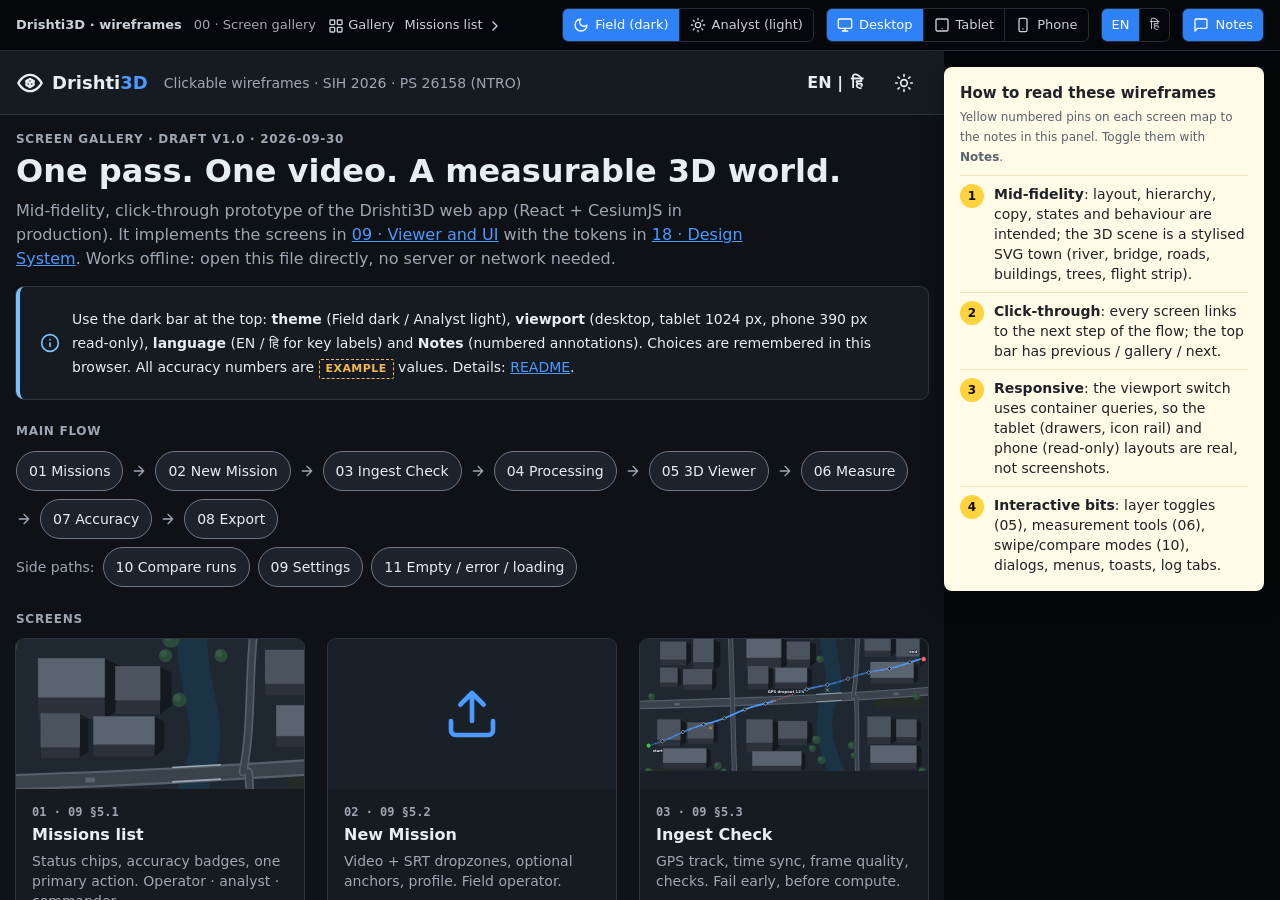
<file: docs/wireframes/index.html>
<!doctype html>
<html lang="en" data-theme="field" data-viewport="desktop">
<head>
<meta charset="utf-8">
<meta name="viewport" content="width=device-width, initial-scale=1">
<title>Drishti3D Wireframes</title>
<link rel="stylesheet" href="assets/wireframe.css">
<script src="assets/wireframe.js"></script>
</head>
<body>
<div class="stage">
<div class="device">
<div class="app">
  <header class="topbar">
    <span class="brand"><i data-icon="logo"></i><span class="wm">Drishti<b>3D</b></span></span>
    <span class="muted sm phone-hide">Clickable wireframes · SIH 2026 · PS 26158 (NTRO)</span>
    <span class="spacer"></span>
    <div class="tb-actions">
      <button type="button" class="btn btn-ghost lang-btn" data-action="lang" style="min-width:64px">EN | <span lang="hi">हि</span></button>
      <button type="button" class="btn btn-ghost btn-icon" data-action="theme" aria-label="Toggle theme"><svg class="ic" aria-hidden="true"><use href="#i-sun"/></svg></button>
    </div>
  </header>
  <main class="content">
    <div class="content-narrow stack-lg">
      <section>
        <p class="overline">Screen gallery · Draft v1.0 · 2026-09-30</p>
        <h1 style="font-size:var(--fs-display);line-height:var(--lh-display);margin-top:var(--sp-2)">One pass. One video. A measurable 3D world.</h1>
        <p class="muted" style="max-width:760px;margin-top:var(--sp-3)">Mid-fidelity, click-through prototype of the Drishti3D web app (React + CesiumJS in production). It implements the screens in <a href="../09-viewer-and-ui.md">09 · Viewer and UI</a> with the tokens in <a href="../18-design-system.md">18 · Design System</a>. Works offline: open this file directly, no server or network needed.</p>
        <div class="banner info card" style="margin-top:var(--sp-5);max-width:960px"><i data-icon="info"></i><span>Use the dark bar at the top: <strong>theme</strong> (Field dark / Analyst light), <strong>viewport</strong> (desktop, tablet 1024 px, phone 390 px read-only), <strong>language</strong> (EN / हि for key labels) and <strong>Notes</strong> (numbered annotations). Choices are remembered in this browser. All accuracy numbers are <span class="tag example">example</span> values. Details: <a href="README.md">README</a>.</span></div>
      </section>

      <section aria-labelledby="flow-t">
        <h2 id="flow-t" class="overline" style="margin-bottom:var(--sp-4)">Main flow</h2>
        <div class="flow">
          <a href="01-missions.html">01 Missions</a><i data-icon="arrowr"></i>
          <a href="02-new-mission.html">02 New Mission</a><i data-icon="arrowr"></i>
          <a href="03-ingest-check.html">03 Ingest Check</a><i data-icon="arrowr"></i>
          <a href="04-processing.html">04 Processing</a><i data-icon="arrowr"></i>
          <a href="05-viewer-3d.html">05 3D Viewer</a><i data-icon="arrowr"></i>
          <a href="06-measure.html">06 Measure</a><i data-icon="arrowr"></i>
          <a href="07-accuracy-report.html">07 Accuracy</a><i data-icon="arrowr"></i>
          <a href="08-export.html">08 Export</a>
        </div>
        <div class="flow" style="margin-top:var(--sp-3)">
          <span class="muted sm">Side paths:</span>
          <a href="10-compare.html">10 Compare runs</a>
          <a href="09-settings.html">09 Settings</a>
          <a href="11-states.html">11 Empty / error / loading</a>
        </div>
      </section>

      <section aria-labelledby="gal-t">
        <h2 id="gal-t" class="overline" style="margin-bottom:var(--sp-4)">Screens</h2>
        <div class="gallery">
          <a class="gcard" href="01-missions.html"><div class="gthumb"><div class="map" data-map="thumb" data-view="330 60 520 320"></div></div><div class="gbody"><span class="gnum">01 · 09 §5.1</span><h3>Missions list</h3><p class="muted sm">Status chips, accuracy badges, one primary action. Operator · analyst · commander.</p></div></a>
          <a class="gcard" href="02-new-mission.html"><div class="gthumb" style="display:grid;place-items:center"><svg class="ic" style="width:56px;height:56px;color:var(--accent)" aria-hidden="true"><use href="#i-upload"/></svg></div><div class="gbody"><span class="gnum">02 · 09 §5.2</span><h3>New Mission</h3><p class="muted sm">Video + SRT dropzones, optional anchors, profile. Field operator.</p></div></a>
          <a class="gcard" href="03-ingest-check.html"><div class="gthumb"><div class="map" data-map="gps" data-view="0 100 1000 460"></div></div><div class="gbody"><span class="gnum">03 · 09 §5.3</span><h3>Ingest Check</h3><p class="muted sm">GPS track, time sync, frame quality, checks. Fail early, before compute.</p></div></a>
          <a class="gcard" href="04-processing.html"><div class="gthumb"><div class="map" data-map="mosaic" data-view="0 150 800 450"></div></div><div class="gbody"><span class="gnum">04 · 09 §5.4</span><h3>Processing</h3><p class="muted sm">S0–S9 + P stage list, live 2D preview, key numbers, logs.</p></div></a>
          <a class="gcard" href="05-viewer-3d.html"><div class="gthumb"><div class="map show-conf" data-map="viewer" data-view="330 60 520 320"></div></div><div class="gbody"><span class="gnum">05 · 09 §5.5</span><h3>3D Viewer</h3><p class="muted sm">Layers, confidence overlay, toolbar, inspector, status bar.</p></div></a>
          <a class="gcard" href="06-measure.html"><div class="gthumb"><div class="map" data-map="viewer" data-view="330 60 520 320"></div></div><div class="gbody"><span class="gnum">06 · 09 §5.5 + §6</span><h3>Measurement tools</h3><p class="muted sm">Distance, height, area, volume, profile, coordinates, clip, with ± uncertainty.</p></div></a>
          <a class="gcard" href="07-accuracy-report.html"><div class="gthumb"><div class="map show-cp show-track" data-map="viewer" data-view="0 60 1000 520"></div></div><div class="gbody"><span class="gnum">07 · 09 §5.6</span><h3>Accuracy Report</h3><p class="muted sm">CE90 / LE90, before/after table, bias vs noise, doming, residuals.</p></div></a>
          <a class="gcard" href="08-export.html"><div class="gthumb" style="display:grid;place-items:center"><svg class="ic" style="width:56px;height:56px;color:var(--accent)" aria-hidden="true"><use href="#i-download"/></svg></div><div class="gbody"><span class="gnum">08 · 09 §5.7</span><h3>Export dialog</h3><p class="muted sm">LAZ, GLB/OBJ, 3D Tiles, COG, report, manifest, classification.</p></div></a>
          <a class="gcard" href="09-settings.html"><div class="gthumb" style="display:grid;place-items:center"><svg class="ic" style="width:56px;height:56px;color:var(--accent)" aria-hidden="true"><use href="#i-sliders"/></svg></div><div class="gbody"><span class="gnum">09 · 09 §5.8</span><h3>Settings</h3><p class="muted sm">Language, theme, touch mode, units &amp; CRS, uncertainty level.</p></div></a>
          <a class="gcard" href="10-compare.html"><div class="gthumb"><div class="map" data-map="offset" data-view="200 60 600 360"></div></div><div class="gbody"><span class="gnum">10 · 09 §5.5 compare</span><h3>Compare runs</h3><p class="muted sm">GNSS-only vs anchored: swipe, side-by-side, difference DSM. Demo centrepiece.</p></div></a>
          <a class="gcard" href="11-states.html"><div class="gthumb" style="display:grid;place-items:center"><svg class="ic" style="width:56px;height:56px;color:var(--warn)" aria-hidden="true"><use href="#i-alert"/></svg></div><div class="gbody"><span class="gnum">11 · 09 §12</span><h3>Empty, error &amp; loading</h3><p class="muted sm">All 09 §12 situations with copy and primary action.</p></div></a>
        </div>
      </section>

      <section aria-labelledby="tok-t">
        <h2 id="tok-t" class="overline" style="margin-bottom:var(--sp-4)">Key tokens (live for the current theme)</h2>
        <div class="swatches">
          <div class="swatch"><i style="background:var(--accent)"></i><div><strong>accent</strong><code>--accent</code></div></div>
          <div class="swatch"><i style="background:var(--ok)"></i><div><strong>ok</strong><code>--ok</code></div></div>
          <div class="swatch"><i style="background:var(--warn)"></i><div><strong>warn</strong><code>--warn</code></div></div>
          <div class="swatch"><i style="background:var(--danger)"></i><div><strong>danger</strong><code>--danger</code></div></div>
          <div class="swatch"><i style="background:var(--info)"></i><div><strong>info</strong><code>--info</code></div></div>
          <div class="swatch"><i style="background:var(--conf-high)"></i><div><strong data-i18n="conf.observedHigh">Observed – high</strong><code>#0072B2</code></div></div>
          <div class="swatch"><i style="background:color-mix(in srgb,var(--conf-low) 60%,transparent);outline:2px dotted var(--text);outline-offset:-2px"></i><div><strong data-i18n="conf.observedLow">Observed – low</strong><code>#E69F00</code></div></div>
          <div class="swatch"><i style="background:var(--hatch-inf)"></i><div><strong data-i18n="conf.inferred">Inferred</strong><code>#CC79A7 + hatch</code></div></div>
        </div>
        <p class="muted sm" style="margin-top:var(--sp-4)">Full token tables with WCAG contrast ratios: <a href="../18-design-system.md#4-colour">18 §4</a>.</p>
      </section>
    </div>
  </main>
</div>
</div>

<aside class="anno-panel" aria-label="Annotations">
  <h2>How to read these wireframes</h2>
  <div class="anno-sub">Yellow numbered pins on each screen map to the notes in this panel. Toggle them with <strong>Notes</strong>.</div>
  <ol>
    <li><strong>Mid-fidelity</strong>: layout, hierarchy, copy, states and behaviour are intended; the 3D scene is a stylised SVG town (river, bridge, roads, buildings, trees, flight strip).</li>
    <li><strong>Click-through</strong>: every screen links to the next step of the flow; the top bar has previous / gallery / next.</li>
    <li><strong>Responsive</strong>: the viewport switch uses container queries, so the tablet (drawers, icon rail) and phone (read-only) layouts are real, not screenshots.</li>
    <li><strong>Interactive bits</strong>: layer toggles (05), measurement tools (06), swipe/compare modes (10), dialogs, menus, toasts, log tabs.</li>
  </ol>
</aside>
</div>
</body>
</html>
</file>
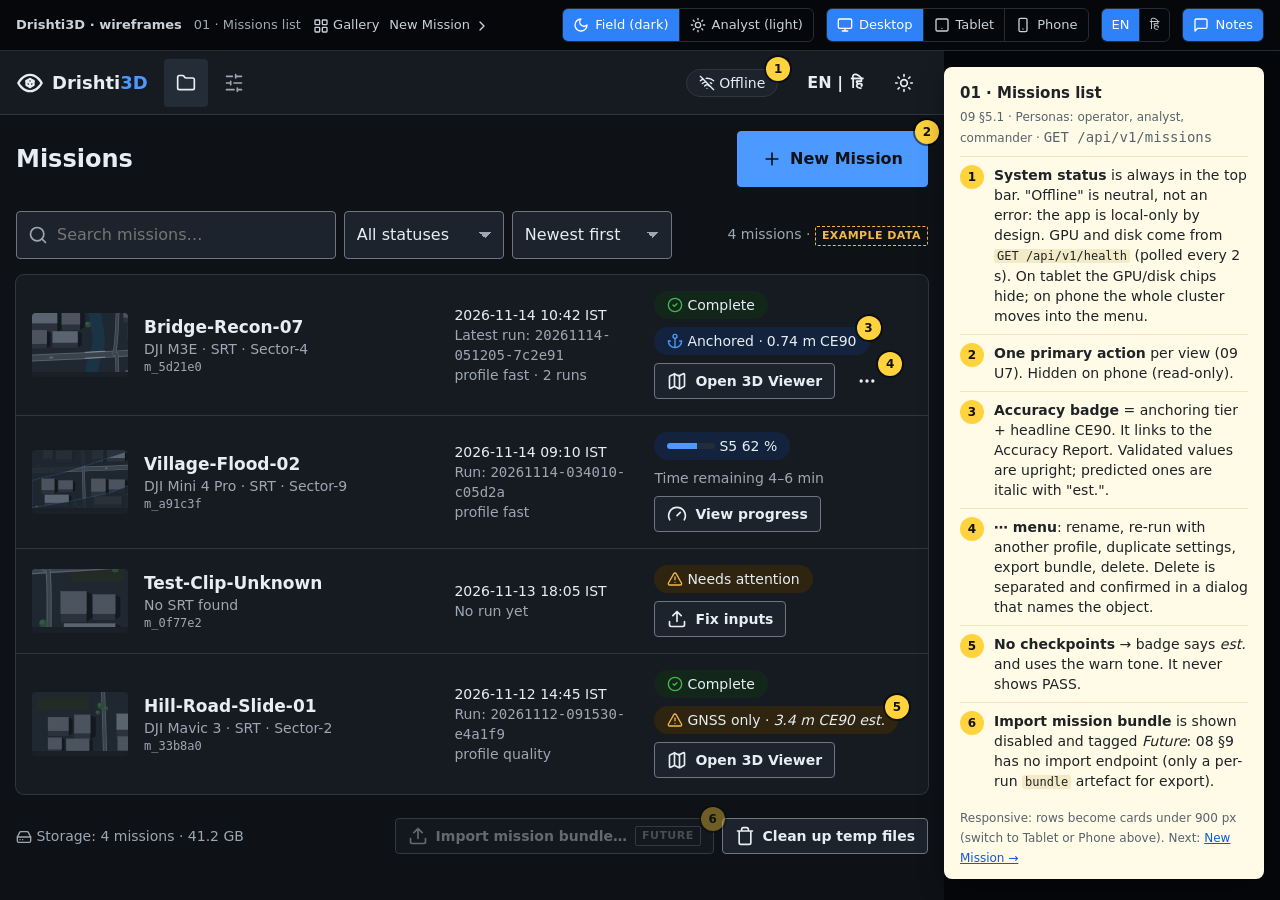
<file: docs/wireframes/01-missions.html>
<!doctype html>
<html lang="en" data-theme="field" data-viewport="desktop">
<head>
<meta charset="utf-8">
<meta name="viewport" content="width=device-width, initial-scale=1">
<title>Missions · Drishti3D wireframe</title>
<link rel="stylesheet" href="assets/wireframe.css">
<script src="assets/wireframe.js"></script>
</head>
<body>
<div class="stage">
<div class="device">
<div class="app">
  <header class="topbar">
    <a class="brand" href="01-missions.html" aria-label="Drishti3D, Missions"><i data-icon="logo"></i><span class="wm">Drishti<b>3D</b></span></a>
    <nav class="gnav" aria-label="Global">
      <a href="01-missions.html" aria-current="page"><i data-icon="folder"></i><span data-i18n="nav.missions">Missions</span></a>
      <a href="09-settings.html"><i data-icon="sliders"></i><span data-i18n="nav.settings">Settings</span></a>
    </nav>
    <span class="spacer"></span>
    <div class="sys" data-anno="1">
      <span class="chip" title="Local-only. No internet is used or needed."><i data-icon="wifioff"></i><span data-i18n="system.offline">Offline</span></span>
      <span class="chip gpu"><i data-icon="cpu"></i>GPU 12 GB</span>
      <span class="chip disk"><i data-icon="disk"></i>Disk 612 GB</span>
    </div>
    <div class="tb-actions">
      <button type="button" class="btn btn-ghost lang-btn" data-action="lang" style="min-width:64px">EN | <span lang="hi">हि</span></button>
      <button type="button" class="btn btn-ghost btn-icon" data-action="theme" aria-label="Toggle theme"><svg class="ic" aria-hidden="true"><use href="#i-sun"/></svg></button>
    </div>
  </header>

  <div class="banner ro-banner" role="note"><i data-icon="eye"></i><span><strong data-i18n="system.readOnly">Read-only on phone</strong> · Browse missions, open the 3D view and reports. Create and process missions on the ground-station laptop or tablet.</span></div>

  <main class="content">
    <div class="content-narrow">
      <div class="page-head">
        <h1 data-i18n="nav.missions">Missions</h1>
        <a class="btn btn-primary lg rw-only" href="02-new-mission.html" data-anno="2"><i data-icon="plus"></i><span data-i18n="mission.new">New Mission</span></a>
      </div>

      <div class="row-wrap" style="margin-bottom:var(--sp-5)">
        <div class="input-wrap" style="flex:1 1 280px;max-width:420px"><i data-icon="search"></i><input class="input" type="search" placeholder="Search missions…" aria-label="Search missions"></div>
        <div class="field" style="flex:0 0 160px"><select class="select" aria-label="Filter by status"><option>All statuses</option><option>Complete</option><option>Processing</option><option>Needs attention</option><option>Failed</option></select></div>
        <div class="field" style="flex:0 0 160px"><select class="select" aria-label="Sort"><option>Newest first</option><option>Oldest first</option><option>Name A–Z</option><option>Best CE90</option></select></div>
        <span class="spacer"></span>
        <span class="muted sm">4 missions · <span class="tag example">example data</span></span>
      </div>

      <div class="mlist" role="list" aria-label="Missions">
        <!-- 1 complete, anchored -->
        <div class="mrow" role="listitem">
          <a class="thumb" href="05-viewer-3d.html" aria-label="Open Bridge-Recon-07 in 3D"><div class="map" data-map="thumb" data-view="380 120 420 260"></div></a>
          <div>
            <div class="m-name">Bridge-Recon-07</div>
            <div class="muted sm">DJI M3E · SRT · Sector-4</div>
            <div class="mono muted xs">m_5d21e0</div>
          </div>
          <div class="sm">
            <div class="num">2026-11-14 10:42 IST</div>
            <div class="muted">Latest run: <span class="mono">20261114-051205-7c2e91</span></div>
            <div class="muted">profile fast · 2 runs</div>
          </div>
          <div class="sm m-src">
            <div>4K · 9 m 48 s</div>
            <div class="muted">ref ortho + DSM</div>
          </div>
          <div class="m-actions">
            <div class="row-wrap">
              <span class="chip ok"><i data-icon="check"></i><span data-i18n="status.complete">Complete</span></span>
              <a class="chip accent acc-badge" href="07-accuracy-report.html" data-anno="3" title="Anchoring tier and headline CE90 · opens Accuracy Report"><i data-icon="anchor"></i>Anchored · <span class="num">0.74 m</span> CE90</a>
            </div>
            <div class="row rel">
              <a class="btn btn-sm" href="05-viewer-3d.html"><i data-icon="map"></i><span data-i18n="viewer.open">Open 3D Viewer</span></a>
              <button type="button" class="btn btn-ghost btn-icon btn-sm" data-menu aria-haspopup="menu" aria-expanded="false" aria-label="More actions for Bridge-Recon-07" data-anno="4"><i data-icon="more"></i></button>
              <div class="menu" role="menu">
                <a role="menuitem" class="rw-only" href="02-new-mission.html"><i data-icon="refresh"></i>Re-run with another profile</a>
                <a role="menuitem" href="10-compare.html"><i data-icon="columns"></i>Compare runs</a>
                <a role="menuitem" class="rw-only" href="#" data-toast="Settings copied. Paste them into a new mission.|ok"><i data-icon="copy"></i>Duplicate settings</a>
                <a role="menuitem" class="rw-only" href="08-export.html"><i data-icon="download"></i>Export bundle…</a>
                <a role="menuitem" class="rw-only" href="#" data-toast="Renaming is inline in the product; shown here as a toast.|info"><i data-icon="file"></i>Rename</a>
                <div class="sep rw-only"></div>
                <a role="menuitem" class="danger-item rw-only" href="#" data-open-dialog="dlg-delete"><i data-icon="trash"></i>Delete mission…</a>
              </div>
            </div>
          </div>
        </div>

        <!-- 2 processing -->
        <div class="mrow" role="listitem">
          <a class="thumb" href="04-processing.html" aria-label="View progress of Village-Flood-02"><div class="map" data-map="mosaic" data-view="0 200 600 360"></div></a>
          <div>
            <div class="m-name">Village-Flood-02</div>
            <div class="muted sm">DJI Mini 4 Pro · SRT · Sector-9</div>
            <div class="mono muted xs">m_a91c3f</div>
          </div>
          <div class="sm">
            <div class="num">2026-11-14 09:10 IST</div>
            <div class="muted">Run: <span class="mono">20261114-034010-c05d2a</span></div>
            <div class="muted">profile fast</div>
          </div>
          <div class="sm m-src">
            <div>1080p · 6 m 02 s</div>
            <div class="muted">GNSS only</div>
          </div>
          <div class="m-actions">
            <div class="row-wrap">
              <span class="chip running accent" title="S5 Dense Reconstruction &amp; Mesh, 62 %"><span class="bar"><i style="width:62%"></i></span><span class="num">S5 62 %</span></span>
              <span class="muted sm"><span data-i18n="run.eta">Time remaining</span> 4–6 min</span>
            </div>
            <a class="btn btn-sm" href="04-processing.html"><i data-icon="gauge"></i>View progress</a>
          </div>
        </div>

        <!-- 3 needs attention -->
        <div class="mrow" role="listitem">
          <a class="thumb" href="02-new-mission.html" aria-label="Fix inputs of Test-Clip-Unknown"><div class="map" data-map="thumb" data-view="700 300 300 180"></div></a>
          <div>
            <div class="m-name">Test-Clip-Unknown</div>
            <div class="muted sm">No SRT found</div>
            <div class="mono muted xs">m_0f77e2</div>
          </div>
          <div class="sm">
            <div class="num">2026-11-13 18:05 IST</div>
            <div class="muted">No run yet</div>
          </div>
          <div class="sm m-src">
            <div>4K · 3 m 12 s</div>
            <div class="muted">—</div>
          </div>
          <div class="m-actions">
            <span class="chip warn"><i data-icon="alert"></i><span data-i18n="status.attention">Needs attention</span></span>
            <a class="btn btn-sm rw-only" href="11-states.html#no-telemetry"><i data-icon="upload"></i>Fix inputs</a>
          </div>
        </div>

        <!-- 4 complete, GNSS only, estimated -->
        <div class="mrow" role="listitem">
          <a class="thumb" href="05-viewer-3d.html" aria-label="Open Hill-Road-Slide-01 in 3D"><div class="map" data-map="thumb" data-view="0 0 420 260"></div></a>
          <div>
            <div class="m-name">Hill-Road-Slide-01</div>
            <div class="muted sm">DJI Mavic 3 · SRT · Sector-2</div>
            <div class="mono muted xs">m_33b8a0</div>
          </div>
          <div class="sm">
            <div class="num">2026-11-12 14:45 IST</div>
            <div class="muted">Run: <span class="mono">20261112-091530-e4a1f9</span></div>
            <div class="muted">profile quality</div>
          </div>
          <div class="sm m-src">
            <div>4K · 7 m 30 s</div>
            <div class="muted">no checkpoints</div>
          </div>
          <div class="m-actions">
            <div class="row-wrap">
              <span class="chip ok"><i data-icon="check"></i>Complete</span>
              <a class="chip warn acc-badge est" href="11-states.html#no-checkpoints" title="Predicted from anchoring residuals; not validated with checkpoints" data-anno="5"><i data-icon="alert"></i>GNSS only · <span class="val num">3.4 m CE90 est.</span></a>
            </div>
            <a class="btn btn-sm" href="05-viewer-3d.html"><i data-icon="map"></i>Open 3D Viewer</a>
          </div>
        </div>
      </div>

      <div class="row-wrap" style="margin-top:var(--sp-7)">
        <span class="muted sm"><i data-icon="disk" class="ic-sm"></i> Storage: 4 missions · 41.2 GB</span>
        <span class="spacer"></span>
        <button type="button" class="btn btn-sm rw-only" aria-disabled="true" title="Future: no import endpoint in the API yet (08 §9)" data-anno="6"><i data-icon="upload"></i>Import mission bundle… <span class="tag future">future</span></button>
        <a class="btn btn-sm rw-only" href="11-states.html#disk-low"><i data-icon="trash"></i>Clean up temp files</a>
      </div>
    </div>
  </main>

  <dialog class="dlg" id="dlg-delete" aria-labelledby="dlg-delete-t">
    <div class="dlg-head"><h2 id="dlg-delete-t">Delete Bridge-Recon-07?</h2><button type="button" class="btn btn-ghost btn-icon" data-close aria-label="Close"><i data-icon="x"></i></button></div>
    <div class="dlg-body stack">
      <p>This permanently removes the mission, its <strong>2 runs</strong> and all their files (38.6 GB) from this machine. Exports already copied elsewhere are not affected.</p>
      <p class="muted sm">API: <span class="mono">DELETE /api/v1/runs/{run_id}?confirm=true</span> for each run. A running job must be cancelled first (409).</p>
    </div>
    <div class="dlg-foot"><button type="button" class="btn btn-danger" data-close data-toast="Bridge-Recon-07 deleted (prototype: nothing was removed).|warn"><i data-icon="trash"></i>Delete mission</button><span class="spacer"></span><button type="button" class="btn" data-close data-i18n="common.cancel">Cancel</button></div>
  </dialog>
</div>
</div>

<aside class="anno-panel" aria-label="Annotations">
  <h2>01 · Missions list</h2>
  <div class="anno-sub">09 §5.1 · Personas: operator, analyst, commander · <span class="mono">GET /api/v1/missions</span></div>
  <ol>
    <li><strong>System status</strong> is always in the top bar. "Offline" is neutral, not an error: the app is local-only by design. GPU and disk come from <code>GET /api/v1/health</code> (polled every 2 s). On tablet the GPU/disk chips hide; on phone the whole cluster moves into the menu.</li>
    <li><strong>One primary action</strong> per view (09 U7). Hidden on phone (read-only).</li>
    <li><strong>Accuracy badge</strong> = anchoring tier + headline CE90. It links to the Accuracy Report. Validated values are upright; predicted ones are italic with "est.".</li>
    <li><strong>⋯ menu</strong>: rename, re-run with another profile, duplicate settings, export bundle, delete. Delete is separated and confirmed in a dialog that names the object.</li>
    <li><strong>No checkpoints</strong> → badge says <em>est.</em> and uses the warn tone. It never shows PASS.</li>
    <li><strong>Import mission bundle</strong> is shown disabled and tagged <em>Future</em>: 08 §9 has no import endpoint (only a per-run <code>bundle</code> artefact for export).</li>
  </ol>
  <p class="anno-sub" style="margin-top:8px">Responsive: rows become cards under 900 px (switch to Tablet or Phone above). Next: <a href="02-new-mission.html">New Mission →</a></p>
</aside>
</div>
</body>
</html>
</file>
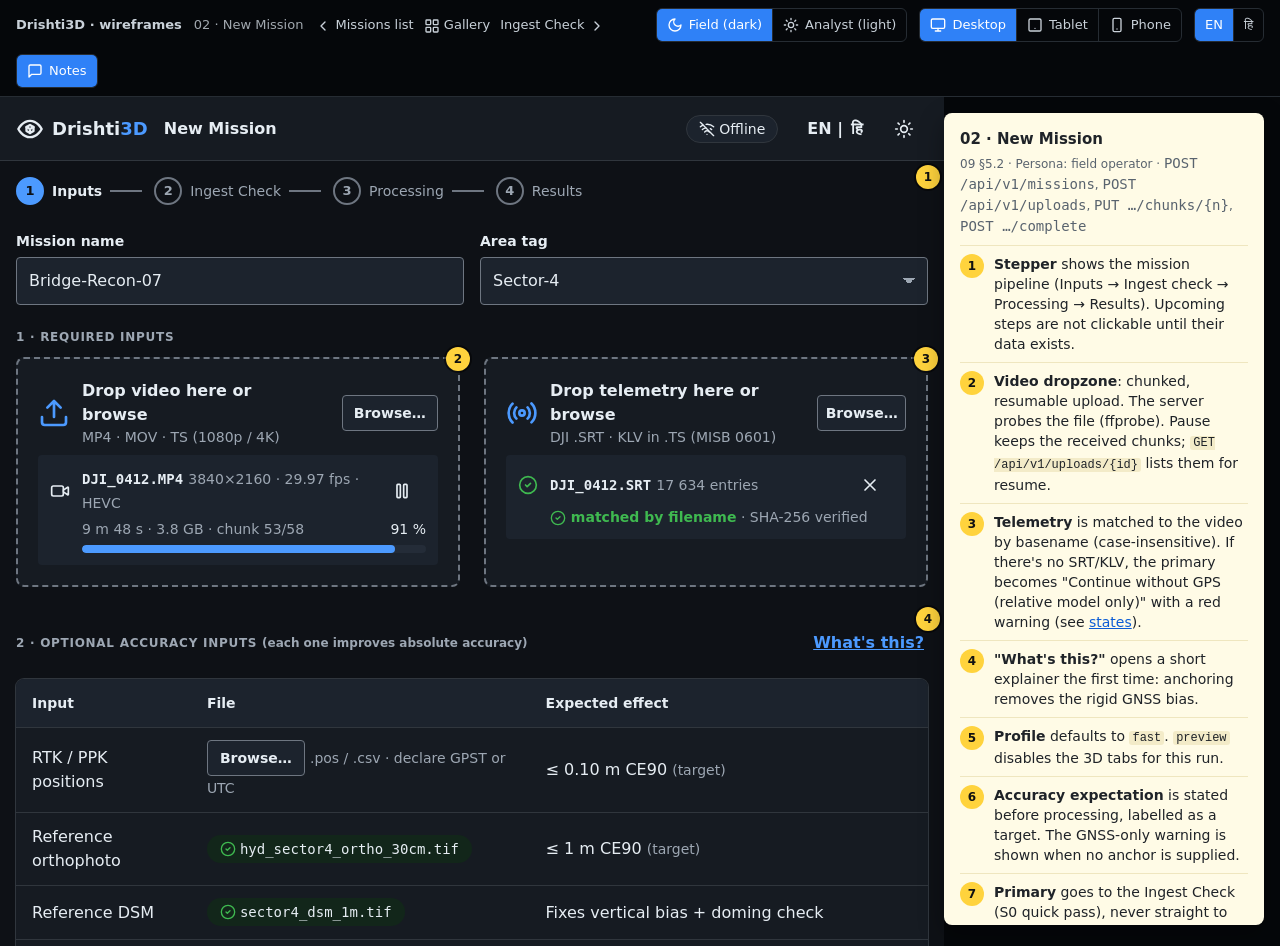
<file: docs/wireframes/02-new-mission.html>
<!doctype html>
<html lang="en" data-theme="field" data-viewport="desktop">
<head>
<meta charset="utf-8">
<meta name="viewport" content="width=device-width, initial-scale=1">
<title>New Mission · Drishti3D wireframe</title>
<link rel="stylesheet" href="assets/wireframe.css">
<script src="assets/wireframe.js"></script>
</head>
<body>
<div class="stage">
<div class="device">
<div class="app">
  <header class="topbar">
    <a class="brand" href="01-missions.html" aria-label="Drishti3D, Missions"><i data-icon="logo"></i><span class="wm">Drishti<b>3D</b></span></a>
    <nav class="crumb" aria-label="Breadcrumb"><a class="crumb-root" href="01-missions.html"><i data-icon="chevl"></i><span data-i18n="nav.missions">Missions</span></a><span class="crumb-root">/</span><strong data-i18n="mission.new">New Mission</strong></nav>
    <span class="spacer"></span>
    <div class="sys"><span class="chip"><i data-icon="wifioff"></i><span data-i18n="system.offline">Offline</span></span><span class="chip disk"><i data-icon="disk"></i>Disk 612 GB</span></div>
    <div class="tb-actions">
      <button type="button" class="btn btn-ghost lang-btn" data-action="lang" style="min-width:64px">EN | <span lang="hi">हि</span></button>
      <button type="button" class="btn btn-ghost btn-icon" data-action="theme" aria-label="Toggle theme"><svg class="ic" aria-hidden="true"><use href="#i-sun"/></svg></button>
    </div>
  </header>

  <main class="content">
    <div class="content-narrow" style="max-width:1180px">
      <div class="phone-block empty card" style="margin-bottom:var(--sp-7)">
        <i data-icon="lock"></i>
        <h2>New missions can't be created on a phone</h2>
        <p class="muted">Phones are read-only viewers. Use the ground-station laptop, or the tablet on the same local network.</p>
        <a class="btn" href="01-missions.html"><i data-icon="chevl"></i>Back to missions</a>
      </div>

      <div class="phone-hide">
      <ol class="stepper" aria-label="Mission steps" data-anno="1">
        <li aria-current="step"><span class="n">1</span><span class="lbl">Inputs</span></li>
        <li><span class="n">2</span><span class="lbl" data-i18n="ingest.title">Ingest Check</span></li>
        <li><span class="n">3</span><span class="lbl">Processing</span></li>
        <li><span class="n">4</span><span class="lbl">Results</span></li>
      </ol>

      <div class="grid g-2" style="margin-bottom:var(--sp-7);gap:var(--sp-5)">
        <div class="field"><label for="mname">Mission name</label><input id="mname" class="input" value="Bridge-Recon-07"></div>
        <div class="field"><label for="area">Area tag</label><select id="area" class="select"><option>Sector-4</option><option>Sector-9</option><option>+ New tag…</option></select></div>
      </div>

      <h2 class="overline" style="margin-bottom:var(--sp-4)">1 · Required inputs</h2>
      <div class="grid g-2" style="margin-bottom:var(--sp-8)">
        <div class="dropzone" data-anno="2" role="group" aria-label="Video">
          <div class="dz-call"><i data-icon="upload"></i><div><strong data-i18n="upload.drop">Drop video here or browse</strong><div class="muted sm">MP4 · MOV · TS (1080p / 4K)</div></div><span class="spacer"></span><button type="button" class="btn btn-sm">Browse…</button></div>
          <div class="file-row">
            <i data-icon="video"></i>
            <div><strong class="mono">DJI_0412.MP4</strong> <span class="muted sm">3840×2160 · 29.97 fps · HEVC</span></div>
            <button type="button" class="btn btn-ghost btn-icon btn-sm" aria-label="Pause upload" data-toast="Upload paused at 91 %. It will resume from here.|info"><i data-icon="pause"></i></button>
            <div class="fr-meta">
              <div class="row sm" style="justify-content:space-between"><span class="muted">9 m 48 s · 3.8 GB · chunk 53/58</span><span class="num">91 %</span></div>
              <div class="progress" style="margin-top:6px" role="progressbar" aria-valuenow="91" aria-valuemin="0" aria-valuemax="100" aria-label="Video upload"><i style="width:91%"></i></div>
            </div>
          </div>
        </div>
        <div class="dropzone" data-anno="3" role="group" aria-label="Telemetry">
          <div class="dz-call"><i data-icon="radio"></i><div><strong>Drop telemetry here or browse</strong><div class="muted sm">DJI .SRT · KLV in .TS (MISB 0601)</div></div><span class="spacer"></span><button type="button" class="btn btn-sm">Browse…</button></div>
          <div class="file-row">
            <i data-icon="check" class="ok"></i>
            <div><strong class="mono">DJI_0412.SRT</strong> <span class="muted sm">17 634 entries</span></div>
            <button type="button" class="btn btn-ghost btn-icon btn-sm" aria-label="Remove file"><i data-icon="x"></i></button>
            <div class="fr-meta sm"><span class="pass" style="font-weight:600"><i data-icon="check"></i> matched by filename</span> <span class="muted">· SHA-256 verified</span></div>
          </div>
        </div>
      </div>

      <div class="row" style="margin-bottom:var(--sp-4)">
        <h2 class="overline">2 · Optional accuracy inputs <span class="muted" style="text-transform:none;letter-spacing:0">(each one improves absolute accuracy)</span></h2>
        <span class="spacer"></span>
        <button type="button" class="btn btn-link" data-open-dialog="dlg-why" data-anno="4">What's this?</button>
      </div>
      <div class="table-wrap" style="margin-bottom:var(--sp-8)">
        <table class="t">
          <thead><tr><th scope="col">Input</th><th scope="col">File</th><th scope="col">Expected effect</th></tr></thead>
          <tbody>
            <tr><td>RTK / PPK positions</td><td><button type="button" class="btn btn-sm">Browse…</button> <span class="muted sm">.pos / .csv · declare GPST or UTC</span></td><td>≤ 0.10 m CE90 <span class="muted sm">(target)</span></td></tr>
            <tr><td>Reference orthophoto</td><td><span class="chip ok"><i data-icon="check"></i><span class="mono">hyd_sector4_ortho_30cm.tif</span></span></td><td>≤ 1 m CE90 <span class="muted sm">(target)</span></td></tr>
            <tr><td>Reference DSM</td><td><span class="chip ok"><i data-icon="check"></i><span class="mono">sector4_dsm_1m.tif</span></span></td><td>Fixes vertical bias + doming check</td></tr>
            <tr><td>GCP / known point(s)</td><td><button type="button" class="btn btn-sm">Browse…</button> <button type="button" class="btn btn-ghost btn-sm"><i data-icon="plus"></i>Add</button></td><td>1 point removes most of the offset. <span class="muted sm">role=check points are held out.</span></td></tr>
            <tr><td>Camera intrinsics</td><td><button type="button" class="btn btn-sm">Browse…</button> <span class="muted sm">.json / .yaml</span></td><td>Locks lens model (reduces doming)</td></tr>
            <tr><td>CORS / GAGAN log</td><td><button type="button" class="btn btn-sm">Browse…</button></td><td>Corrected GNSS (see 06)</td></tr>
          </tbody>
        </table>
      </div>

      <h2 class="overline" style="margin-bottom:var(--sp-4)">3 · Processing profile</h2>
      <div class="grid g-3" style="gap:var(--sp-4);margin-bottom:var(--sp-5)" role="radiogroup" aria-label="Processing profile" data-anno="5">
        <label class="opt profile-opt"><input type="radio" name="profile"><span class="opt-body"><strong>preview</strong><small>2D mosaic only · seconds · no 3D</small></span></label>
        <label class="opt profile-opt"><input type="radio" name="profile" checked><span class="opt-body"><strong>fast <span class="chip" style="min-height:20px;padding:0 8px;font-size:12px">default</span></strong><small>Metric 3D · target ≤ 15 min for a 10-min 4K clip</small></span></label>
        <label class="opt profile-opt"><input type="radio" name="profile"><span class="opt-body"><strong>quality</strong><small>Maximum detail · no time limit</small></span></label>
      </div>
      <div class="grid g-2" style="gap:var(--sp-2) var(--sp-7);margin-bottom:var(--sp-7)">
        <label class="opt"><input type="checkbox" checked><span class="opt-body">Build photoreal splat layer (S7)<small>Display only · runs after the metric product</small></span></label>
        <label class="opt"><input type="checkbox" checked><span class="opt-body">Mask vehicles and people (S2)<small>Recommended for roads and settlements</small></span></label>
        <div class="field"><label for="crs">Output CRS</label><select id="crs" class="select"><option>Auto (UTM 44N · EPSG:32644)</option><option>WGS 84 (EPSG:4326)</option></select></div>
        <div class="field"><label for="hts">Heights</label><select id="hts" class="select"><option>Orthometric (EGM2008)</option><option>Ellipsoidal (WGS 84)</option></select></div>
      </div>

      <div class="banner ok card" style="margin-bottom:var(--sp-5)" data-anno="6"><i data-icon="anchor"></i><span><strong>Anchoring available:</strong> reference ortho + DSM overlap the SRT track (98 % of the footprint). Expected absolute accuracy ≤ 1 m CE90 (target). Relative measurements are unaffected by anchoring.</span></div>
      <details class="sm muted" style="margin-bottom:var(--sp-7)"><summary style="cursor:pointer;min-height:32px">Show the warning you'd see without any anchor</summary>
        <div class="banner warn card" style="margin-top:var(--sp-3)"><i data-icon="alert"></i><span>No reference ortho, DSM, RTK or GCP given: absolute accuracy will be <strong>GNSS-only (about 3–7 m CE90)</strong>. Relative measurements (lengths, areas, volumes) are unaffected.</span></div>
      </details>

      <div class="row" style="border-top:1px solid var(--border);padding-top:var(--sp-5)">
        <a class="btn" href="01-missions.html" data-i18n="common.cancel">Cancel</a>
        <span class="spacer"></span>
        <span class="muted sm phone-hide">Uploads continue in the background</span>
        <a class="btn btn-primary lg" href="03-ingest-check.html" data-anno="7"><span data-i18n="mission.checkInputs">Check inputs</span><i data-icon="arrowr"></i></a>
      </div>
      </div>
    </div>
  </main>

  <dialog class="dlg" id="dlg-why" aria-labelledby="why-t">
    <div class="dlg-head"><h2 id="why-t">Why an anchor matters</h2><button type="button" class="btn btn-ghost btn-icon" data-close aria-label="Close"><i data-icon="x"></i></button></div>
    <div class="dlg-body stack">
      <p>Consumer drone GPS places the model a few metres off, but the error is mostly a <strong>rigid shift</strong> (the same offset everywhere). One good anchor, such as a reference orthophoto, DSM, RTK/PPK track or a single known point, removes most of it.</p>
      <p>Shapes, lengths, areas and volumes (<em>relative</em> accuracy) are good either way. Anchoring changes <em>where on Earth</em> the model sits (<em>absolute</em> accuracy).</p>
      <p class="muted sm">Source: Zhang et al. 2019 (vertical bias 3.93 m with 0.18 m spread). Details in docs 06 §1 and §11.</p>
    </div>
    <div class="dlg-foot"><span class="spacer"></span><button type="button" class="btn btn-primary" data-close>Got it</button></div>
  </dialog>
</div>
</div>

<aside class="anno-panel" aria-label="Annotations">
  <h2>02 · New Mission</h2>
  <div class="anno-sub">09 §5.2 · Persona: field operator · <span class="mono">POST /api/v1/missions</span>, <span class="mono">POST /api/v1/uploads</span>, <span class="mono">PUT …/chunks/{n}</span>, <span class="mono">POST …/complete</span></div>
  <ol>
    <li><strong>Stepper</strong> shows the mission pipeline (Inputs → Ingest check → Processing → Results). Upcoming steps are not clickable until their data exists.</li>
    <li><strong>Video dropzone</strong>: chunked, resumable upload. The server probes the file (ffprobe). Pause keeps the received chunks; <code>GET /api/v1/uploads/{id}</code> lists them for resume.</li>
    <li><strong>Telemetry</strong> is matched to the video by basename (case-insensitive). If there's no SRT/KLV, the primary becomes "Continue without GPS (relative model only)" with a red warning (see <a href="11-states.html#no-telemetry">states</a>).</li>
    <li><strong>"What's this?"</strong> opens a short explainer the first time: anchoring removes the rigid GNSS bias.</li>
    <li><strong>Profile</strong> defaults to <code>fast</code>. <code>preview</code> disables the 3D tabs for this run.</li>
    <li><strong>Accuracy expectation</strong> is stated before processing, labelled as a target. The GNSS-only warning is shown when no anchor is supplied.</li>
    <li><strong>Primary</strong> goes to the Ingest Check (S0 quick pass), never straight to processing (09 U1). Calls <code>POST /api/v1/missions/{id}/ingest-check</code>.</li>
  </ol>
  <p class="anno-sub" style="margin-top:8px">Next: <a href="03-ingest-check.html">Ingest Check →</a></p>
</aside>
</div>
</body>
</html>
</file>
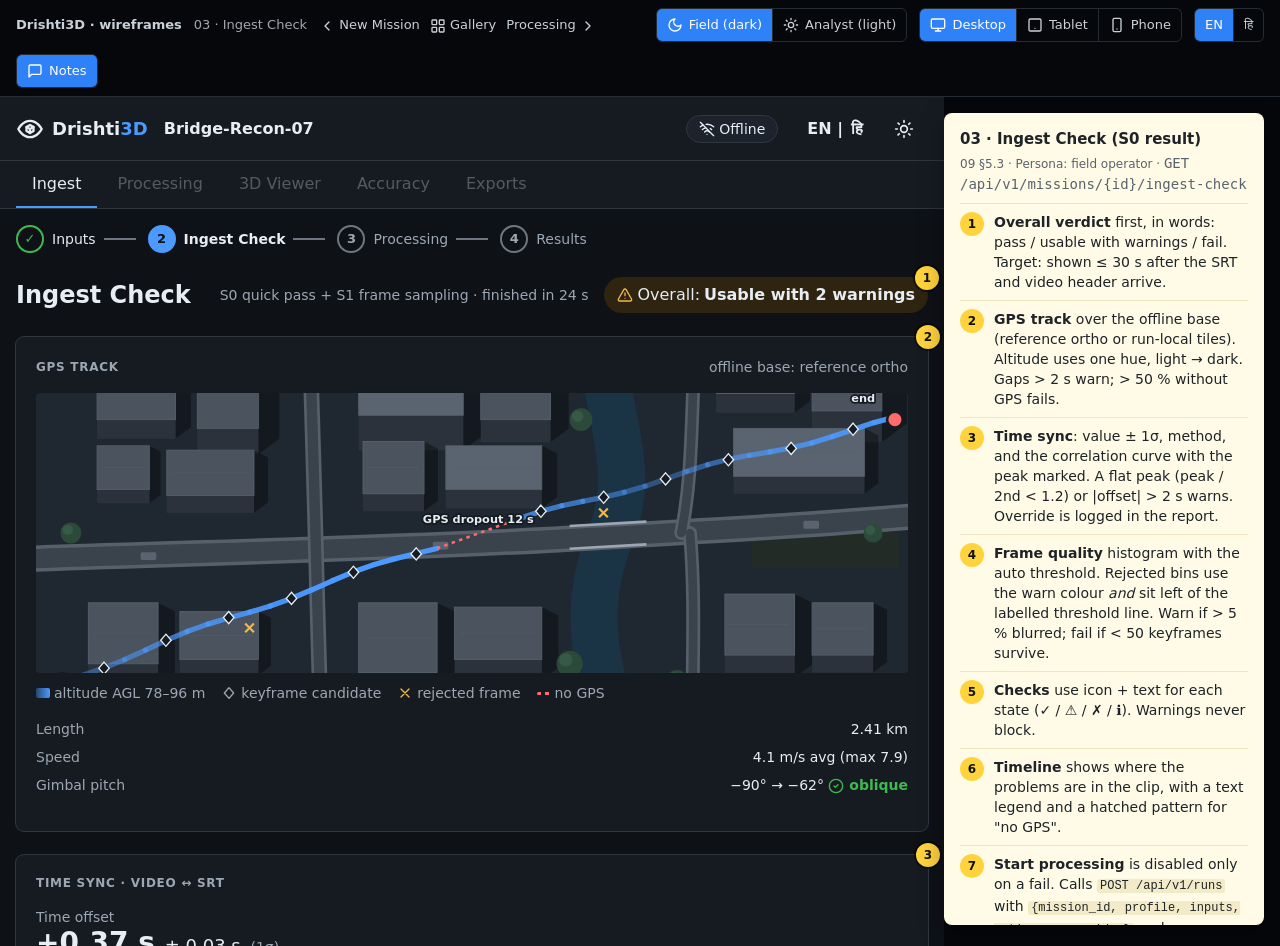
<file: docs/wireframes/03-ingest-check.html>
<!doctype html>
<html lang="en" data-theme="field" data-viewport="desktop">
<head>
<meta charset="utf-8">
<meta name="viewport" content="width=device-width, initial-scale=1">
<title>Ingest Check · Drishti3D wireframe</title>
<link rel="stylesheet" href="assets/wireframe.css">
<script src="assets/wireframe.js"></script>
</head>
<body>
<div class="stage">
<div class="device">
<div class="app">
  <header class="topbar">
    <a class="brand" href="01-missions.html" aria-label="Drishti3D, Missions"><i data-icon="logo"></i><span class="wm">Drishti<b>3D</b></span></a>
    <nav class="crumb" aria-label="Breadcrumb"><a class="crumb-root" href="01-missions.html"><i data-icon="chevl"></i><span data-i18n="nav.missions">Missions</span></a><span class="crumb-root">/</span><strong>Bridge-Recon-07</strong></nav>
    <span class="spacer"></span>
    <div class="sys"><span class="chip"><i data-icon="wifioff"></i><span data-i18n="system.offline">Offline</span></span><span class="chip gpu"><i data-icon="cpu"></i>GPU 12 GB</span><span class="chip disk"><i data-icon="disk"></i>Disk 608 GB</span></div>
    <div class="tb-actions">
      <button type="button" class="btn btn-ghost lang-btn" data-action="lang" style="min-width:64px">EN | <span lang="hi">हि</span></button>
      <button type="button" class="btn btn-ghost btn-icon" data-action="theme" aria-label="Toggle theme"><svg class="ic" aria-hidden="true"><use href="#i-sun"/></svg></button>
    </div>
  </header>
  <nav class="mtabs" aria-label="Mission sections">
    <a href="03-ingest-check.html" aria-current="page"><span data-i18n="tab.ingest">Ingest</span></a>
    <a href="04-processing.html" aria-disabled="true" title="Available after you start processing"><span data-i18n="tab.processing">Processing</span></a>
    <a href="05-viewer-3d.html" aria-disabled="true" title="Available after S8 publishes tiles"><span data-i18n="tab.viewer">3D Viewer</span></a>
    <a href="07-accuracy-report.html" aria-disabled="true" title="Available after S9"><span data-i18n="tab.accuracy">Accuracy</span></a>
    <a href="08-export.html" aria-disabled="true" title="Available after S8"><span data-i18n="tab.exports">Exports</span></a>
  </nav>
  <div class="banner ro-banner" role="note"><i data-icon="eye"></i><span><strong data-i18n="system.readOnly">Read-only on phone</strong> · Start processing from the laptop or tablet.</span></div>

  <main class="content">
    <div class="content-narrow">
      <ol class="stepper" aria-label="Mission steps">
        <li class="done"><a href="02-new-mission.html"><span class="n">✓</span></a><span class="lbl">Inputs</span></li>
        <li aria-current="step"><span class="n">2</span><span class="lbl" data-i18n="ingest.title">Ingest Check</span></li>
        <li><span class="n">3</span><span class="lbl">Processing</span></li>
        <li><span class="n">4</span><span class="lbl">Results</span></li>
      </ol>
      <div class="page-head">
        <h1 data-i18n="ingest.title">Ingest Check</h1>
        <span class="muted sm">S0 quick pass + S1 frame sampling · finished in 24 s</span>
        <span class="chip warn" data-anno="1" style="min-height:36px;font-size:var(--fs-body)"><i data-icon="alert"></i>Overall: <strong data-i18n="ingest.usable2">Usable with 2 warnings</strong></span>
      </div>

      <div class="grid g-main-side">
        <section class="card" aria-labelledby="gps-t" data-anno="2">
          <div class="card-head"><h2 id="gps-t" class="overline">GPS track</h2><span class="muted sm">offline base: reference ortho</span></div>
          <div class="map" data-map="gps" data-label="GPS track over the reference orthophoto with a 12 second dropout" style="height:280px;border-radius:var(--r-sm);overflow:hidden;background:var(--map-bg)"></div>
          <div class="chart-legend">
            <span><i style="background:linear-gradient(90deg,color-mix(in srgb,var(--accent) 35%,transparent),var(--accent))"></i>altitude AGL 78–96 m</span>
            <span><svg class="ic ic-sm" viewBox="0 0 24 24" aria-hidden="true"><path d="M12 4l7 8-7 8-7-8z"/></svg>keyframe candidate</span>
            <span style="color:var(--warn)"><i data-icon="x" class="ic-sm"></i><span style="color:var(--text-muted)">rejected frame</span></span>
            <span><i style="background:repeating-linear-gradient(90deg,var(--danger) 0 4px,transparent 4px 8px);height:3px"></i>no GPS</span>
          </div>
          <dl class="kv" style="margin-top:var(--sp-4)">
            <dt>Length</dt><dd>2.41 km</dd>
            <dt>Speed</dt><dd>4.1 m/s avg (max 7.9)</dd>
            <dt>Gimbal pitch</dt><dd>−90° → −62° <span class="pass"><i data-icon="check"></i> oblique</span></dd>
          </dl>
        </section>

        <section class="card" aria-labelledby="sync-t" data-anno="3">
          <div class="card-head"><h2 id="sync-t" class="overline">Time sync · video ↔ SRT</h2></div>
          <div class="row" style="align-items:baseline;gap:var(--sp-3)">
            <span class="muted sm" data-i18n="ingest.timeOffset">Time offset</span>
          </div>
          <div style="font-size:var(--fs-num-lg);line-height:var(--lh-num-lg);font-weight:600" class="num">+0.37 s <span style="font-size:18px;font-weight:500">± 0.03 s</span> <span class="muted sm" style="font-weight:400">(1σ)</span></div>
          <p class="muted sm">Method: GPS speed vs optical-flow speed cross-correlation</p>
          <svg class="chart" viewBox="0 0 360 185" role="img" aria-label="Correlation versus lag. Sharp peak at +0.37 seconds, correlation 0.97.">
            <g class="grid"><line x1="40" y1="20" x2="340" y2="20"/><line x1="40" y1="85" x2="340" y2="85"/></g>
            <g class="axis"><line x1="40" y1="150" x2="340" y2="150"/><line x1="40" y1="20" x2="40" y2="150"/></g>
            <text x="34" y="24" text-anchor="end">1.0</text><text x="34" y="89" text-anchor="end">0.5</text><text x="34" y="154" text-anchor="end">0</text>
            <text x="40" y="168" text-anchor="middle">−2</text><text x="115" y="168" text-anchor="middle">−1</text><text x="190" y="168" text-anchor="middle">0</text><text x="265" y="168" text-anchor="middle">+1</text><text x="340" y="168" text-anchor="middle">+2</text>
            <text x="190" y="184" text-anchor="middle">Lag (s)</text>
            <text x="8" y="12">Correlation</text>
            <polyline class="s-line" points="40,143.5 77.5,139.6 115,130.5 152.5,111 190,69.4 205,39.5 217.75,23.9 231.25,42.1 250,85 280,121.4 310,137 340,142.2"/>
            <line x1="217.75" y1="24" x2="217.75" y2="150" style="stroke:var(--accent);stroke-dasharray:3 3"/>
            <circle class="peak" cx="217.75" cy="23.9" r="6"><title>Peak: lag +0.37 s, correlation 0.97</title></circle>
            <text class="t-strong" x="226" y="18">+0.37 s</text>
          </svg>
          <p class="sm"><span class="pass"><i data-icon="check"></i> Peak sharpness: good</span> <span class="muted">(peak / 2nd peak 3.4)</span></p>
          <button type="button" class="btn btn-sm rw-only" style="margin-top:var(--sp-3)" data-open-dialog="dlg-offset">Override offset…</button>
        </section>

        <section class="card" aria-labelledby="fq-t" data-anno="4">
          <div class="card-head"><h2 id="fq-t" class="overline" data-i18n="ingest.frameQuality">Frame quality</h2><span class="muted sm">variance of Laplacian, per 1 s</span></div>
          <svg class="chart" viewBox="0 0 360 190" role="img" aria-label="Histogram of frame sharpness. Three low-sharpness bins fall below the automatic rejection threshold.">
            <g class="grid"><line x1="40" y1="25" x2="340" y2="25"/><line x1="40" y1="87.5" x2="340" y2="87.5"/></g>
            <g class="axis"><line x1="40" y1="150" x2="340" y2="150"/></g>
            <text x="34" y="29" text-anchor="end">100</text><text x="34" y="91" text-anchor="end">50</text><text x="34" y="154" text-anchor="end">0</text>
            <text x="8" y="12">Seconds</text>
            <rect class="bar rej" x="42" y="145" width="26" height="5" rx="2"><title>Bin 1: 4 s (rejected)</title></rect>
            <rect class="bar rej" x="72" y="140" width="26" height="10" rx="2"><title>Bin 2: 8 s (rejected)</title></rect>
            <rect class="bar rej" x="102" y="135" width="26" height="15" rx="2"><title>Bin 3: 12 s (rejected)</title></rect>
            <rect class="bar" x="132" y="112.5" width="26" height="37.5" rx="2"><title>Bin 4: 30 s</title></rect>
            <rect class="bar" x="162" y="72.5" width="26" height="77.5" rx="2"><title>Bin 5: 62 s</title></rect>
            <rect class="bar" x="192" y="40" width="26" height="110" rx="2"><title>Bin 6: 88 s</title></rect>
            <rect class="bar" x="222" y="30" width="26" height="120" rx="2"><title>Bin 7: 96 s</title></rect>
            <rect class="bar" x="252" y="57.5" width="26" height="92.5" rx="2"><title>Bin 8: 74 s</title></rect>
            <rect class="bar" x="282" y="100" width="26" height="50" rx="2"><title>Bin 9: 40 s</title></rect>
            <rect class="bar" x="312" y="127.5" width="26" height="22.5" rx="2"><title>Bin 10: 18 s</title></rect>
            <line class="thresh" x1="130" y1="18" x2="130" y2="156"/>
            <text x="134" y="16" style="fill:var(--warn)">rejection threshold (auto)</text>
            <text x="190" y="172" text-anchor="middle">Sharpness →</text>
          </svg>
          <p class="sm">Keep <strong class="num">≈ 912</strong> keyframes (≈ 1.5 fps) · <span class="muted">7 % of frames blurred</span></p>
        </section>

        <section class="card" aria-labelledby="chk-t" data-anno="5">
          <div class="card-head"><h2 id="chk-t" class="overline">Checks</h2><span class="muted sm">6 pass · 2 warn · 0 fail</span></div>
          <ul class="checks">
            <li><i data-icon="check" class="ok"></i><span>Video decodable, 29.97 fps CFR</span></li>
            <li><i data-icon="check" class="ok"></i><span>SRT entries match frame count (±2)</span></li>
            <li><i data-icon="alert" class="warn"></i><span><strong>GPS dropout 12 s</strong> at 04:31–04:43 <span class="muted">· frames there will rely on visual poses only</span></span></li>
            <li><i data-icon="alert" class="warn"></i><span><strong>7 % frames blurred</strong> (&gt; 5 % threshold) <span class="muted">· removed at S1</span></span></li>
            <li><i data-icon="check" class="ok"></i><span>Oblique segment present (doming risk reduced)</span></li>
            <li><i data-icon="check" class="ok"></i><span>Altitude variation 18 m</span></li>
            <li><i data-icon="info" class="info"></i><span>Rolling shutter: camera model "DJI M3E" known</span></li>
            <li><i data-icon="info" class="info"></i><span>Burned-in OSD overlay: none detected</span></li>
          </ul>
          <p class="muted sm" style="margin-top:var(--sp-3)">Warnings never block processing. They are carried into the Accuracy Report.</p>
        </section>
      </div>

      <section class="card" style="margin-top:var(--sp-7)" aria-labelledby="tl-t" data-anno="6">
        <div class="card-head"><h2 id="tl-t" class="overline">Timeline</h2><span class="muted sm num">00:00 – 09:48</span></div>
        <div class="timeline" role="img" aria-label="Timeline: mostly usable, two blurred segments, one 12 second GPS gap at 04:31">
          <i class="u" style="width:20%"></i><i class="b" style="width:4%"></i><i class="u" style="width:22%"></i><i class="g" style="width:2%"></i><i class="u" style="width:24%"></i><i class="b" style="width:3%"></i><i class="u" style="width:25%"></i>
        </div>
        <div class="row-wrap sm muted" style="justify-content:space-between;margin-top:var(--sp-3)">
          <span class="num">00:00</span>
          <span class="row" style="gap:var(--sp-5)"><span class="row" style="gap:6px"><i style="width:14px;height:10px;background:var(--ok);opacity:.75;display:inline-block;border-radius:2px"></i>usable</span><span class="row" style="gap:6px"><i style="width:14px;height:10px;background:var(--warn);display:inline-block;border-radius:2px"></i>blurred</span><span class="row" style="gap:6px"><i style="width:14px;height:10px;display:inline-block;border:1px solid var(--danger);background:repeating-linear-gradient(45deg,var(--danger) 0 2px,transparent 2px 5px)"></i>no GPS</span></span>
          <span class="num">09:48</span>
        </div>
      </section>

      <div class="row-wrap" style="border-top:1px solid var(--border);padding-top:var(--sp-5);margin-top:var(--sp-7)">
        <a class="btn" href="02-new-mission.html"><i data-icon="chevl"></i>Back to inputs</a>
        <span class="spacer"></span>
        <div class="row rw-only"><label class="label" for="prof">Profile</label><select id="prof" class="select" style="width:140px"><option>fast</option><option>quality</option><option>preview</option></select></div>
        <a class="btn btn-primary lg rw-only" href="04-processing.html" data-anno="7"><span data-i18n="run.start">Start processing</span><i data-icon="arrowr"></i></a>
      </div>
    </div>
  </main>

  <dialog class="dlg" id="dlg-offset" aria-labelledby="off-t">
    <div class="dlg-head"><h2 id="off-t">Override time offset</h2><button type="button" class="btn btn-ghost btn-icon" data-close aria-label="Close"><i data-icon="x"></i></button></div>
    <div class="dlg-body stack">
      <p>The estimated offset is <strong class="num">+0.37 s ± 0.03 s</strong>. Override only if you know the true offset (for example from a synchronised clap or a known hover).</p>
      <div class="field" style="max-width:240px"><label for="ovr">Offset (s)</label><input id="ovr" class="input num" value="+0.37"></div>
      <div class="banner info card"><i data-icon="info"></i><span>Overrides are logged and shown in the Accuracy Report provenance.</span></div>
    </div>
    <div class="dlg-foot"><button type="button" class="btn" data-close>Cancel</button><span class="spacer"></span><button type="button" class="btn btn-primary" data-close data-toast="Offset override saved (+0.37 s). It will be logged in the report.|ok">Apply override</button></div>
  </dialog>
</div>
</div>

<aside class="anno-panel" aria-label="Annotations">
  <h2>03 · Ingest Check (S0 result)</h2>
  <div class="anno-sub">09 §5.3 · Persona: field operator · <span class="mono">GET /api/v1/missions/{id}/ingest-check</span></div>
  <ol>
    <li><strong>Overall verdict</strong> first, in words: pass / usable with warnings / fail. Target: shown ≤ 30 s after the SRT and video header arrive.</li>
    <li><strong>GPS track</strong> over the offline base (reference ortho or run-local tiles). Altitude uses one hue, light → dark. Gaps &gt; 2 s warn; &gt; 50 % without GPS fails.</li>
    <li><strong>Time sync</strong>: value ± 1σ, method, and the correlation curve with the peak marked. A flat peak (peak / 2nd &lt; 1.2) or |offset| &gt; 2 s warns. Override is logged in the report.</li>
    <li><strong>Frame quality</strong> histogram with the auto threshold. Rejected bins use the warn colour <em>and</em> sit left of the labelled threshold line. Warn if &gt; 5 % blurred; fail if &lt; 50 keyframes survive.</li>
    <li><strong>Checks</strong> use icon + text for each state (✓ / ⚠ / ✗ / ℹ). Warnings never block.</li>
    <li><strong>Timeline</strong> shows where the problems are in the clip, with a text legend and a hatched pattern for "no GPS".</li>
    <li><strong>Start processing</strong> is disabled only on a fail. Calls <code>POST /api/v1/runs</code> with <code>{mission_id, profile, inputs, options, overrides}</code> and an <code>Idempotency-Key</code>.</li>
  </ol>
  <p class="anno-sub" style="margin-top:8px">Failure variant: <a href="11-states.html#srt-mismatch">SRT does not match video</a>. Next: <a href="04-processing.html">Processing →</a></p>
</aside>
</div>
</body>
</html>
</file>
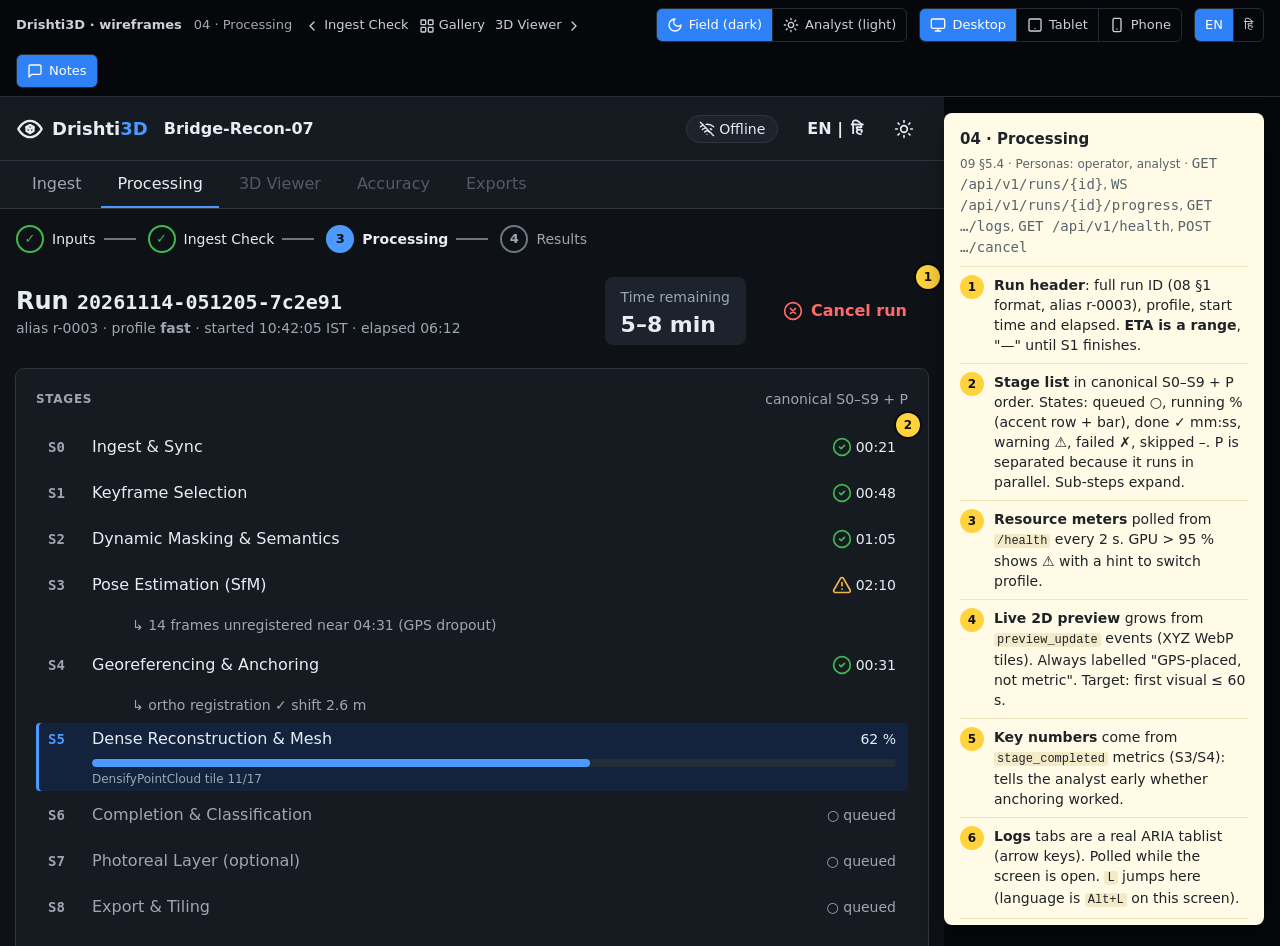
<file: docs/wireframes/04-processing.html>
<!doctype html>
<html lang="en" data-theme="field" data-viewport="desktop">
<head>
<meta charset="utf-8">
<meta name="viewport" content="width=device-width, initial-scale=1">
<title>Processing · Drishti3D wireframe</title>
<link rel="stylesheet" href="assets/wireframe.css">
<script src="assets/wireframe.js"></script>
</head>
<body>
<div class="stage">
<div class="device">
<div class="app">
  <header class="topbar">
    <a class="brand" href="01-missions.html" aria-label="Drishti3D, Missions"><i data-icon="logo"></i><span class="wm">Drishti<b>3D</b></span></a>
    <nav class="crumb" aria-label="Breadcrumb"><a class="crumb-root" href="01-missions.html"><i data-icon="chevl"></i><span data-i18n="nav.missions">Missions</span></a><span class="crumb-root">/</span><strong>Bridge-Recon-07</strong></nav>
    <span class="spacer"></span>
    <div class="sys"><span class="chip"><i data-icon="wifioff"></i><span data-i18n="system.offline">Offline</span></span><span class="chip gpu"><i data-icon="cpu"></i>GPU 8.9 / 12 GB</span><span class="chip disk"><i data-icon="disk"></i>Disk 596 GB</span></div>
    <div class="tb-actions">
      <button type="button" class="btn btn-ghost lang-btn" data-action="lang" style="min-width:64px">EN | <span lang="hi">हि</span></button>
      <button type="button" class="btn btn-ghost btn-icon" data-action="theme" aria-label="Toggle theme"><svg class="ic" aria-hidden="true"><use href="#i-sun"/></svg></button>
    </div>
  </header>
  <nav class="mtabs" aria-label="Mission sections">
    <a href="03-ingest-check.html"><span data-i18n="tab.ingest">Ingest</span></a>
    <a href="04-processing.html" aria-current="page"><span data-i18n="tab.processing">Processing</span></a>
    <a href="05-viewer-3d.html" aria-disabled="true" title="Available after S8 publishes tiles"><span data-i18n="tab.viewer">3D Viewer</span></a>
    <a href="07-accuracy-report.html" aria-disabled="true" title="Available after S9"><span data-i18n="tab.accuracy">Accuracy</span></a>
    <a href="08-export.html" aria-disabled="true" title="Available after S8"><span data-i18n="tab.exports">Exports</span></a>
  </nav>
  <div class="banner ro-banner" role="note"><i data-icon="eye"></i><span><strong data-i18n="system.readOnly">Read-only on phone</strong> · You can watch progress. Cancel and retry are on the laptop or tablet.</span></div>

  <main class="content">
    <div class="content-narrow">
      <ol class="stepper" aria-label="Mission steps">
        <li class="done"><span class="n">✓</span><span class="lbl">Inputs</span></li>
        <li class="done"><span class="n">✓</span><span class="lbl">Ingest Check</span></li>
        <li aria-current="step"><span class="n">3</span><span class="lbl">Processing</span></li>
        <li><span class="n">4</span><span class="lbl">Results</span></li>
      </ol>
      <div class="page-head" style="gap:var(--sp-3) var(--sp-5)" data-anno="1">
        <div style="margin-right:auto">
          <h1>Run <span class="mono" style="font-size:20px">20261114-051205-7c2e91</span></h1>
          <div class="muted sm">alias r-0003 · profile <strong>fast</strong> · started 10:42:05 IST · elapsed <span class="num">06:12</span></div>
        </div>
        <div class="stat" style="padding:var(--sp-3) var(--sp-5);box-shadow:none;background:var(--surface-2)">
          <span class="s-label" data-i18n="run.eta">Time remaining</span>
          <span class="num" style="font-size:22px;font-weight:600">5–8 min</span>
        </div>
        <button type="button" class="btn btn-danger-ghost rw-only" data-open-dialog="dlg-cancel"><i data-icon="xcircle"></i><span data-i18n="run.cancel">Cancel run</span></button>
      </div>

      <div class="grid g-side">
        <section class="card" aria-labelledby="st-t">
          <div class="card-head"><h2 id="st-t" class="overline">Stages</h2><span class="muted sm">canonical S0–S9 + P</span></div>
          <ol class="stages" data-anno="2">
            <li class="done"><span class="sid">S0</span><span class="sname" data-i18n="stage.S0">Ingest &amp; Sync</span><span class="sstate"><i data-icon="check"></i>00:21</span></li>
            <li class="done"><span class="sid">S1</span><span class="sname" data-i18n="stage.S1">Keyframe Selection</span><span class="sstate"><i data-icon="check"></i>00:48</span></li>
            <li class="done"><span class="sid">S2</span><span class="sname" data-i18n="stage.S2">Dynamic Masking &amp; Semantics</span><span class="sstate"><i data-icon="check"></i>01:05</span></li>
            <li class="warn"><span class="sid">S3</span><span class="sname" data-i18n="stage.S3">Pose Estimation (SfM)</span><span class="sstate"><i data-icon="alert"></i>02:10</span></li>
            <li class="sub"><span></span><span>↳ 14 frames unregistered near 04:31 (GPS dropout)</span><span></span></li>
            <li class="done"><span class="sid">S4</span><span class="sname" data-i18n="stage.S4">Georeferencing &amp; Anchoring</span><span class="sstate"><i data-icon="check"></i>00:31</span></li>
            <li class="sub"><span></span><span>↳ ortho registration ✓ shift 2.6 m</span><span></span></li>
            <li class="running" aria-current="true"><span class="sid">S5</span><span class="sname" data-i18n="stage.S5">Dense Reconstruction &amp; Mesh</span><span class="sstate num">62 %</span>
              <div class="sbar"><div class="progress" role="progressbar" aria-valuenow="62" aria-valuemin="0" aria-valuemax="100" aria-label="S5 progress"><i style="width:62%"></i></div><div class="muted xs" style="margin-top:4px">DensifyPointCloud tile 11/17</div></div></li>
            <li class="queued"><span class="sid">S6</span><span class="sname" data-i18n="stage.S6">Completion &amp; Classification</span><span class="sstate">○ <span data-i18n="status.queued">queued</span></span></li>
            <li class="queued"><span class="sid">S7</span><span class="sname" data-i18n="stage.S7">Photoreal Layer (optional)</span><span class="sstate">○ queued</span></li>
            <li class="queued"><span class="sid">S8</span><span class="sname" data-i18n="stage.S8">Export &amp; Tiling</span><span class="sstate">○ queued</span></li>
            <li class="queued"><span class="sid">S9</span><span class="sname" data-i18n="stage.S9">QA &amp; Confidence</span><span class="sstate">○ queued</span></li>
            <li class="parallel done"><span class="sid">P</span><span class="sname" data-i18n="stage.P">Live Preview</span><span class="sstate" style="color:var(--accent)">● running</span></li>
          </ol>
          <hr class="div">
          <div class="stack sm" data-anno="3">
            <div><div class="row" style="justify-content:space-between"><span>GPU memory</span><span class="num">8.9 / 12 GB</span></div><div class="progress thin" style="margin-top:4px"><i style="width:74%"></i></div></div>
            <div><div class="row" style="justify-content:space-between"><span>CPU</span><span class="num">71 %</span></div><div class="progress thin" style="margin-top:4px"><i style="width:71%"></i></div></div>
            <div><div class="row" style="justify-content:space-between"><span>RAM</span><span class="num">38 / 64 GB</span></div><div class="progress thin" style="margin-top:4px"><i style="width:59%"></i></div></div>
            <div class="row" style="justify-content:space-between"><span>Disk write</span><span class="num">210 MB/s</span></div>
          </div>
        </section>

        <div class="stack-lg" style="min-width:0">
          <section class="card" aria-labelledby="pv-t" data-anno="4">
            <div class="card-head">
              <h2 id="pv-t" class="overline">Live 2D preview (P)</h2>
              <div class="btn-group" role="group" aria-label="Preview mode"><button type="button" class="btn btn-sm" aria-pressed="true">2D</button><button type="button" class="btn btn-sm" aria-pressed="false">Track</button></div>
              <button type="button" class="btn btn-ghost btn-icon btn-sm" aria-label="Full screen"><i data-icon="maximize"></i></button>
            </div>
            <div class="map" data-map="mosaic" data-label="Growing 2D mosaic along the flight strip, about two thirds complete" style="height:300px;border-radius:var(--r-sm);overflow:hidden;background:var(--map-bg)"></div>
            <div class="row-wrap sm" style="margin-top:var(--sp-3)">
              <span class="num">612 / 912 keyframes</span>
              <span class="chip warn"><i data-icon="alert"></i><span data-i18n="preview.notMetric">GPS-placed, not metric</span></span>
              <span class="muted">Preview uses raw GPS: may be off by metres</span>
            </div>
          </section>

          <section aria-labelledby="kn-t" data-anno="5">
            <h2 id="kn-t" class="overline" style="margin-bottom:var(--sp-4)">Key numbers so far <span class="tag example" style="margin-left:6px">example</span></h2>
            <div class="grid g-3" style="gap:var(--sp-4)">
              <div class="stat"><span class="s-label">Registered frames</span><span class="s-val">99<small>%</small></span><span class="s-ctx num">903 / 912</span></div>
              <div class="stat"><span class="s-label">Mean reproj. error</span><span class="s-val">0.71<small>px</small></span><span class="s-ctx">S3</span></div>
              <div class="stat"><span class="s-label">Time offset applied</span><span class="s-val">+0.37<small>s</small></span><span class="s-ctx">± 0.03 s (1σ)</span></div>
              <div class="stat"><span class="s-label">GPS→model fit</span><span class="s-val">1.9<small>m RMS</small></span><span class="s-ctx">bias-like (expected)</span></div>
              <div class="stat"><span class="s-label">Ortho registration shift</span><span class="s-val">2.6<small>m</small></span><span class="s-ctx num">ΔE +1.8 · ΔN −1.9 m</span></div>
              <div class="stat"><span class="s-label">Placement tier</span><span class="s-val" style="font-size:20px"><i data-icon="anchor" class="ic-lg" style="color:var(--accent)"></i> Anchored</span><span class="s-ctx">ref ortho + DSM</span></div>
            </div>
          </section>
        </div>
      </div>

      <section class="card" style="margin-top:var(--sp-7)" aria-labelledby="lg-t" data-anno="6">
        <div class="card-head">
          <h2 id="lg-t" class="overline">Logs</h2>
          <div class="tabs" role="tablist" aria-label="Log level" style="margin:0;border:0">
            <button role="tab" aria-selected="true" aria-controls="log-all" id="t-all">All</button>
            <button role="tab" aria-selected="false" aria-controls="log-warn" id="t-warn" tabindex="-1">Warnings <span class="chip warn" style="min-height:20px;padding:0 6px">2</span></button>
            <button role="tab" aria-selected="false" aria-controls="log-err" id="t-err" tabindex="-1">Errors <span class="chip" style="min-height:20px;padding:0 6px">0</span></button>
          </div>
          <span class="spacer"></span>
          <div class="input-wrap phone-hide" style="width:200px"><i data-icon="search"></i><input class="input" style="min-height:36px" placeholder="filter…" aria-label="Filter logs"></div>
          <button type="button" class="btn btn-sm" data-toast="Log copied to clipboard.|ok"><i data-icon="copy"></i><span data-i18n="common.copy">Copy</span></button>
          <button type="button" class="btn btn-sm btn-icon" aria-label="Download log"><i data-icon="download"></i></button>
        </div>
        <div id="log-all" role="tabpanel" aria-labelledby="t-all" class="logs">
<div>10:47:58 S5 INFO  DensifyPointCloud: 64 % (tile 11/17)</div>
<div>10:47:12 S4 INFO  Umeyama 7-DoF: s=1.0021, RMS 1.91 m; roll from gimbal/gravity prior</div>
<div>10:47:09 S4 INFO  Ortho registration: 1 284 inliers (0.61), shift ΔE +1.8 ΔN −1.9 m</div>
<div class="lv-warn">10:46:40 S3 WARN  14 frames unregistered near 04:31 (GPS dropout segment)</div>
<div>10:44:31 S2 INFO  Masked 212 vehicle/person instances on 912 keyframes</div>
<div class="lv-warn">10:43:02 S1 WARN  7 % frames below blur threshold, removed</div>
<div>10:42:26 S0 INFO  Time offset +0.37 s ± 0.03 s (xcorr peak ratio 3.4)</div>
        </div>
        <div id="log-warn" role="tabpanel" aria-labelledby="t-warn" class="logs" hidden>
<div class="lv-warn">10:46:40 S3 WARN  14 frames unregistered near 04:31 (GPS dropout segment)</div>
<div class="lv-warn">10:43:02 S1 WARN  7 % frames below blur threshold, removed</div>
        </div>
        <div id="log-err" role="tabpanel" aria-labelledby="t-err" class="logs" hidden><div class="muted">No errors.</div></div>
      </section>

      <div class="row-wrap" style="border-top:1px solid var(--border);padding-top:var(--sp-5);margin-top:var(--sp-7)" data-anno="7">
        <a class="btn" href="11-states.html#gpu-oom"><i data-icon="xcircle"></i>See failure state</a>
        <span class="spacer"></span>
        <span class="muted sm">Enabled once S8 publishes the first tiles</span>
        <button type="button" class="btn btn-primary lg" aria-disabled="true" title="Available after S8 publishes tiles"><i data-icon="map"></i><span data-i18n="viewer.open">Open 3D Viewer</span></button>
        <a class="btn" href="05-viewer-3d.html" style="border-style:dashed">Prototype: jump to finished run <i data-icon="arrowr"></i></a>
      </div>
    </div>
  </main>

  <dialog class="dlg" id="dlg-cancel" aria-labelledby="cx-t">
    <div class="dlg-head"><h2 id="cx-t">Cancel run 20261114-051205-7c2e91?</h2><button type="button" class="btn btn-ghost btn-icon" data-close aria-label="Close"><i data-icon="x"></i></button></div>
    <div class="dlg-body stack">
      <p>Processing stops after the current step of <strong>S5 Dense Reconstruction &amp; Mesh</strong>. Partial outputs (S0–S4, preview tiles) are kept and the run is marked <strong>cancelled</strong>.</p>
      <p class="muted sm">You can resume later from S5 (<span class="mono">POST /api/v1/runs/{run_id}/resume</span>).</p>
    </div>
    <div class="dlg-foot"><button type="button" class="btn btn-danger" data-close data-toast="Run cancelled. Partial outputs kept.|warn"><span data-i18n="run.cancel">Cancel run</span></button><span class="spacer"></span><button type="button" class="btn" data-close>Keep processing</button></div>
  </dialog>
</div>
</div>

<aside class="anno-panel" aria-label="Annotations">
  <h2>04 · Processing</h2>
  <div class="anno-sub">09 §5.4 · Personas: operator, analyst · <span class="mono">GET /api/v1/runs/{id}</span>, <span class="mono">WS /api/v1/runs/{id}/progress</span>, <span class="mono">GET …/logs</span>, <span class="mono">GET /api/v1/health</span>, <span class="mono">POST …/cancel</span></div>
  <ol>
    <li><strong>Run header</strong>: full run ID (08 §1 format, alias r-0003), profile, start time and elapsed. <strong>ETA is a range</strong>, "—" until S1 finishes.</li>
    <li><strong>Stage list</strong> in canonical S0–S9 + P order. States: queued ○, running % (accent row + bar), done ✓ mm:ss, warning ⚠, failed ✗, skipped –. P is separated because it runs in parallel. Sub-steps expand.</li>
    <li><strong>Resource meters</strong> polled from <code>/health</code> every 2 s. GPU &gt; 95 % shows ⚠ with a hint to switch profile.</li>
    <li><strong>Live 2D preview</strong> grows from <code>preview_update</code> events (XYZ WebP tiles). Always labelled "GPS-placed, not metric". Target: first visual ≤ 60 s.</li>
    <li><strong>Key numbers</strong> come from <code>stage_completed</code> metrics (S3/S4): tells the analyst early whether anchoring worked.</li>
    <li><strong>Logs</strong> tabs are a real ARIA tablist (arrow keys). Polled while the screen is open. <code>L</code> jumps here (language is <code>Alt+L</code> on this screen).</li>
    <li><strong>Open 3D Viewer</strong> enables when S8 publishes tiles. The dashed button is prototype-only. On reconnect the UI replays events with <code>since_seq</code>.</li>
  </ol>
  <p class="anno-sub" style="margin-top:8px">Next: <a href="05-viewer-3d.html">3D Viewer →</a></p>
</aside>
</div>
</body>
</html>
</file>
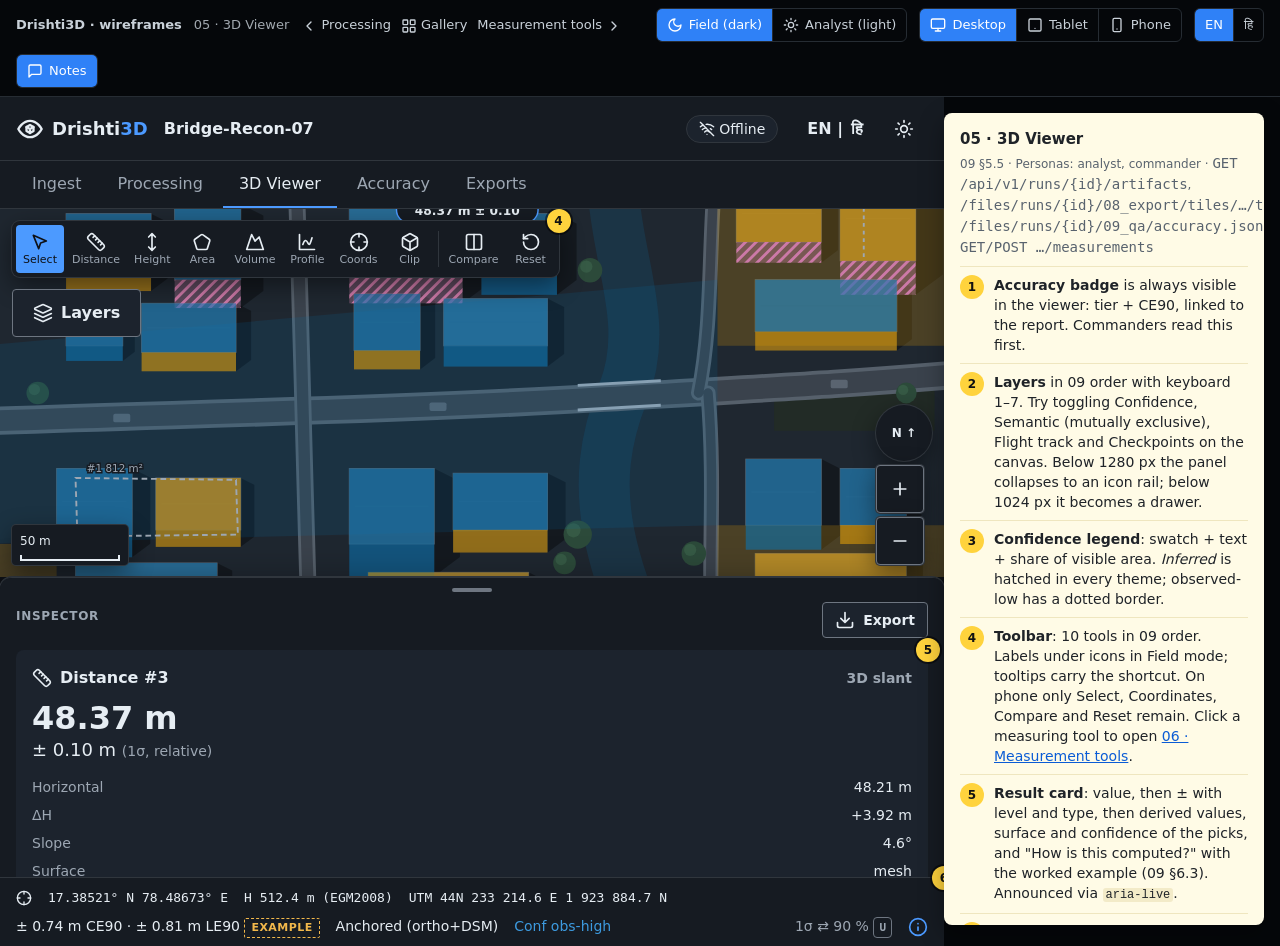
<file: docs/wireframes/05-viewer-3d.html>
<!doctype html>
<html lang="en" data-theme="field" data-viewport="desktop">
<head>
<meta charset="utf-8">
<meta name="viewport" content="width=device-width, initial-scale=1">
<title>3D Viewer · Drishti3D wireframe</title>
<link rel="stylesheet" href="assets/wireframe.css">
<script src="assets/wireframe.js"></script>
</head>
<body>
<div class="stage">
<div class="device">
<div class="app">
  <header class="topbar">
    <a class="brand" href="01-missions.html" aria-label="Drishti3D, Missions"><i data-icon="logo"></i><span class="wm">Drishti<b>3D</b></span></a>
    <nav class="crumb" aria-label="Breadcrumb"><a class="crumb-root" href="01-missions.html"><i data-icon="chevl"></i><span data-i18n="nav.missions">Missions</span></a><span class="crumb-root">/</span><strong>Bridge-Recon-07</strong></nav>
    <span class="spacer"></span>
    <div class="sys"><span class="chip"><i data-icon="wifioff"></i><span data-i18n="system.offline">Offline</span></span><span class="chip gpu"><i data-icon="cpu"></i>GPU 3.1 / 12 GB</span><span class="chip disk"><i data-icon="disk"></i>Disk 571 GB</span></div>
    <div class="tb-actions">
      <button type="button" class="btn btn-ghost lang-btn" data-action="lang" style="min-width:64px">EN | <span lang="hi">हि</span></button>
      <button type="button" class="btn btn-ghost btn-icon" data-action="theme" aria-label="Toggle theme"><svg class="ic" aria-hidden="true"><use href="#i-sun"/></svg></button>
    </div>
  </header>
  <nav class="mtabs" aria-label="Mission sections">
    <a href="03-ingest-check.html"><span data-i18n="tab.ingest">Ingest</span></a>
    <a href="04-processing.html"><span data-i18n="tab.processing">Processing</span></a>
    <a href="05-viewer-3d.html" aria-current="page"><span data-i18n="tab.viewer">3D Viewer</span></a>
    <a href="07-accuracy-report.html"><span data-i18n="tab.accuracy">Accuracy</span></a>
    <a href="08-export.html"><span data-i18n="tab.exports">Exports</span></a>
    <a class="chip accent acc-badge run-pill" href="07-accuracy-report.html" data-anno="1" title="Opens the Accuracy Report"><i data-icon="anchor"></i>Anchored · <span class="num">0.74 m</span> CE90 <span class="tag example">example</span></a>
  </nav>
  <div class="banner ro-banner" role="note"><i data-icon="eye"></i><span><strong data-i18n="system.readOnly">Read-only on phone</strong> · Navigate, toggle layers, pick coordinates and read saved measurements.</span></div>

  <div class="viewer">
    <!-- LEFT: layers -->
    <aside class="vpanel left" aria-label="Layers">
      <div class="vp-rail" aria-label="Layers (collapsed)">
        <button type="button" class="btn btn-ghost btn-icon" aria-label="Expand layers panel"><i data-icon="layers"></i></button>
        <button type="button" class="btn btn-ghost btn-icon" aria-label="Mesh on"><i data-icon="box"></i></button>
        <button type="button" class="btn btn-ghost btn-icon" aria-label="Orthomosaic on"><i data-icon="map"></i></button>
        <button type="button" class="btn btn-ghost btn-icon" aria-label="Confidence on" style="color:var(--conf-high-ink)"><i data-icon="shield"></i></button>
      </div>
      <div class="vp-full" data-anno="2">
        <h2 class="overline" data-i18n="viewer.layers">Layers</h2>
        <div class="field" style="margin-bottom:var(--sp-4)"><label for="run">Run</label>
          <select id="run" class="select"><option>r-0003 · 20261114-051205-7c2e91 · anchored</option><option>r-0002 · 20261114-050912-4e81b7 · GNSS only</option></select></div>

        <div class="layer"><input type="checkbox" id="l-mesh" data-layer="mesh" checked aria-controls="l-mesh-sub"><label for="l-mesh"><span data-i18n="layer.mesh">Mesh</span> <span class="muted sm">3D Tiles</span></label><span class="lk">1</span></div>
        <div class="layer-sub" id="l-mesh-sub"><label class="sm muted" for="op-mesh">Opacity</label><input id="op-mesh" class="range" type="range" min="0" max="100" value="100"></div>
        <div class="layer"><input type="checkbox" id="l-pc" aria-controls="l-pc-sub"><label for="l-pc"><span data-i18n="layer.pointCloud">Point cloud</span></label><span class="lk">2</span></div>
        <div class="layer-sub" id="l-pc-sub" hidden><label class="sm muted">Size</label><input class="range" type="range" value="30"><select class="select" aria-label="Colour points by"><option>RGB</option><option>Height</option><option>Class</option><option>Confidence</option></select></div>
        <div class="layer"><input type="checkbox" id="l-ortho" data-layer="ortho" checked><label for="l-ortho"><span data-i18n="layer.ortho">Orthomosaic</span> <span class="muted sm">COG</span></label><span class="lk">3</span></div>
        <div class="layer"><input type="checkbox" id="l-dsm"><label for="l-dsm">DSM <span class="muted sm">hillshade</span></label><span class="lk">4</span></div>
        <div class="layer"><input type="checkbox" id="l-dtm"><label for="l-dtm">DTM <span class="muted sm">ground only</span></label><span class="lk"> </span></div>
        <div class="layer"><input type="checkbox" id="l-splat"><label for="l-splat">Splat <span class="tag viewonly">view only</span></label><span class="lk">5</span></div>
        <div class="layer" data-anno="3"><input type="checkbox" id="l-conf" data-layer="conf" checked aria-controls="l-conf-sub"><label for="l-conf"><span data-i18n="layer.confidence">Confidence</span></label><span class="lk">6</span></div>
        <div class="layer-sub" id="l-conf-sub">
          <ul class="legend" aria-label="Confidence legend">
            <li><span class="sw c-high"></span><span data-i18n="conf.observedHigh">Observed – high</span><span class="muted num">71 %</span></li>
            <li><span class="sw c-low"></span><span data-i18n="conf.observedLow">Observed – low</span><span class="muted num">21 %</span></li>
            <li><span class="sw c-inf"></span><span data-i18n="conf.inferred">Inferred</span><span class="muted num">8 %</span></li>
            <li><span class="sw c-nodata"></span><span>No data</span><span class="muted num">—</span></li>
          </ul>
        </div>
        <div class="layer"><input type="checkbox" id="l-sem" data-layer="sem" aria-controls="l-sem-sub"><label for="l-sem"><span data-i18n="layer.semantic">Semantic classes</span></label><span class="lk">7</span></div>
        <div class="layer-sub" id="l-sem-sub" hidden>
          <ul class="legend" aria-label="Semantic class legend">
            <li><span class="sw k-ground"></span><span data-i18n="class.ground">Ground</span><input type="checkbox" checked aria-label="Show ground"></li>
            <li><span class="sw k-building"></span><span data-i18n="class.building">Building</span><input type="checkbox" checked aria-label="Show building"></li>
            <li><span class="sw k-road"></span><span data-i18n="class.road">Road</span><input type="checkbox" checked aria-label="Show road"></li>
            <li><span class="sw k-vegetation"></span><span data-i18n="class.vegetation">Vegetation</span><input type="checkbox" checked aria-label="Show vegetation"></li>
            <li><span class="sw k-vehicle"></span><span data-i18n="class.vehicle">Vehicle/person (masked)</span><input type="checkbox" checked aria-label="Show vehicle or person"></li>
            <li><span class="sw k-water"></span><span data-i18n="class.water">Water</span><input type="checkbox" checked aria-label="Show water"></li>
            <li><span class="sw k-other"></span><span data-i18n="class.other">Other</span><input type="checkbox" checked aria-label="Show other"></li>
          </ul>
        </div>
        <div class="layer"><input type="checkbox" id="l-track" data-layer="track"><label for="l-track">Flight track <span class="muted sm">raw vs corrected</span></label><span class="lk"> </span></div>
        <div class="layer"><input type="checkbox" id="l-cp" data-layer="cp"><label for="l-cp">Checkpoints <span class="muted sm">residuals ×10</span></label><span class="lk"> </span></div>
      </div>
    </aside>

    <!-- CENTRE: canvas -->
    <section class="canvas" aria-label="3D scene. Run r-0003, anchored, 0.74 m CE90. Mesh, orthomosaic and confidence layers visible.">
      <div class="map" data-map="viewer"></div>
      <svg class="overlay" viewBox="0 0 1000 600" preserveAspectRatio="xMidYMid slice" aria-hidden="true">
        <!-- #1 area (dim) -->
        <polygon points="80,390 250,392 252,450 82,452" style="fill:none;stroke:var(--text-muted);stroke-width:2;stroke-dasharray:6 4"/>
        <text class="m-label-sm" x="92" y="384">#1 812 m²</text>
        <!-- #2 height (dim) -->
        <path d="M915 72 V 160" style="stroke:var(--text-muted);stroke-width:2;stroke-dasharray:4 4"/><text class="m-label-sm" x="870" y="66">#2 11.4 m</text>
        <!-- #3 distance (selected) -->
        <line class="m-measure" x1="420" y1="128" x2="560" y2="140"/>
        <circle class="m-vertex" cx="420" cy="128" r="7"/><circle class="m-vertex" cx="560" cy="140" r="7"/>
        <rect class="m-pill" x="420" y="92" width="150" height="28" rx="14"/>
        <text x="495" y="111" text-anchor="middle" style="font:600 13px var(--font-sans);fill:var(--text)">48.37 m ± 0.10</text>
      </svg>

      <div class="toolbar" role="toolbar" aria-label="Tools" data-anno="4">
        <a class="tool" href="05-viewer-3d.html" aria-pressed="true" title="Select / navigate · S"><i data-icon="pointer"></i><span data-i18n="tool.select">Select</span></a>
        <a class="tool rw-only" href="06-measure.html#distance" title="Distance · D"><i data-icon="ruler"></i><span data-i18n="tool.distance">Distance</span></a>
        <a class="tool rw-only" href="06-measure.html#height" title="Height · H"><i data-icon="height"></i><span data-i18n="tool.height">Height</span></a>
        <a class="tool rw-only" href="06-measure.html#area" title="Area · A"><i data-icon="area"></i><span data-i18n="tool.area">Area</span></a>
        <a class="tool rw-only" href="06-measure.html#volume" title="Volume · V"><i data-icon="volume"></i><span data-i18n="tool.volume">Volume</span></a>
        <a class="tool rw-only" href="06-measure.html#profile" title="Cross-section · P"><i data-icon="profile"></i><span data-i18n="tool.profile">Profile</span></a>
        <a class="tool" href="06-measure.html#pick" title="Coordinates · C"><i data-icon="crosshair"></i><span data-i18n="tool.pick">Coords</span></a>
        <a class="tool rw-only" href="06-measure.html#clip" title="Clipping box · B"><i data-icon="box"></i><span data-i18n="tool.clip">Clip</span></a>
        <span class="tool-sep"></span>
        <a class="tool" href="10-compare.html" title="Compare before/after · K"><i data-icon="columns"></i><span data-i18n="tool.compare">Compare</span></a>
        <a class="tool" href="#" data-toast="View reset to the run extent.|info" title="Reset view · 0"><i data-icon="reset"></i><span data-i18n="tool.reset">Reset</span></a>
      </div>
      <button type="button" class="btn fab-layers" aria-label="Open layers"><i data-icon="layers"></i>Layers</button>

      <div class="scalebar num">50 m<i></i></div>
      <div class="navctl">
        <div class="compass" aria-label="North up. Click to reset bearing" role="button" tabindex="0">N ↑</div>
        <button type="button" class="btn btn-icon" aria-label="Zoom in"><i data-icon="plus"></i></button>
        <button type="button" class="btn btn-icon" aria-label="Zoom out"><i data-icon="minus"></i></button>
      </div>
    </section>

    <!-- RIGHT: inspector -->
    <aside class="vpanel right" aria-label="Inspector">
      <div class="row" style="margin-bottom:var(--sp-4)">
        <h2 class="overline">Inspector</h2><span class="spacer"></span>
        <a class="btn btn-sm rw-only" href="08-export.html" title="Export · Ctrl+E"><i data-icon="download"></i><span data-i18n="export.title">Export</span></a>
      </div>
      <div class="mcard" data-anno="5" aria-live="polite">
        <div class="m-title"><i data-icon="ruler"></i><span>Distance #3</span><span class="spacer"></span><span class="muted sm">3D slant</span></div>
        <div class="m-val">48.37 m</div>
        <div class="m-pm">± 0.10 m <span class="m-level">(1σ, relative)</span></div>
        <dl class="kv">
          <dt>Horizontal</dt><dd>48.21 m</dd>
          <dt>ΔH</dt><dd>+3.92 m</dd>
          <dt>Slope</dt><dd>4.6°</dd>
          <dt>Surface</dt><dd>mesh</dd>
          <dt>Confidence</dt><dd class="ink-high">■ observed-high (both picks)</dd>
        </dl>
        <details><summary data-i18n="measure.how">How is this computed?</summary>
          <div class="formula">σ_L = √(Σ 2·σ_loc² + (s_rel·L)²)<br>= √(2·0.025² + (0.002·48.37)²) ≈ 0.10 m</div>
          <p class="muted" style="margin-top:6px">GSD 2.5 cm, σ_loc = 2.5 cm, s_rel = 0.002 (from S4/S9 error budget). Absolute bias cancels in differences.</p>
        </details>
        <div class="row" style="margin-top:var(--sp-4)">
          <button type="button" class="btn btn-sm" data-toast="Copied: 48.37 m ± 0.10 m (1σ, relative)|ok"><i data-icon="copy"></i>Copy</button>
          <button type="button" class="btn btn-sm">Fly to</button>
          <span class="spacer"></span>
          <button type="button" class="btn btn-ghost btn-icon btn-sm rw-only" aria-label="Delete measurement"><i data-icon="trash"></i></button>
        </div>
      </div>
      <h2 class="overline" style="margin:var(--sp-6) 0 var(--sp-2)">Measurements</h2>
      <ul class="mlist-small">
        <li><i data-icon="area" class="ic-sm"></i>#1 Area <span class="spacer"></span><span class="num">812 m² ± 9</span></li>
        <li><i data-icon="height" class="ic-sm"></i>#2 Height <span class="spacer"></span><span class="num">11.4 m ± 0.05</span></li>
        <li class="sel"><i data-icon="ruler" class="ic-sm"></i>#3 Distance <span class="spacer"></span><span class="num">48.37 m ± 0.10</span></li>
      </ul>
      <div class="row-wrap" style="margin-top:var(--sp-4)">
        <button type="button" class="btn btn-sm" data-toast="measurements.csv saved to Downloads.|ok">Export CSV</button>
        <button type="button" class="btn btn-sm" data-toast="measurements.geojson saved (with uncertainty fields).|ok">GeoJSON</button>
      </div>
      <p class="muted xs" style="margin-top:var(--sp-4)">Saved per run · <span class="mono">GET/POST /api/v1/runs/{run_id}/measurements</span></p>
    </aside>

    <!-- BOTTOM: status bar -->
    <footer class="statusbar" data-anno="6">
      <i data-icon="crosshair" class="ic-sm"></i>
      <span class="mono">17.38521° N 78.48673° E</span>
      <span class="mono">H 512.4 m (EGM2008)</span>
      <span class="mono sb-extra">UTM 44N 233 214.6 E 1 923 884.7 N</span>
      <span>± 0.74 m CE90 · ± 0.81 m LE90 <span class="tag example">example</span></span>
      <span class="sb-extra">Anchored (ortho+DSM)</span>
      <span class="ink-high sb-extra">Conf obs-high</span>
      <span class="spacer"></span>
      <span class="muted sb-extra">1σ ⇄ 90 % <span class="kbd">U</span></span>
      <a href="07-accuracy-report.html" aria-label="Accuracy details"><i data-icon="info"></i></a>
    </footer>
  </div>
</div>
</div>

<aside class="anno-panel" aria-label="Annotations">
  <h2>05 · 3D Viewer</h2>
  <div class="anno-sub">09 §5.5 · Personas: analyst, commander · <span class="mono">GET /api/v1/runs/{id}/artifacts</span>, <span class="mono">/files/runs/{id}/08_export/tiles/…/tileset.json</span>, <span class="mono">/files/runs/{id}/09_qa/accuracy.json</span>, <span class="mono">GET/POST …/measurements</span></div>
  <ol>
    <li><strong>Accuracy badge</strong> is always visible in the viewer: tier + CE90, linked to the report. Commanders read this first.</li>
    <li><strong>Layers</strong> in 09 order with keyboard 1–7. Try toggling Confidence, Semantic (mutually exclusive), Flight track and Checkpoints on the canvas. Below 1280 px the panel collapses to an icon rail; below 1024 px it becomes a drawer.</li>
    <li><strong>Confidence legend</strong>: swatch + text + share of visible area. <em>Inferred</em> is hatched in every theme; observed-low has a dotted border.</li>
    <li><strong>Toolbar</strong>: 10 tools in 09 order. Labels under icons in Field mode; tooltips carry the shortcut. On phone only Select, Coordinates, Compare and Reset remain. Click a measuring tool to open <a href="06-measure.html">06 · Measurement tools</a>.</li>
    <li><strong>Result card</strong>: value, then ± with level and type, then derived values, surface and confidence of the picks, and "How is this computed?" with the worked example (09 §6.3). Announced via <code>aria-live</code>.</li>
    <li><strong>Status bar</strong>: cursor coordinates (lat/lon, orthometric H, UTM) with the run's absolute CE90/LE90, tier and local confidence. <code>U</code> toggles 1σ / 90 %.</li>
  </ol>
  <p class="anno-sub" style="margin-top:8px">Next: <a href="06-measure.html">Measurement tools →</a></p>
</aside>
</div>
</body>
</html>
</file>
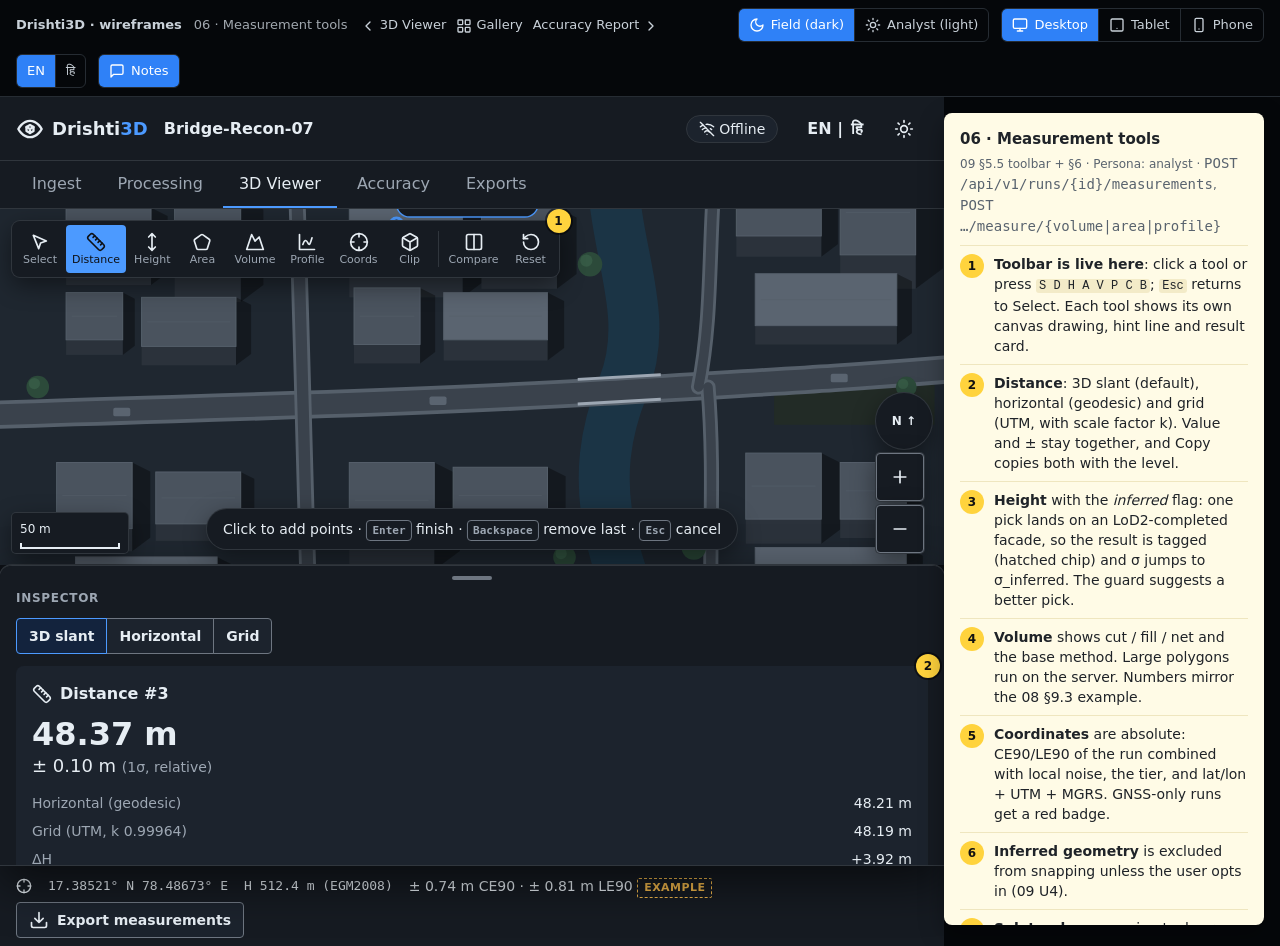
<file: docs/wireframes/06-measure.html>
<!doctype html>
<html lang="en" data-theme="field" data-viewport="desktop">
<head>
<meta charset="utf-8">
<meta name="viewport" content="width=device-width, initial-scale=1">
<title>Measurement tools · Drishti3D wireframe</title>
<link rel="stylesheet" href="assets/wireframe.css">
<script src="assets/wireframe.js"></script>
</head>
<body>
<div class="stage">
<div class="device">
<div class="app">
  <header class="topbar">
    <a class="brand" href="01-missions.html" aria-label="Drishti3D, Missions"><i data-icon="logo"></i><span class="wm">Drishti<b>3D</b></span></a>
    <nav class="crumb" aria-label="Breadcrumb"><a class="crumb-root" href="01-missions.html"><i data-icon="chevl"></i><span data-i18n="nav.missions">Missions</span></a><span class="crumb-root">/</span><strong>Bridge-Recon-07</strong></nav>
    <span class="spacer"></span>
    <div class="sys"><span class="chip"><i data-icon="wifioff"></i><span data-i18n="system.offline">Offline</span></span><span class="chip gpu"><i data-icon="cpu"></i>GPU 3.4 / 12 GB</span><span class="chip disk"><i data-icon="disk"></i>Disk 571 GB</span></div>
    <div class="tb-actions">
      <button type="button" class="btn btn-ghost lang-btn" data-action="lang" style="min-width:64px">EN | <span lang="hi">हि</span></button>
      <button type="button" class="btn btn-ghost btn-icon" data-action="theme" aria-label="Toggle theme"><svg class="ic" aria-hidden="true"><use href="#i-sun"/></svg></button>
    </div>
  </header>
  <nav class="mtabs" aria-label="Mission sections">
    <a href="03-ingest-check.html"><span data-i18n="tab.ingest">Ingest</span></a>
    <a href="04-processing.html"><span data-i18n="tab.processing">Processing</span></a>
    <a href="05-viewer-3d.html" aria-current="page"><span data-i18n="tab.viewer">3D Viewer</span></a>
    <a href="07-accuracy-report.html"><span data-i18n="tab.accuracy">Accuracy</span></a>
    <a href="08-export.html"><span data-i18n="tab.exports">Exports</span></a>
    <a class="chip accent acc-badge run-pill" href="07-accuracy-report.html" title="Opens the Accuracy Report"><i data-icon="anchor"></i>Anchored · <span class="num">0.74 m</span> CE90 <span class="tag example">example</span></a>
  </nav>
  <div class="banner ro-banner" role="note"><i data-icon="eye"></i><span><strong data-i18n="system.readOnly">Read-only on phone</strong> · Measuring is available on the laptop and tablet. Coordinate pick works here.</span></div>

  <div class="viewer">
    <aside class="vpanel left" aria-label="Layers">
      <div class="vp-rail"><button type="button" class="btn btn-ghost btn-icon" aria-label="Expand layers panel"><i data-icon="layers"></i></button></div>
      <div class="vp-full">
        <h2 class="overline" data-i18n="viewer.layers">Layers</h2>
        <div class="layer"><input type="checkbox" id="l-mesh" data-layer="mesh" checked><label for="l-mesh"><span data-i18n="layer.mesh">Mesh</span> <span class="muted sm">snap target</span></label><span class="lk">1</span></div>
        <div class="layer"><input type="checkbox" id="l-pc"><label for="l-pc"><span data-i18n="layer.pointCloud">Point cloud</span></label><span class="lk">2</span></div>
        <div class="layer"><input type="checkbox" id="l-ortho" data-layer="ortho" checked><label for="l-ortho"><span data-i18n="layer.ortho">Orthomosaic</span></label><span class="lk">3</span></div>
        <div class="layer"><input type="checkbox" id="l-dsm"><label for="l-dsm">DSM</label><span class="lk">4</span></div>
        <div class="layer"><input type="checkbox" id="l-splat"><label for="l-splat">Splat <span class="tag viewonly">view only</span></label><span class="lk">5</span></div>
        <div class="layer"><input type="checkbox" id="l-conf" data-layer="conf"><label for="l-conf"><span data-i18n="layer.confidence">Confidence</span></label><span class="lk">6</span></div>
        <div class="layer"><input type="checkbox" id="l-sem" data-layer="sem"><label for="l-sem"><span data-i18n="layer.semantic">Semantic classes</span></label><span class="lk">7</span></div>
        <hr class="div">
        <label class="opt" data-anno="6"><input type="checkbox" id="opt-inf" checked><span class="opt-body">Include inferred surfaces<small>Off by default (09 U4). Results that use them are flagged.</small></span></label>
        <div class="field" style="margin-top:var(--sp-3)"><label for="unc">Uncertainty shown</label><select id="unc" class="select"><option>1σ</option><option>90 %</option></select><span class="help">Shortcut <span class="kbd">U</span></span></div>
      </div>
    </aside>

    <section class="canvas" aria-label="3D scene with the active measurement drawn">
      <div class="map" data-map="viewer"></div>
      <svg class="overlay" viewBox="0 0 1000 600" preserveAspectRatio="xMidYMid slice" aria-hidden="true">
        <!-- distance -->
        <g data-tool="distance">
          <line class="m-measure" x1="420" y1="128" x2="560" y2="140"/>
          <circle class="m-vertex" cx="420" cy="128" r="7"/><circle class="m-vertex" cx="560" cy="140" r="7"/>
          <rect class="m-pill" x="420" y="92" width="150" height="28" rx="14"/>
          <text x="495" y="111" text-anchor="middle" style="font:600 13px var(--font-sans);fill:var(--text)">48.37 m ± 0.10</text>
        </g>
        <!-- height -->
        <g data-tool="height">
          <path class="m-dim" d="M362 95 H 350 M362 205 H 350"/>
          <line class="m-measure" x1="356" y1="95" x2="356" y2="205"/>
          <circle class="m-vertex" cx="430" cy="100" r="7"/><circle class="m-vertex" cx="430" cy="200" r="7" style="stroke:var(--conf-inf)"/>
          <path d="M430 100 L356 95 M430 200 L356 205" style="stroke:var(--accent);stroke-width:1.5;stroke-dasharray:3 3"/>
          <rect class="m-pill" x="236" y="135" width="112" height="28" rx="14"/>
          <text x="292" y="154" text-anchor="middle" style="font:600 13px var(--font-sans);fill:var(--text)">ΔH 11.42 m</text>
        </g>
        <!-- area -->
        <g data-tool="area">
          <polygon class="m-measure-fill" points="360,372 590,378 588,452 460,468 362,470"/>
          <circle class="m-vertex" cx="360" cy="372" r="6"/><circle class="m-vertex" cx="590" cy="378" r="6"/><circle class="m-vertex" cx="588" cy="452" r="6"/><circle class="m-vertex" cx="460" cy="468" r="6"/><circle class="m-vertex" cx="362" cy="470" r="6"/>
          <rect class="m-pill" x="400" y="405" width="150" height="28" rx="14"/>
          <text x="475" y="424" text-anchor="middle" style="font:600 13px var(--font-sans);fill:var(--text)">1 842 m² ± 11</text>
        </g>
        <!-- volume -->
        <g data-tool="volume">
          <polygon points="590,398 675,392 688,470 596,480" style="fill:color-mix(in srgb, var(--accent) 30%, transparent);stroke:var(--accent);stroke-width:3"/>
          <path d="M600 455 Q 640 400 680 452" style="fill:none;stroke:var(--text);stroke-width:1.5;stroke-dasharray:4 3"/>
          <circle class="m-vertex" cx="590" cy="398" r="6"/><circle class="m-vertex" cx="675" cy="392" r="6"/><circle class="m-vertex" cx="688" cy="470" r="6"/><circle class="m-vertex" cx="596" cy="480" r="6"/>
          <rect class="m-pill" x="560" y="352" width="160" height="28" rx="14"/>
          <text x="640" y="371" text-anchor="middle" style="font:600 13px var(--font-sans);fill:var(--text)">net 394 m³ ± 21</text>
        </g>
        <!-- profile -->
        <g data-tool="profile">
          <polyline class="m-measure" points="340,250 560,262 800,245"/>
          <circle class="m-vertex" cx="340" cy="250" r="6"/><circle class="m-vertex" cx="560" cy="262" r="6"/><circle class="m-vertex" cx="800" cy="245" r="6"/>
          <text class="m-label" x="334" y="238">A</text><text class="m-label" x="806" y="238">B</text>
        </g>
        <!-- pick -->
        <g data-tool="pick">
          <circle cx="545" cy="140" r="16" style="fill:none;stroke:var(--accent);stroke-width:3"/>
          <path d="M545 116 v14 M545 150 v14 M521 140 h14 M555 140 h14" style="stroke:var(--accent);stroke-width:3"/>
          <circle cx="545" cy="140" r="30" style="fill:none;stroke:var(--accent);stroke-width:1.5;stroke-dasharray:4 4"><title>CE90 circle (not to scale)</title></circle>
        </g>
        <!-- clip -->
        <g data-tool="clip">
          <rect x="355" y="80" width="250" height="190" style="fill:color-mix(in srgb, var(--accent) 10%, transparent);stroke:var(--accent);stroke-width:2.5;stroke-dasharray:10 5"/>
          <rect x="349" y="74" width="12" height="12" class="m-vertex"/><rect x="599" y="74" width="12" height="12" class="m-vertex"/><rect x="349" y="264" width="12" height="12" class="m-vertex"/><rect x="599" y="264" width="12" height="12" class="m-vertex"/>
          <circle cx="480" cy="68" r="8" class="m-vertex"/><path d="M480 76 v4" style="stroke:var(--accent);stroke-width:2"/>
        </g>
        <!-- splat-only -->
        <g data-tool="splat">
          <rect x="-500" y="-300" width="2000" height="1200" style="fill:var(--surface);opacity:.35"/>
        </g>
      </svg>

      <div class="toolbar" role="toolbar" aria-label="Tools" data-anno="1">
        <button type="button" class="tool" data-tool-btn="select" title="Select / navigate · S"><i data-icon="pointer"></i><span data-i18n="tool.select">Select</span></button>
        <button type="button" class="tool rw-only" data-tool-btn="distance" title="Distance · D"><i data-icon="ruler"></i><span data-i18n="tool.distance">Distance</span></button>
        <button type="button" class="tool rw-only" data-tool-btn="height" title="Height · H"><i data-icon="height"></i><span data-i18n="tool.height">Height</span></button>
        <button type="button" class="tool rw-only" data-tool-btn="area" title="Area · A"><i data-icon="area"></i><span data-i18n="tool.area">Area</span></button>
        <button type="button" class="tool rw-only" data-tool-btn="volume" title="Volume · V"><i data-icon="volume"></i><span data-i18n="tool.volume">Volume</span></button>
        <button type="button" class="tool rw-only" data-tool-btn="profile" title="Cross-section · P"><i data-icon="profile"></i><span data-i18n="tool.profile">Profile</span></button>
        <button type="button" class="tool" data-tool-btn="pick" title="Coordinates · C"><i data-icon="crosshair"></i><span data-i18n="tool.pick">Coords</span></button>
        <button type="button" class="tool rw-only" data-tool-btn="clip" title="Clipping box · B"><i data-icon="box"></i><span data-i18n="tool.clip">Clip</span></button>
        <span class="tool-sep"></span>
        <a class="tool" href="10-compare.html" title="Compare before/after · K"><i data-icon="columns"></i><span data-i18n="tool.compare">Compare</span></a>
        <a class="tool" href="#" data-toast="View reset to the run extent.|info" title="Reset view · 0"><i data-icon="reset"></i><span data-i18n="tool.reset">Reset</span></a>
      </div>

      <div class="hint" data-tool-hint="distance" hidden>Click to add points · <span class="kbd">Enter</span> finish · <span class="kbd">Backspace</span> remove last · <span class="kbd">Esc</span> cancel</div>
      <div class="hint" data-tool-hint="height" hidden>Pick the top, then the base (or <span class="kbd">G</span> for ground below) · <span class="kbd">Esc</span> cancel</div>
      <div class="hint" data-tool-hint="area volume" hidden>Click vertices · double-click or <span class="kbd">Enter</span> to close the polygon</div>
      <div class="hint" data-tool-hint="profile" hidden>Click points along the section · <span class="kbd">Enter</span> to finish</div>
      <div class="hint" data-tool-hint="pick" hidden>Click anywhere to read coordinates · values copy with their uncertainty</div>
      <div class="hint" data-tool-hint="clip" hidden>Drag faces to resize · drag the top handle to rotate · arrow keys nudge</div>
      <div class="hint" data-tool-hint="splat" hidden style="border:2px solid var(--warn)"><i data-icon="alert" class="ic-sm" style="color:var(--warn)"></i> Splats are for viewing only. Turn on the mesh, point cloud or DSM to measure.</div>
      <div class="hint" data-tool-hint="select" hidden>Click a feature to see its class, confidence and source frames</div>

      <div class="scalebar num">50 m<i></i></div>
      <div class="navctl"><div class="compass" role="button" tabindex="0" aria-label="North up">N ↑</div><button type="button" class="btn btn-icon" aria-label="Zoom in"><i data-icon="plus"></i></button><button type="button" class="btn btn-icon" aria-label="Zoom out"><i data-icon="minus"></i></button></div>
    </section>

    <aside class="vpanel right" aria-label="Inspector">
      <div id="measure-live" class="sr-only" aria-live="polite"></div>
      <h2 class="overline" style="margin-bottom:var(--sp-4)">Inspector</h2>

      <!-- SELECT -->
      <div data-tool-panel="select">
        <div class="mcard">
          <div class="m-title"><i data-icon="pointer"></i>Feature</div>
          <dl class="kv">
            <dt>Class</dt><dd><span class="sw k-building" style="vertical-align:-3px"></span> Building</dd>
            <dt>Confidence</dt><dd class="ink-high">observed-high</dd>
            <dt>Views</dt><dd>14 keyframes</dd>
            <dt>σ_loc</dt><dd>0.03 m</dd>
          </dl>
          <p class="sm muted" style="margin-top:var(--sp-3)">Source frames: f004212, f004248, f004290 …</p>
        </div>
        <p class="sm" style="margin-top:var(--sp-5)">Try a disabled state:</p>
        <button type="button" class="btn btn-sm" data-tool-btn="splat" style="margin-top:var(--sp-2)">Only the splat layer visible</button>
      </div>

      <!-- DISTANCE -->
      <div data-tool-panel="distance">
        <div class="btn-group" role="group" aria-label="Distance mode" style="margin-bottom:var(--sp-4)"><button type="button" class="btn btn-sm" aria-pressed="true">3D slant</button><button type="button" class="btn btn-sm" aria-pressed="false">Horizontal</button><button type="button" class="btn btn-sm" aria-pressed="false">Grid</button></div>
        <div class="mcard" data-anno="2">
          <div class="m-title"><i data-icon="ruler"></i>Distance #3</div>
          <div class="m-val">48.37 m</div>
          <div class="m-pm">± 0.10 m <span class="m-level">(1σ, relative)</span></div>
          <dl class="kv"><dt>Horizontal (geodesic)</dt><dd>48.21 m</dd><dt>Grid (UTM, k 0.99964)</dt><dd>48.19 m</dd><dt>ΔH</dt><dd>+3.92 m</dd><dt>Slope</dt><dd>4.6°</dd><dt>Surface</dt><dd>mesh</dd><dt>Picks</dt><dd class="ink-high">observed-high ×2</dd></dl>
          <details><summary data-i18n="measure.how">How is this computed?</summary><div class="formula">L = Σ‖P(i+1) − P(i)‖ (ECEF)<br>σ_L = √(Σ 2·σ_loc² + (s_rel·L)²)<br>= √(2·0.025² + (0.002·48.37)²) ≈ 0.10 m</div></details>
          <div class="row" style="margin-top:var(--sp-4)"><button type="button" class="btn btn-sm" data-toast="Copied: 48.37 m ± 0.10 m (1σ, relative)|ok"><i data-icon="copy"></i>Copy</button><button type="button" class="btn btn-sm" data-toast="Saved as measurement #3.|ok">Save</button></div>
        </div>
      </div>

      <!-- HEIGHT -->
      <div data-tool-panel="height">
        <div class="mcard" data-anno="3">
          <div class="m-title"><i data-icon="height"></i>Height #4</div>
          <div class="m-val">11.42 m</div>
          <div class="m-pm">± 0.50 m <span class="m-level">(1σ, relative)</span></div>
          <div class="row-wrap" style="margin-top:var(--sp-3)"><span class="tag inferred" data-i18n="measure.inferred">Includes inferred surface</span></div>
          <dl class="kv"><dt>Top (roof)</dt><dd>H 523.8 m · <span class="ink-high">obs-high</span></dd><dt>Base (facade foot)</dt><dd>H 512.4 m · <span class="ink-inf">inferred</span></dd><dt>Method</dt><dd>ΔH orthometric (EGM2008)</dd></dl>
          <div class="guard"><i data-icon="alert"></i><span>The base pick is on an LoD2-completed facade (S6). σ uses σ_inferred = 0.5 m. Pick the ground in front instead for ± 0.05 m.</span></div>
          <details><summary>How is this computed?</summary><div class="formula">ΔH = (h₂ − N₂) − (h₁ − N₁)<br>σ_ΔH = √(σ_loc,z(c₁)² + σ_loc,z(c₂)²) = √(0.03² + 0.5²) ≈ 0.50 m</div><p class="muted" style="margin-top:6px">Vertical bias cancels. Absolute H of each point carries LE90 0.77 m (example).</p></details>
        </div>
      </div>

      <!-- AREA -->
      <div data-tool-panel="area">
        <div class="mcard">
          <div class="m-title"><i data-icon="area"></i>Area #5</div>
          <div class="m-val">1 842 m²</div>
          <div class="m-pm">± 11 m² <span class="m-level">(1σ, relative)</span></div>
          <dl class="kv"><dt>Planimetric</dt><dd>1 842 m²</dd><dt>On terrain (surface)</dt><dd>1 921 m² (+4.3 %)</dd><dt>Perimeter</dt><dd>178.6 m</dd><dt>Vertices</dt><dd>5</dd></dl>
          <details><summary>How is this computed?</summary><div class="formula">Shoelace in local ENU<br>σ_A ≈ √((2·s_rel·A)² + (P·σ_edge)²)</div></details>
        </div>
      </div>

      <!-- VOLUME -->
      <div data-tool-panel="volume">
        <div class="field" style="margin-bottom:var(--sp-4)"><label for="base">Base</label><select id="base" class="select"><option>Best-fit plane on rim</option><option>DTM (default)</option><option>Lowest rim point</option><option>Fixed elevation…</option></select></div>
        <div class="mcard" data-anno="4">
          <div class="m-title"><i data-icon="volume"></i>Volume #6 <span class="spacer"></span><span class="tag example">example</span></div>
          <div class="m-val">394.4 m³</div>
          <div class="m-pm">± 21.0 m³ <span class="m-level">(1σ, net)</span></div>
          <dl class="kv"><dt>Cut</dt><dd>412.7 m³</dd><dt>Fill</dt><dd>18.3 m³</dd><dt>Area</dt><dd>1 850.2 m²</dd><dt>Cells</dt><dd>185 020 @ 10 cm</dd><dt>Surface</dt><dd>DSM</dd></dl>
          <div class="guard"><i data-icon="info" style="color:var(--info)"></i><span>Computed on the server (<span class="mono">POST …/measure/volume</span>) because it exceeds 10⁵ cells.</span></div>
          <details><summary>How is this computed?</summary><div class="formula">V = Σ (z_surf − z_base)·a_cell<br>σ_V ≈ √((A·σ_base)² + N·(a_cell·σ_loc,z)² + (3·s_rel·V)²)</div><p class="muted" style="margin-top:6px">The noise term assumes independent cells, which is optimistic.</p></details>
        </div>
      </div>

      <!-- PROFILE -->
      <div data-tool-panel="profile">
        <div class="mcard">
          <div class="m-title"><i data-icon="profile"></i>Cross-section A–B</div>
          <p class="sm muted" style="margin-top:4px">Length 462 m · sample every 0.23 m</p>
          <svg class="chart" viewBox="0 0 280 170" role="img" aria-label="Elevation profile from A to B: buildings rise up to 14 metres above ground, the river is a gap with no data." style="margin-top:var(--sp-3)">
            <g class="grid"><line x1="30" y1="20" x2="275" y2="20"/><line x1="30" y1="70" x2="275" y2="70"/><line x1="30" y1="120" x2="275" y2="120"/></g>
            <g class="axis"><line x1="30" y1="140" x2="275" y2="140"/></g>
            <text x="26" y="24" text-anchor="end">525</text><text x="26" y="74" text-anchor="end">515</text><text x="26" y="124" text-anchor="end">505</text>
            <text x="30" y="156">A</text><text x="270" y="156">B</text><text x="150" y="156" text-anchor="middle">Distance (m)</text>
            <path class="s-band" d="M30 106 L60 104 L60 52 L95 52 L95 104 L150 106 L150 112 L95 112 L95 60 L60 60 L60 112 L30 114 Z" style="fill:var(--conf-high);fill-opacity:.25"/>
            <polyline class="s-line" points="30,110 60,108 60,56 95,56 95,108 150,110"/>
            <rect x="152" y="20" width="36" height="120" style="fill:var(--surface-3)"/><text x="170" y="84" text-anchor="middle" style="font-size:10px">no data</text>
            <path d="M190 98 L215 97 L215 64 L245 64 L245 97 L275 99 L275 111 L245 109 L245 76 L215 76 L215 109 L190 110 Z" style="fill:var(--conf-low);fill-opacity:.3"/>
            <polyline class="s-line" points="190,104 215,103 215,70 245,70 245,103 275,105"/>
            <polyline class="s-line-2" points="30,112 150,112 190,106 275,107" style="stroke-dasharray:4 3"/>
          </svg>
          <div class="chart-legend"><span><i style="background:var(--accent);height:3px"></i>DSM / mesh</span><span><i style="background:var(--series-gnss);height:3px"></i>DTM</span><span><i style="background:var(--conf-high);opacity:.5"></i>±σ obs-high</span><span><i style="background:var(--conf-low);opacity:.6"></i>±σ obs-low</span></div>
          <button type="button" class="btn btn-sm" style="margin-top:var(--sp-3)">Table view</button>
        </div>
      </div>

      <!-- PICK -->
      <div data-tool-panel="pick">
        <div class="mcard" data-anno="5">
          <div class="m-title"><i data-icon="crosshair"></i><span data-i18n="tool.pick">Coordinates</span></div>
          <div class="mono" style="font-size:18px;line-height:28px;margin-top:var(--sp-3)">17.38521° N<br>78.48673° E</div>
          <div class="m-pm">± 0.74 m CE90 <span class="m-level">(absolute)</span> <span class="tag example">example</span></div>
          <dl class="kv">
            <dt>H (EGM2008)</dt><dd>523.8 m ± 0.77 LE90</dd>
            <dt>h (ellipsoid)</dt><dd>446.1 m</dd>
            <dt>UTM 44N</dt><dd class="mono">233 214.6 E<br>1 923 884.7 N</dd>
            <dt>MGRS</dt><dd class="mono">44Q KE 33214 23884</dd>
            <dt>Tier</dt><dd><i data-icon="anchor" class="ic-sm"></i> Anchored (ortho+DSM)</dd>
            <dt>Local</dt><dd class="ink-high">obs-high · σ_loc 0.03 m</dd>
          </dl>
          <div class="row" style="margin-top:var(--sp-4)"><button type="button" class="btn btn-sm" data-toast="Copied with uncertainty: 17.38521 N, 78.48673 E ± 0.74 m CE90|ok"><i data-icon="copy"></i>Copy</button></div>
        </div>
        <div class="banner danger card" style="margin-top:var(--sp-4)"><i data-icon="xcircle"></i><span><strong>On a GNSS-only run</strong> this card shows a red badge: "GNSS only: absolute position ± several metres".</span></div>
      </div>

      <!-- CLIP -->
      <div data-tool-panel="clip">
        <div class="mcard">
          <div class="m-title"><i data-icon="box"></i>Clipping box</div>
          <div class="btn-group" role="group" aria-label="Clip mode" style="margin-top:var(--sp-4)"><button type="button" class="btn btn-sm" aria-pressed="true">Hide outside</button><button type="button" class="btn btn-sm" aria-pressed="false">Cut-away inside</button></div>
          <dl class="kv"><dt>Size</dt><dd>82 × 61 × 30 m</dd><dt>Heading</dt><dd>4°</dd><dt>Applies to</dt><dd>mesh, point cloud</dd></dl>
          <p class="muted sm" style="margin-top:var(--sp-3)">Use it to look at facades and interiors. No measurement is produced.</p>
          <button type="button" class="btn btn-sm" style="margin-top:var(--sp-3)" data-toast="Clip area will be offered in Export → Clip to current view box.|info">Use for export</button>
        </div>
      </div>

      <!-- SPLAT-ONLY (disabled state) -->
      <div data-tool-panel="splat">
        <div class="banner warn card" data-anno="7"><i data-icon="alert"></i><span><strong>Measurement disabled.</strong> Only the Splat layer is visible. Splats are for viewing only (S7). Turn on the mesh, point cloud or DSM to measure.</span></div>
        <button type="button" class="btn btn-sm" style="margin-top:var(--sp-4)" data-tool-btn="distance">Turn mesh back on</button>
      </div>
    </aside>

    <footer class="statusbar">
      <i data-icon="crosshair" class="ic-sm"></i>
      <span class="mono">17.38521° N 78.48673° E</span><span class="mono">H 512.4 m (EGM2008)</span>
      <span>± 0.74 m CE90 · ± 0.81 m LE90 <span class="tag example">example</span></span>
      <span class="spacer"></span>
      <a class="btn btn-sm rw-only" href="08-export.html"><i data-icon="download"></i>Export measurements</a>
    </footer>
  </div>
</div>
</div>

<aside class="anno-panel" aria-label="Annotations">
  <h2>06 · Measurement tools</h2>
  <div class="anno-sub">09 §5.5 toolbar + §6 · Persona: analyst · <span class="mono">POST /api/v1/runs/{id}/measurements</span>, <span class="mono">POST …/measure/{volume|area|profile}</span></div>
  <ol>
    <li><strong>Toolbar is live here</strong>: click a tool or press <code>S D H A V P C B</code>; <code>Esc</code> returns to Select. Each tool shows its own canvas drawing, hint line and result card.</li>
    <li><strong>Distance</strong>: 3D slant (default), horizontal (geodesic) and grid (UTM, with scale factor k). Value and ± stay together, and Copy copies both with the level.</li>
    <li><strong>Height</strong> with the <em>inferred</em> flag: one pick lands on an LoD2-completed facade, so the result is tagged (hatched chip) and σ jumps to σ_inferred. The guard suggests a better pick.</li>
    <li><strong>Volume</strong> shows cut / fill / net and the base method. Large polygons run on the server. Numbers mirror the 08 §9.3 example.</li>
    <li><strong>Coordinates</strong> are absolute: CE90/LE90 of the run combined with local noise, the tier, and lat/lon + UTM + MGRS. GNSS-only runs get a red badge.</li>
    <li><strong>Inferred geometry</strong> is excluded from snapping unless the user opts in (09 U4).</li>
    <li><strong>Splat-only</strong>: measuring tools are disabled and the reason is shown in words (09 U5). Try it from the Select panel.</li>
  </ol>
  <p class="anno-sub" style="margin-top:8px">Next: <a href="07-accuracy-report.html">Accuracy Report →</a> · or <a href="10-compare.html">Compare runs</a></p>
</aside>
</div>
</body>
</html>
</file>
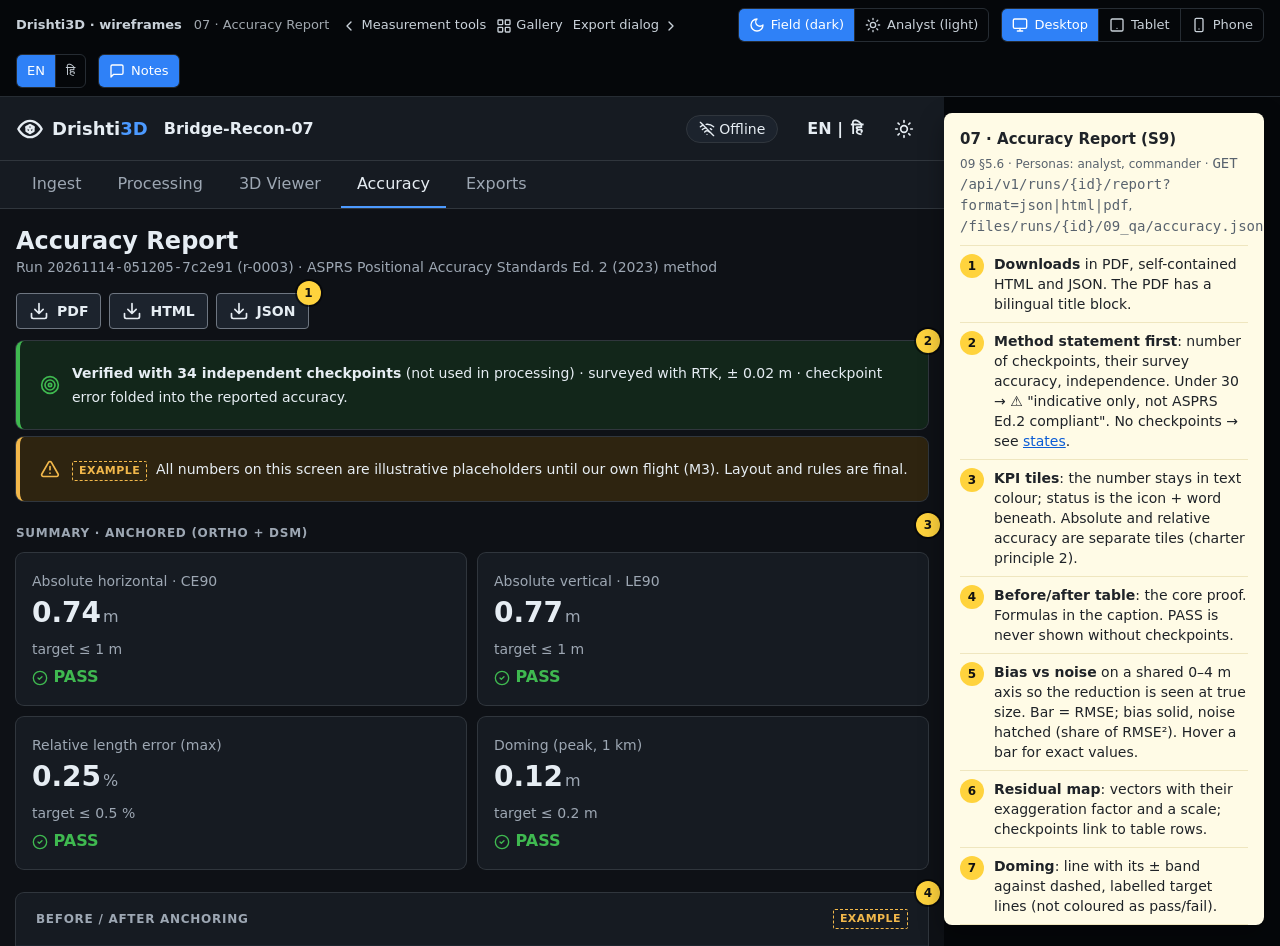
<file: docs/wireframes/07-accuracy-report.html>
<!doctype html>
<html lang="en" data-theme="field" data-viewport="desktop">
<head>
<meta charset="utf-8">
<meta name="viewport" content="width=device-width, initial-scale=1">
<title>Accuracy Report · Drishti3D wireframe</title>
<link rel="stylesheet" href="assets/wireframe.css">
<script src="assets/wireframe.js"></script>
</head>
<body>
<div class="stage">
<div class="device">
<div class="app">
  <header class="topbar">
    <a class="brand" href="01-missions.html" aria-label="Drishti3D, Missions"><i data-icon="logo"></i><span class="wm">Drishti<b>3D</b></span></a>
    <nav class="crumb" aria-label="Breadcrumb"><a class="crumb-root" href="01-missions.html"><i data-icon="chevl"></i><span data-i18n="nav.missions">Missions</span></a><span class="crumb-root">/</span><strong>Bridge-Recon-07</strong></nav>
    <span class="spacer"></span>
    <div class="sys"><span class="chip"><i data-icon="wifioff"></i><span data-i18n="system.offline">Offline</span></span><span class="chip gpu"><i data-icon="cpu"></i>GPU 12 GB</span><span class="chip disk"><i data-icon="disk"></i>Disk 571 GB</span></div>
    <div class="tb-actions">
      <button type="button" class="btn btn-ghost lang-btn" data-action="lang" style="min-width:64px">EN | <span lang="hi">हि</span></button>
      <button type="button" class="btn btn-ghost btn-icon" data-action="theme" aria-label="Toggle theme"><svg class="ic" aria-hidden="true"><use href="#i-sun"/></svg></button>
    </div>
  </header>
  <nav class="mtabs" aria-label="Mission sections">
    <a href="03-ingest-check.html"><span data-i18n="tab.ingest">Ingest</span></a>
    <a href="04-processing.html"><span data-i18n="tab.processing">Processing</span></a>
    <a href="05-viewer-3d.html"><span data-i18n="tab.viewer">3D Viewer</span></a>
    <a href="07-accuracy-report.html" aria-current="page"><span data-i18n="tab.accuracy">Accuracy</span></a>
    <a href="08-export.html"><span data-i18n="tab.exports">Exports</span></a>
  </nav>

  <main class="content">
    <div class="content-narrow">
      <div class="page-head" style="margin-bottom:var(--sp-4)">
        <div style="margin-right:auto">
          <h1 data-i18n="accuracy.title">Accuracy Report</h1>
          <div class="muted sm">Run <span class="mono">20261114-051205-7c2e91</span> (r-0003) · ASPRS Positional Accuracy Standards Ed. 2 (2023) method</div>
        </div>
        <div class="row-wrap" data-anno="1">
          <button type="button" class="btn btn-sm" data-toast="report.pdf saved (GET /api/v1/runs/{id}/report?format=pdf).|ok"><i data-icon="download"></i>PDF</button>
          <button type="button" class="btn btn-sm" data-toast="report.html saved (self-contained, no external resources).|ok"><i data-icon="download"></i>HTML</button>
          <button type="button" class="btn btn-sm" data-toast="accuracy.json saved.|ok"><i data-icon="download"></i>JSON</button>
        </div>
      </div>

      <div class="banner ok card" style="margin-bottom:var(--sp-3)" data-anno="2"><i data-icon="target"></i><span><strong>Verified with 34 independent checkpoints</strong> (not used in processing) · surveyed with RTK, ± 0.02 m · checkpoint error folded into the reported accuracy.</span></div>
      <div class="banner warn card" style="margin-bottom:var(--sp-7)"><i data-icon="alert"></i><span><span class="tag example">example</span>&nbsp; All numbers on this screen are illustrative placeholders until our own flight (M3). Layout and rules are final.</span></div>

      <section aria-labelledby="sum-t" data-anno="3">
        <h2 id="sum-t" class="overline" style="margin-bottom:var(--sp-4)">Summary · anchored (ortho + DSM)</h2>
        <div class="grid g-4" style="gap:var(--sp-4)">
          <div class="stat"><span class="s-label">Absolute horizontal · CE90</span><span class="s-val">0.74<small>m</small></span><span class="s-ctx">target ≤ 1 m</span><span class="pass"><i data-icon="check"></i> PASS</span></div>
          <div class="stat"><span class="s-label">Absolute vertical · LE90</span><span class="s-val">0.77<small>m</small></span><span class="s-ctx">target ≤ 1 m</span><span class="pass"><i data-icon="check"></i> PASS</span></div>
          <div class="stat"><span class="s-label">Relative length error (max)</span><span class="s-val">0.25<small>%</small></span><span class="s-ctx">target ≤ 0.5 %</span><span class="pass"><i data-icon="check"></i> PASS</span></div>
          <div class="stat"><span class="s-label">Doming (peak, 1 km)</span><span class="s-val">0.12<small>m</small></span><span class="s-ctx">target ≤ 0.2 m</span><span class="pass"><i data-icon="check"></i> PASS</span></div>
        </div>
      </section>

      <section class="card" style="margin-top:var(--sp-7);padding:0" aria-labelledby="tbl-t" data-anno="4">
        <div class="card-head" style="padding:var(--sp-5) var(--sp-6) 0"><h2 id="tbl-t" class="overline">Before / after anchoring</h2><span class="tag example">example</span></div>
        <div style="overflow-x:auto">
        <table class="t">
          <thead><tr><th scope="col">Metric</th><th scope="col" class="r">GNSS only (S4a)</th><th scope="col" class="r">Anchored ortho + DSM</th><th scope="col" class="r">Target (charter)</th><th scope="col">Status</th></tr></thead>
          <tbody>
            <tr><th scope="row" class="rh">RMSE<sub>x</sub></th><td class="r">1.62 m</td><td class="r">0.33 m</td><td class="r">—</td><td></td></tr>
            <tr><th scope="row" class="rh">RMSE<sub>y</sub></th><td class="r">1.71 m</td><td class="r">0.36 m</td><td class="r">—</td><td></td></tr>
            <tr><th scope="row" class="rh">RMSE<sub>H</sub></th><td class="r">2.36 m</td><td class="r">0.49 m</td><td class="r">—</td><td></td></tr>
            <tr><th scope="row" class="rh">RMSE<sub>z</sub></th><td class="r">3.88 m</td><td class="r">0.47 m</td><td class="r">—</td><td></td></tr>
            <tr class="hl"><th scope="row" class="rh">CE90</th><td class="r">3.58 m</td><td class="r"><strong>0.74 m</strong></td><td class="r">≤ 1 m</td><td><span class="pass"><i data-icon="check"></i> PASS</span></td></tr>
            <tr class="hl"><th scope="row" class="rh">LE90</th><td class="r">6.38 m</td><td class="r"><strong>0.77 m</strong></td><td class="r">≤ 1 m</td><td><span class="pass"><i data-icon="check"></i> PASS</span></td></tr>
            <tr><th scope="row" class="rh">Relative length</th><td class="r">0.21 %</td><td class="r">0.21 %</td><td class="r">≤ 0.5 %</td><td><span class="pass"><i data-icon="check"></i> PASS</span></td></tr>
            <tr><th scope="row" class="rh">Doming (peak)</th><td class="r">—</td><td class="r">0.12 m / 1 km</td><td class="r">≤ 0.2 m</td><td><span class="pass"><i data-icon="check"></i> PASS</span></td></tr>
            <tr><th scope="row" class="rh">Completeness</th><td class="r">94 %</td><td class="r">94 %</td><td class="r">≥ 90 %</td><td><span class="pass"><i data-icon="check"></i> PASS</span></td></tr>
          </tbody>
          <caption>Illustrative placeholder values. CE90 = 2.146 × RMSE<sub>x</sub> when RMSE<sub>x</sub> ≈ RMSE<sub>y</sub> (≈ 1.5175 × RMSE<sub>H</sub>); LE90 = 1.6449 × RMSE<sub>z</sub> (charter §6). Status is always icon + word: ✓ PASS · ✗ FAIL · ~ INDICATIVE (&lt; 30 checkpoints).</caption>
        </table>
        </div>
      </section>

      <div class="grid g-2" style="margin-top:var(--sp-7)">
        <section class="card" aria-labelledby="bn-t" data-anno="5">
          <div class="card-head"><h2 id="bn-t" class="overline"><span data-i18n="accuracy.bias">Bias</span> vs <span data-i18n="accuracy.noise">noise</span> · per axis</h2><span class="tag example">example</span></div>
          <p class="sm muted" style="margin-bottom:var(--sp-3)">GNSS error is almost all bias, which one anchor removes. Bar = RMSE; segments split RMSE² = bias² + σ².</p>
          <svg class="chart" viewBox="0 0 480 250" role="img" aria-label="Bias versus noise. GNSS only: east RMSE 1.62 m, 92 percent bias; north 1.71 m, 93 percent bias; up 3.88 m, 98 percent bias. Anchored: east 0.33 m, north 0.36 m, up 0.47 m, mostly noise.">
            <defs><pattern id="noiseH" patternUnits="userSpaceOnUse" width="6" height="6" patternTransform="rotate(45)"><rect width="6" height="6" style="fill:var(--surface)"/><rect width="2.5" height="6" style="fill:var(--text-muted)"/></pattern></defs>
            <g class="grid"><line x1="60" y1="20" x2="60" y2="222"/><line x1="160" y1="20" x2="160" y2="222"/><line x1="260" y1="20" x2="260" y2="222"/><line x1="360" y1="20" x2="360" y2="222"/><line x1="460" y1="20" x2="460" y2="222"/></g>
            <text x="60" y="238" text-anchor="middle">0</text><text x="160" y="238" text-anchor="middle">1</text><text x="260" y="238" text-anchor="middle">2</text><text x="360" y="238" text-anchor="middle">3</text><text x="460" y="238" text-anchor="middle">4 m</text>
            <text class="t-strong" x="0" y="14">GNSS only</text>
            <text x="44" y="37" text-anchor="end">E</text><rect class="s-gnss" x="60" y="26" width="148" height="16" rx="2"><title>E: RMSE 1.62 m · bias 1.55 m · σ 0.45 m</title></rect><rect x="210" y="26" width="14" height="16" fill="url(#noiseH)"/><text x="230" y="38">1.62 m · 92 % bias</text>
            <text x="44" y="63" text-anchor="end">N</text><rect class="s-gnss" x="60" y="52" width="159" height="16" rx="2"><title>N: RMSE 1.71 m · bias 1.65 m · σ 0.42 m</title></rect><rect x="221" y="52" width="12" height="16" fill="url(#noiseH)"/><text x="239" y="64">1.71 m · 93 % bias</text>
            <text x="44" y="89" text-anchor="end">U</text><rect class="s-gnss" x="60" y="78" width="382" height="16" rx="2"><title>U: RMSE 3.88 m · bias 3.85 m · σ 0.48 m</title></rect><rect x="444" y="78" width="6" height="16" fill="url(#noiseH)"/><text x="436" y="110" text-anchor="end">3.88 m · 98 % bias</text>
            <text class="t-strong" x="0" y="134">Anchored</text>
            <text x="44" y="157" text-anchor="end">E</text><rect class="s-anch" x="60" y="146" width="4.4" height="16"><title>E: RMSE 0.33 m · bias 0.12 m · σ 0.31 m</title></rect><rect x="66" y="146" width="28.6" height="16" fill="url(#noiseH)"/><text x="100" y="158">0.33 m · 13 % bias</text>
            <text x="44" y="183" text-anchor="end">N</text><rect class="s-anch" x="60" y="172" width="2.8" height="16"><title>N: RMSE 0.36 m · bias 0.10 m · σ 0.35 m</title></rect><rect x="64.8" y="172" width="33.2" height="16" fill="url(#noiseH)"/><text x="104" y="184">0.36 m · 8 % bias</text>
            <text x="44" y="209" text-anchor="end">U</text><rect class="s-anch" x="60" y="198" width="4.8" height="16"><title>U: RMSE 0.47 m · bias 0.15 m · σ 0.45 m</title></rect><rect x="66.8" y="198" width="42.2" height="16" fill="url(#noiseH)"/><text x="115" y="210">0.47 m · 10 % bias</text>
            <line x1="60" y1="20" x2="60" y2="222" style="stroke:var(--chart-axis)"/>
          </svg>
          <div class="chart-legend"><span><i style="background:var(--series-gnss)"></i>bias, GNSS only</span><span><i style="background:var(--series-anchored)"></i>bias, anchored</span><span><i style="background:repeating-linear-gradient(45deg,var(--text-muted) 0 2px,var(--surface) 2px 5px)"></i>noise (σ)</span></div>
        </section>

        <section class="card" aria-labelledby="rm-t" data-anno="6">
          <div class="card-head"><h2 id="rm-t" class="overline">Checkpoint residual map</h2><span class="muted sm">vectors ×20</span></div>
          <div class="map show-cp show-track" data-map="viewer" data-view="0 60 1000 520" data-label="Checkpoint positions with residual vectors, exaggerated 20 times, along the flight track" style="height:300px;border-radius:var(--r-sm);overflow:hidden;background:var(--map-bg)"></div>
          <div class="chart-legend"><span><svg class="ic ic-sm" viewBox="0 0 24 24" aria-hidden="true"><circle cx="12" cy="12" r="6"/></svg>checkpoint</span><span><i style="background:var(--danger);height:3px"></i>horizontal residual ×20 (0.5 m ⟶ 10 px)</span><span><i style="background:var(--accent);height:3px"></i>flight track</span></div>
          <p class="sm muted" style="margin-top:var(--sp-3)">Click a point to highlight its row in the residual table (in the product).</p>
        </section>

        <section class="card" aria-labelledby="dm-t" data-anno="7">
          <div class="card-head"><h2 id="dm-t" class="overline">Doming · DSM − reference along track</h2><span class="tag example">example</span></div>
          <svg class="chart" viewBox="0 0 480 210" role="img" aria-label="Doming plot: height difference along the 1 km track stays within plus or minus 0.2 metres; peak 0.12 metres near the centre.">
            <rect x="50" y="46" width="420" height="104" style="fill:var(--ok);fill-opacity:.08"/>
            <g class="grid"><line x1="50" y1="46" x2="470" y2="46"/><line x1="50" y1="150" x2="470" y2="150"/></g>
            <line class="target" x1="50" y1="46" x2="470" y2="46"/><line class="target" x1="50" y1="150" x2="470" y2="150"/>
            <text x="466" y="40" text-anchor="end" class="t-strong">target ±0.2 m</text>
            <g class="axis"><line x1="50" y1="98" x2="470" y2="98"/></g>
            <text x="44" y="50" text-anchor="end">+0.2</text><text x="44" y="102" text-anchor="end">0</text><text x="44" y="154" text-anchor="end">−0.2</text>
            <text x="50" y="186" text-anchor="middle">0</text><text x="155" y="186" text-anchor="middle">250</text><text x="260" y="186" text-anchor="middle">500</text><text x="365" y="186" text-anchor="middle">750</text><text x="470" y="186" text-anchor="middle">1000 m</text>
            <text x="260" y="204" text-anchor="middle">Along track (m)</text>
            <path class="s-band" d="M50 90 C 120 110, 200 132, 260 136 S 400 112, 470 92 L 470 108 C 400 128, 330 150, 260 150 S 120 124, 50 104 Z"/>
            <path class="s-line" d="M50 97 C 120 117, 200 140, 260 143 S 400 120, 470 100"/>
            <circle class="peak" cx="260" cy="143" r="5"><title>Peak −0.12 m at 510 m</title></circle><text x="268" y="166">peak −0.12 m</text>
          </svg>
          <div class="btn-group" role="group" aria-label="Doming view" style="margin-top:var(--sp-3)"><button type="button" class="btn btn-sm" aria-pressed="true">Along track</button><button type="button" class="btn btn-sm" aria-pressed="false">Across track</button><button type="button" class="btn btn-sm" aria-pressed="false">Map</button></div>
        </section>

        <section class="card" aria-labelledby="lt-t" style="padding:0" data-anno="8">
          <div class="card-head" style="padding:var(--sp-5) var(--sp-6) 0"><h2 id="lt-t" class="overline">Relative length test · known distances</h2><span class="tag example">example</span></div>
          <table class="t">
            <thead><tr><th>ID</th><th class="r">Truth (m)</th><th class="r">Model (m)</th><th class="r">Error (m)</th><th class="r">Error %</th></tr></thead>
            <tbody>
              <tr><td>L1</td><td class="r">20.00</td><td class="r">20.03</td><td class="r">+0.03</td><td class="r">0.15 %</td></tr>
              <tr><td>L2</td><td class="r">52.40</td><td class="r">52.31</td><td class="r">−0.09</td><td class="r">0.17 %</td></tr>
              <tr><td>L3</td><td class="r">118.2</td><td class="r">118.5</td><td class="r">+0.3</td><td class="r">0.25 %</td></tr>
            </tbody>
            <caption>Max 0.25 % (target ≤ 0.5 %) <span class="pass"><i data-icon="check"></i> PASS</span></caption>
          </table>
        </section>
      </div>

      <section class="card" style="margin-top:var(--sp-7)" aria-labelledby="pv-t">
        <div class="card-head"><h2 id="pv-t" class="overline">Conditions &amp; provenance</h2></div>
        <div class="grid g-3" style="gap:var(--sp-2) var(--sp-7)">
          <dl class="kv"><dt>Drone / camera</dt><dd>DJI M3E wide</dd><dt>Altitude</dt><dd>78–96 m AGL</dd><dt>Speed</dt><dd>4.1 m/s</dd><dt>Gimbal</dt><dd>−90° → −62°</dd></dl>
          <dl class="kv"><dt>Time offset</dt><dd>+0.37 s (auto)</dd><dt>Rolling shutter</dt><dd>on · 30 ms est.</dd><dt>Intrinsics</dt><dd>fixed · calib 2026-11-02</dd><dt>Anchors</dt><dd>ref ortho 30 cm + DSM 1 m</dd></dl>
          <dl class="kv"><dt>Software</dt><dd class="mono">drishti 0.4.0</dd><dt>Config hash</dt><dd class="mono">sha256:9f1c…a07e</dd><dt>Ingest warnings</dt><dd>GPS dropout 12 s · 7 % blurred</dd><dt>Confidence</dt><dd>71 / 21 / 8 %</dd></dl>
        </div>
      </section>

      <div class="row-wrap" style="border-top:1px solid var(--border);padding-top:var(--sp-5);margin-top:var(--sp-7)">
        <a class="btn" href="05-viewer-3d.html"><i data-icon="chevl"></i>Back to 3D Viewer</a>
        <a class="btn" href="11-states.html#no-checkpoints">See "no checkpoints" state</a>
        <span class="spacer"></span>
        <a class="btn btn-primary lg rw-only" href="08-export.html"><i data-icon="download"></i><span data-i18n="export.title">Export</span><i data-icon="arrowr"></i></a>
      </div>
    </div>
  </main>
</div>
</div>

<aside class="anno-panel" aria-label="Annotations">
  <h2>07 · Accuracy Report (S9)</h2>
  <div class="anno-sub">09 §5.6 · Personas: analyst, commander · <span class="mono">GET /api/v1/runs/{id}/report?format=json|html|pdf</span>, <span class="mono">/files/runs/{id}/09_qa/accuracy.json</span></div>
  <ol>
    <li><strong>Downloads</strong> in PDF, self-contained HTML and JSON. The PDF has a bilingual title block.</li>
    <li><strong>Method statement first</strong>: number of checkpoints, their survey accuracy, independence. Under 30 → ⚠ "indicative only, not ASPRS Ed.2 compliant". No checkpoints → see <a href="11-states.html#no-checkpoints">states</a>.</li>
    <li><strong>KPI tiles</strong>: the number stays in text colour; status is the icon + word beneath. Absolute and relative accuracy are separate tiles (charter principle 2).</li>
    <li><strong>Before/after table</strong>: the core proof. Formulas in the caption. PASS is never shown without checkpoints.</li>
    <li><strong>Bias vs noise</strong> on a shared 0–4 m axis so the reduction is seen at true size. Bar = RMSE; bias solid, noise hatched (share of RMSE²). Hover a bar for exact values.</li>
    <li><strong>Residual map</strong>: vectors with their exaggeration factor and a scale; checkpoints link to table rows.</li>
    <li><strong>Doming</strong>: line with its ± band against dashed, labelled target lines (not coloured as pass/fail).</li>
    <li><strong>Relative length test</strong> reported separately from absolute placement.</li>
  </ol>
  <p class="anno-sub" style="margin-top:8px">Next: <a href="08-export.html">Export dialog →</a></p>
</aside>
</div>
</body>
</html>
</file>
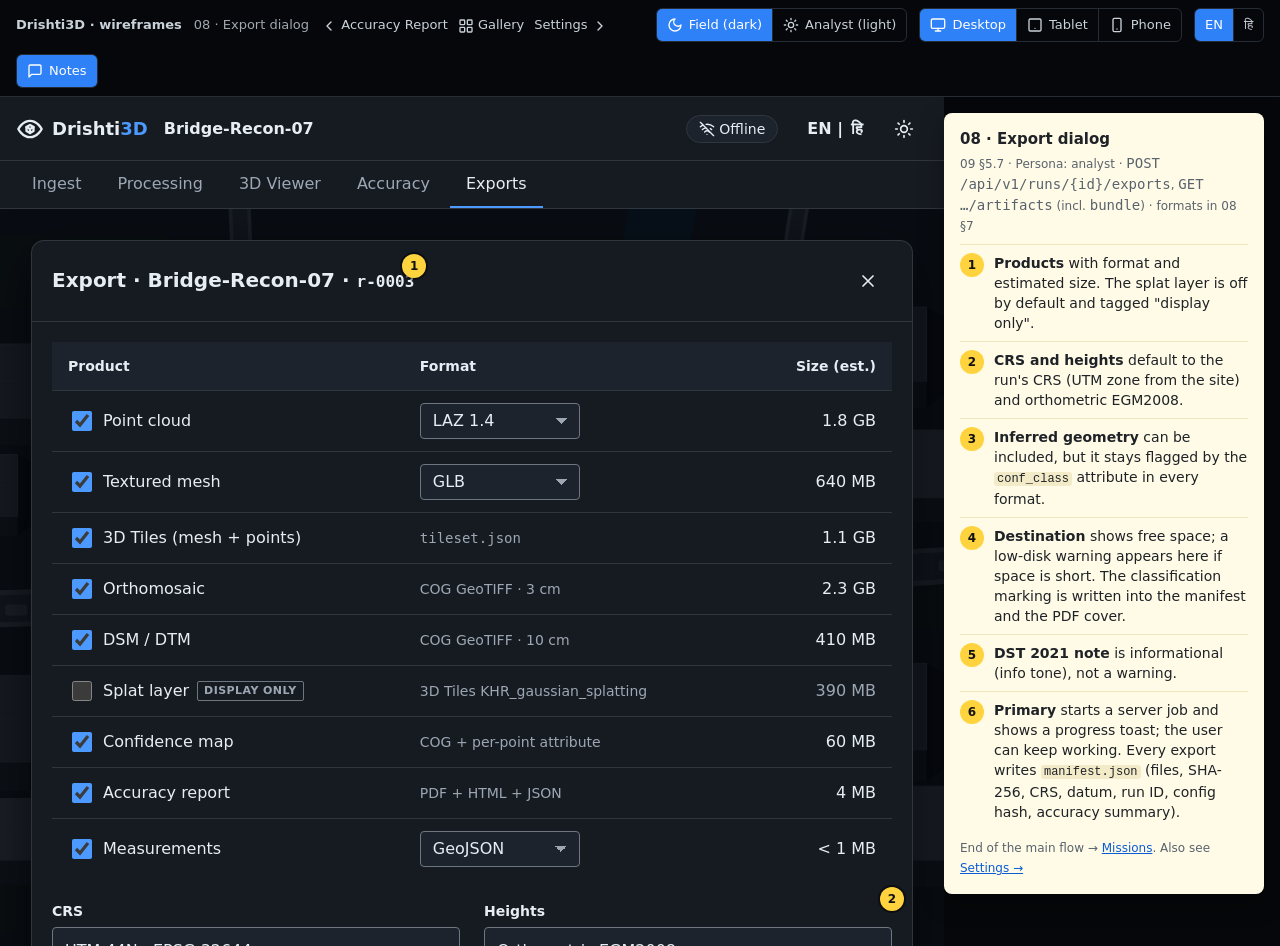
<file: docs/wireframes/08-export.html>
<!doctype html>
<html lang="en" data-theme="field" data-viewport="desktop">
<head>
<meta charset="utf-8">
<meta name="viewport" content="width=device-width, initial-scale=1">
<title>Export · Drishti3D wireframe</title>
<link rel="stylesheet" href="assets/wireframe.css">
<script src="assets/wireframe.js"></script>
</head>
<body>
<div class="stage">
<div class="device">
<div class="app">
  <header class="topbar">
    <a class="brand" href="01-missions.html" aria-label="Drishti3D, Missions"><i data-icon="logo"></i><span class="wm">Drishti<b>3D</b></span></a>
    <nav class="crumb" aria-label="Breadcrumb"><a class="crumb-root" href="01-missions.html"><i data-icon="chevl"></i><span data-i18n="nav.missions">Missions</span></a><span class="crumb-root">/</span><strong>Bridge-Recon-07</strong></nav>
    <span class="spacer"></span>
    <div class="sys"><span class="chip"><i data-icon="wifioff"></i><span data-i18n="system.offline">Offline</span></span><span class="chip disk"><i data-icon="disk"></i>Disk 571 GB</span></div>
    <div class="tb-actions">
      <button type="button" class="btn btn-ghost lang-btn" data-action="lang" style="min-width:64px">EN | <span lang="hi">हि</span></button>
      <button type="button" class="btn btn-ghost btn-icon" data-action="theme" aria-label="Toggle theme"><svg class="ic" aria-hidden="true"><use href="#i-sun"/></svg></button>
    </div>
  </header>
  <nav class="mtabs" aria-label="Mission sections">
    <a href="03-ingest-check.html"><span data-i18n="tab.ingest">Ingest</span></a>
    <a href="04-processing.html"><span data-i18n="tab.processing">Processing</span></a>
    <a href="05-viewer-3d.html"><span data-i18n="tab.viewer">3D Viewer</span></a>
    <a href="07-accuracy-report.html"><span data-i18n="tab.accuracy">Accuracy</span></a>
    <a href="08-export.html" aria-current="page"><span data-i18n="tab.exports">Exports</span></a>
  </nav>

  <div class="scrim-wrap">
    <div class="behind" aria-hidden="true"><div class="map" data-map="viewer" style="position:absolute;inset:0"></div></div>

    <div class="phone-block empty card" style="position:relative;z-index:2;margin:var(--sp-7) var(--sp-5)">
      <i data-icon="lock"></i><h2>Export is not available on a phone</h2>
      <p class="muted">Exports write large files to approved storage from the ground station.</p>
      <a class="btn" href="05-viewer-3d.html"><i data-icon="chevl"></i>Back to 3D Viewer</a>
    </div>

    <section class="dlg-static phone-hide" role="dialog" aria-modal="true" aria-labelledby="ex-t">
      <div class="dlg-head">
        <h2 id="ex-t" data-anno="1"><span data-i18n="export.title">Export</span> · Bridge-Recon-07 · <span class="mono" style="font-size:16px">r-0003</span></h2>
        <a class="btn btn-ghost btn-icon" href="05-viewer-3d.html" aria-label="Close"><i data-icon="x"></i></a>
      </div>
      <div class="dlg-body">
        <div style="overflow-x:auto;margin-bottom:var(--sp-6)">
        <table class="t" style="min-width:560px">
          <thead><tr><th scope="col">Product</th><th scope="col">Format</th><th scope="col" class="r">Size (est.)</th></tr></thead>
          <tbody>
            <tr><td><label class="row"><input type="checkbox" checked style="width:20px;height:20px;accent-color:var(--accent)">Point cloud</label></td><td><select class="select" style="min-height:36px;width:160px" aria-label="Point cloud format"><option>LAZ 1.4</option><option>LAS 1.4</option></select></td><td class="r">1.8 GB</td></tr>
            <tr><td><label class="row"><input type="checkbox" checked style="width:20px;height:20px;accent-color:var(--accent)">Textured mesh</label></td><td><select class="select" style="min-height:36px;width:160px" aria-label="Mesh format"><option>GLB</option><option>OBJ + MTL</option></select></td><td class="r">640 MB</td></tr>
            <tr><td><label class="row"><input type="checkbox" checked style="width:20px;height:20px;accent-color:var(--accent)">3D Tiles (mesh + points)</label></td><td class="muted sm mono">tileset.json</td><td class="r">1.1 GB</td></tr>
            <tr><td><label class="row"><input type="checkbox" checked style="width:20px;height:20px;accent-color:var(--accent)">Orthomosaic</label></td><td class="muted sm">COG GeoTIFF · 3 cm</td><td class="r">2.3 GB</td></tr>
            <tr><td><label class="row"><input type="checkbox" checked style="width:20px;height:20px;accent-color:var(--accent)">DSM / DTM</label></td><td class="muted sm">COG GeoTIFF · 10 cm</td><td class="r">410 MB</td></tr>
            <tr><td><label class="row"><input type="checkbox" style="width:20px;height:20px;accent-color:var(--accent)">Splat layer <span class="tag viewonly">display only</span></label></td><td class="muted sm">3D Tiles KHR_gaussian_splatting</td><td class="r muted">390 MB</td></tr>
            <tr><td><label class="row"><input type="checkbox" checked style="width:20px;height:20px;accent-color:var(--accent)">Confidence map</label></td><td class="muted sm">COG + per-point attribute</td><td class="r">60 MB</td></tr>
            <tr><td><label class="row"><input type="checkbox" checked style="width:20px;height:20px;accent-color:var(--accent)">Accuracy report</label></td><td class="muted sm">PDF + HTML + JSON</td><td class="r">4 MB</td></tr>
            <tr><td><label class="row"><input type="checkbox" checked style="width:20px;height:20px;accent-color:var(--accent)">Measurements</label></td><td><select class="select" style="min-height:36px;width:160px" aria-label="Measurements format"><option>GeoJSON</option><option>CSV</option></select></td><td class="r">&lt; 1 MB</td></tr>
          </tbody>
        </table>
        </div>

        <div class="grid g-2" style="gap:var(--sp-4) var(--sp-7);margin-bottom:var(--sp-5)" data-anno="2">
          <div class="field"><label for="ecrs">CRS</label><select id="ecrs" class="select"><option>UTM 44N · EPSG:32644</option><option>WGS 84 · EPSG:4326</option></select></div>
          <div class="field"><label for="ehts">Heights</label><select id="ehts" class="select"><option>Orthometric EGM2008</option><option>Ellipsoidal WGS 84</option></select></div>
        </div>
        <fieldset style="border:0;padding:0;margin:0 0 var(--sp-3)"><legend class="label" style="margin-bottom:var(--sp-2)">Clip to</legend>
          <div class="row-wrap" style="gap:var(--sp-2) var(--sp-6)">
            <label class="opt"><input type="radio" name="clip">Full extent</label>
            <label class="opt"><input type="radio" name="clip" checked>Current view box</label>
            <label class="opt"><input type="radio" name="clip">Drawn polygon</label>
          </div>
        </fieldset>
        <label class="opt" data-anno="3"><input type="checkbox" checked><span class="opt-body">Include inferred (LoD2) geometry <span class="tag inferred" style="display:inline-flex" data-i18n="conf.inferred">Inferred</span><small>Flagged in every file by the attribute <span class="mono">conf_class = inferred</span></small></span></label>

        <hr class="div">
        <div class="grid g-2" style="gap:var(--sp-4) var(--sp-7)" data-anno="4">
          <div class="field"><label for="dest">Destination</label>
            <div class="row"><select id="dest" class="select"><option>/media/usb0/exports/</option><option>/data/exports/</option></select><button type="button" class="btn btn-sm">Browse…</button></div>
            <span class="help"><span class="pass" style="font-weight:600"><i data-icon="check"></i> Free: 58 GB</span> · USB drive "NTRO-EXP-02"</span></div>
          <div class="field"><label for="cls">Classification marking</label><select id="cls" class="select"><option>RESTRICTED</option><option>CONFIDENTIAL</option><option>UNCLASSIFIED</option></select></div>
        </div>
        <div class="row-wrap" style="margin-top:var(--sp-3)">
          <label class="opt"><input type="checkbox" checked>Write SHA-256 manifest</label>
          <label class="opt"><input type="checkbox" checked>Bundle as <span class="mono">.d3d.zip</span></label>
        </div>

        <div class="banner info card" style="margin-top:var(--sp-4)" data-anno="5"><i data-icon="shield"></i><span>Data finer than 1 m horizontal / 3 m vertical is regulated under the DST 2021 geospatial guidelines. Keep exports on approved Indian storage.</span></div>
      </div>
      <div class="dlg-foot">
        <a class="btn" href="05-viewer-3d.html" data-i18n="common.cancel">Cancel</a>
        <span class="spacer"></span>
        <span class="muted sm">7 products · manifest.json included</span>
        <button type="button" class="btn btn-primary lg" data-anno="6" data-toast="Export started: 6.3 GB to /media/usb0/exports/. You can keep working.|info|01-missions.html|Back to missions"><i data-icon="download"></i>Export 6.3 GB<i data-icon="arrowr"></i></button>
      </div>
    </section>
  </div>
</div>
</div>

<aside class="anno-panel" aria-label="Annotations">
  <h2>08 · Export dialog</h2>
  <div class="anno-sub">09 §5.7 · Persona: analyst · <span class="mono">POST /api/v1/runs/{id}/exports</span>, <span class="mono">GET …/artifacts</span> (incl. <span class="mono">bundle</span>) · formats in 08 §7</div>
  <ol>
    <li><strong>Products</strong> with format and estimated size. The splat layer is off by default and tagged "display only".</li>
    <li><strong>CRS and heights</strong> default to the run's CRS (UTM zone from the site) and orthometric EGM2008.</li>
    <li><strong>Inferred geometry</strong> can be included, but it stays flagged by the <code>conf_class</code> attribute in every format.</li>
    <li><strong>Destination</strong> shows free space; a low-disk warning appears here if space is short. The classification marking is written into the manifest and the PDF cover.</li>
    <li><strong>DST 2021 note</strong> is informational (info tone), not a warning.</li>
    <li><strong>Primary</strong> starts a server job and shows a progress toast; the user can keep working. Every export writes <code>manifest.json</code> (files, SHA-256, CRS, datum, run ID, config hash, accuracy summary).</li>
  </ol>
  <p class="anno-sub" style="margin-top:8px">End of the main flow → <a href="01-missions.html">Missions</a>. Also see <a href="09-settings.html">Settings →</a></p>
</aside>
</div>
</body>
</html>
</file>
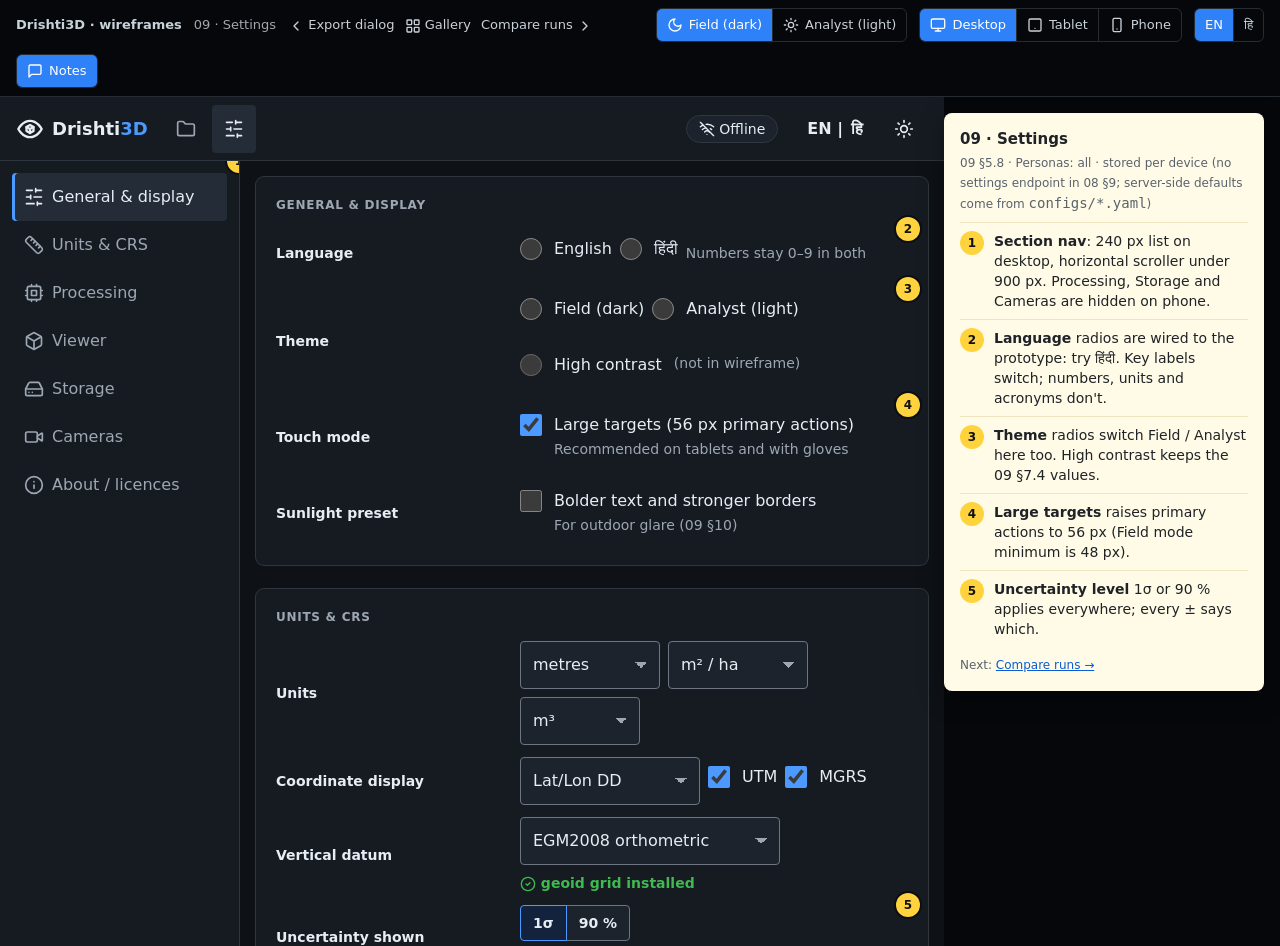
<file: docs/wireframes/09-settings.html>
<!doctype html>
<html lang="en" data-theme="field" data-viewport="desktop">
<head>
<meta charset="utf-8">
<meta name="viewport" content="width=device-width, initial-scale=1">
<title>Settings · Drishti3D wireframe</title>
<link rel="stylesheet" href="assets/wireframe.css">
<script src="assets/wireframe.js"></script>
</head>
<body>
<div class="stage">
<div class="device">
<div class="app">
  <header class="topbar">
    <a class="brand" href="01-missions.html" aria-label="Drishti3D, Missions"><i data-icon="logo"></i><span class="wm">Drishti<b>3D</b></span></a>
    <nav class="gnav" aria-label="Global">
      <a href="01-missions.html"><i data-icon="folder"></i><span data-i18n="nav.missions">Missions</span></a>
      <a href="09-settings.html" aria-current="page"><i data-icon="sliders"></i><span data-i18n="nav.settings">Settings</span></a>
    </nav>
    <span class="spacer"></span>
    <div class="sys"><span class="chip"><i data-icon="wifioff"></i><span data-i18n="system.offline">Offline</span></span><span class="chip gpu"><i data-icon="cpu"></i>GPU 12 GB</span><span class="chip disk"><i data-icon="disk"></i>Disk 571 GB</span></div>
    <div class="tb-actions">
      <button type="button" class="btn btn-ghost lang-btn" data-action="lang" style="min-width:64px">EN | <span lang="hi">हि</span></button>
      <button type="button" class="btn btn-ghost btn-icon" data-action="theme" aria-label="Toggle theme"><svg class="ic" aria-hidden="true"><use href="#i-sun"/></svg></button>
    </div>
  </header>
  <div class="banner ro-banner" role="note"><i data-icon="eye"></i><span><strong data-i18n="system.readOnly">Read-only on phone</strong> · Only language and theme can be changed on this device.</span></div>

  <div class="settings">
    <nav class="snav" aria-label="Settings sections" data-anno="1">
      <a href="#general" aria-current="true"><i data-icon="sliders"></i>General &amp; display</a>
      <a href="#units"><i data-icon="ruler"></i>Units &amp; CRS</a>
      <a class="rw-only" href="#processing"><i data-icon="cpu"></i>Processing</a>
      <a href="#viewer"><i data-icon="box"></i>Viewer</a>
      <a class="rw-only" href="#storage"><i data-icon="disk"></i>Storage</a>
      <a class="rw-only" href="#cameras"><i data-icon="video"></i>Cameras</a>
      <a href="#about"><i data-icon="info"></i>About / licences</a>
    </nav>
    <main class="content">
      <div style="max-width:880px" class="stack-lg">
        <section id="general" class="card" aria-labelledby="g-t">
          <h2 id="g-t" class="overline" style="margin-bottom:var(--sp-5)">General &amp; display</h2>
          <div class="sform">
            <span class="label">Language</span>
            <div class="row-wrap" role="radiogroup" aria-label="Language" data-anno="2">
              <label class="opt"><input type="radio" name="lang" data-set="lang:en">English</label>
              <label class="opt"><input type="radio" name="lang" data-set="lang:hi"><span lang="hi">हिंदी</span></label>
              <span class="muted sm">Numbers stay 0–9 in both</span>
            </div>
            <span class="label">Theme</span>
            <div class="row-wrap" role="radiogroup" aria-label="Theme" data-anno="3">
              <label class="opt"><input type="radio" name="theme" data-set="theme:field">Field (dark)</label>
              <label class="opt"><input type="radio" name="theme" data-set="theme:analyst">Analyst (light)</label>
              <label class="opt"><input type="radio" name="theme" disabled>High contrast <span class="muted sm">(not in wireframe)</span></label>
            </div>
            <span class="label">Touch mode</span>
            <label class="opt" data-anno="4"><input type="checkbox" checked><span class="opt-body">Large targets (56 px primary actions)<small>Recommended on tablets and with gloves</small></span></label>
            <span class="label">Sunlight preset</span>
            <label class="opt"><input type="checkbox"><span class="opt-body">Bolder text and stronger borders<small>For outdoor glare (09 §10)</small></span></label>
          </div>
        </section>

        <section id="units" class="card" aria-labelledby="u-t">
          <h2 id="u-t" class="overline" style="margin-bottom:var(--sp-5)">Units &amp; CRS</h2>
          <div class="sform">
            <label class="label" for="lin">Units</label>
            <div class="row-wrap"><select id="lin" class="select" style="width:140px"><option>metres</option></select><select class="select" style="width:140px" aria-label="Area unit"><option>m² / ha</option></select><select class="select" style="width:120px" aria-label="Volume unit"><option>m³</option></select></div>
            <label class="label" for="cd">Coordinate display</label>
            <div class="row-wrap"><select id="cd" class="select" style="width:180px"><option>Lat/Lon DD</option><option>Lat/Lon DMS</option></select><label class="opt"><input type="checkbox" checked>UTM</label><label class="opt"><input type="checkbox" checked>MGRS</label></div>
            <label class="label" for="vd">Vertical datum</label>
            <div class="row-wrap"><select id="vd" class="select" style="width:260px"><option>EGM2008 orthometric</option><option>WGS 84 ellipsoidal</option></select><span class="pass sm"><i data-icon="check"></i> geoid grid installed</span></div>
            <label class="label" for="ul">Uncertainty shown</label>
            <div class="row-wrap" data-anno="5"><div class="btn-group" role="group" aria-label="Uncertainty level" id="ul"><button type="button" class="btn btn-sm" aria-pressed="true">1σ</button><button type="button" class="btn btn-sm" aria-pressed="false">90 %</button></div><span class="muted sm">Tooltips always say which one. Shortcut <span class="kbd">U</span></span></div>
          </div>
        </section>

        <section id="processing" class="card rw-only" aria-labelledby="p-t">
          <h2 id="p-t" class="overline" style="margin-bottom:var(--sp-5)">Processing</h2>
          <div class="sform">
            <label class="label" for="dp">Default profile</label><select id="dp" class="select" style="width:200px"><option>fast</option><option>quality</option><option>preview</option></select>
            <label class="label" for="gm">Max GPU memory</label><select id="gm" class="select" style="width:200px"><option>11 GB</option><option>8 GB</option></select>
            <label class="label" for="ki">Keep intermediates</label><select id="ki" class="select" style="width:200px"><option>7 days</option><option>30 days</option><option>Forever</option></select>
          </div>
        </section>

        <section id="viewer" class="card" aria-labelledby="v-t">
          <h2 id="v-t" class="overline" style="margin-bottom:var(--sp-5)">Viewer</h2>
          <div class="sform">
            <label class="label" for="pb">Point budget</label><select id="pb" class="select" style="width:200px"><option>3 000 000</option><option>1 000 000</option><option>10 000 000</option></select>
            <label class="label" for="sse">Max screen-space error</label><select id="sse" class="select" style="width:200px"><option>16</option><option>8 (quality)</option></select>
            <label class="label" for="bm">Offline basemap</label><select id="bm" class="select"><option>/data/basemaps/india_z14.mbtiles</option><option>Run orthomosaic only</option></select>
            <label class="label" for="tc">Tile cache</label><select id="tc" class="select" style="width:200px"><option>1 024 MB</option><option>2 048 MB</option></select>
          </div>
        </section>

        <section id="storage" class="card rw-only" aria-labelledby="s-t">
          <h2 id="s-t" class="overline" style="margin-bottom:var(--sp-5)">Storage</h2>
          <div class="row-wrap"><span>4 missions · 41.2 GB · temp 6.8 GB</span><span class="spacer"></span><a class="btn btn-sm" href="11-states.html#disk-low"><i data-icon="trash"></i>Clean up temp files</a></div>
          <div class="progress" style="margin-top:var(--sp-4)"><i style="width:43%"></i></div>
          <p class="muted sm" style="margin-top:var(--sp-2)">571 GB free of 1 TB</p>
        </section>

        <section id="cameras" class="card rw-only" aria-labelledby="c-t" style="padding:0">
          <div class="card-head" style="padding:var(--sp-5) var(--sp-6) 0"><h2 id="c-t" class="overline">Cameras (intrinsics library)</h2><button type="button" class="btn btn-sm"><i data-icon="plus"></i>Import calibration</button></div>
          <table class="t"><tbody>
            <tr><td>DJI M3E wide</td><td class="muted sm">RS 30 ms (est.) · calib 2026-11-02</td><td class="r"><button type="button" class="btn btn-sm">Edit</button></td></tr>
            <tr><td>DJI Mini 4 Pro</td><td class="muted sm">RS 22 ms (profile) · factory model</td><td class="r"><button type="button" class="btn btn-sm">Edit</button></td></tr>
          </tbody></table>
        </section>

        <section id="about" class="card" aria-labelledby="a-t">
          <h2 id="a-t" class="overline" style="margin-bottom:var(--sp-4)">About / licences</h2>
          <dl class="kv" style="max-width:520px"><dt>Version</dt><dd class="mono">drishti 0.4.0 · web 0.4.0</dd><dt>Git</dt><dd class="mono">79d2f77</dd><dt>Fonts</dt><dd>Noto Sans, Noto Sans Devanagari (OFL-1.1)</dd><dt>Icons</dt><dd>Lucide (ISC)</dd><dt>Model weights</dt><dd>see 07-tech-stack licence register</dd></dl>
        </section>

        <div class="row" style="padding-bottom:var(--sp-7)">
          <button type="button" class="btn rw-only" data-toast="Settings reset to defaults (prototype).|info">Reset</button>
          <span class="spacer"></span>
          <a class="btn" href="01-missions.html"><i data-icon="chevl"></i>Missions</a>
          <button type="button" class="btn btn-primary lg" data-toast="Settings saved.|ok" data-i18n="common.save">Save</button>
        </div>
      </div>
    </main>
  </div>
</div>
</div>

<aside class="anno-panel" aria-label="Annotations">
  <h2>09 · Settings</h2>
  <div class="anno-sub">09 §5.8 · Personas: all · stored per device (no settings endpoint in 08 §9; server-side defaults come from <span class="mono">configs/*.yaml</span>)</div>
  <ol>
    <li><strong>Section nav</strong>: 240 px list on desktop, horizontal scroller under 900 px. Processing, Storage and Cameras are hidden on phone.</li>
    <li><strong>Language</strong> radios are wired to the prototype: try हिंदी. Key labels switch; numbers, units and acronyms don't.</li>
    <li><strong>Theme</strong> radios switch Field / Analyst here too. High contrast keeps the 09 §7.4 values.</li>
    <li><strong>Large targets</strong> raises primary actions to 56 px (Field mode minimum is 48 px).</li>
    <li><strong>Uncertainty level</strong> 1σ or 90 % applies everywhere; every ± says which.</li>
  </ol>
  <p class="anno-sub" style="margin-top:8px">Next: <a href="10-compare.html">Compare runs →</a></p>
</aside>
</div>
<script>
  /* Reflect current prototype prefs in the settings radios (display only). */
  document.addEventListener("DOMContentLoaded", function () {
    var r = document.documentElement;
    var t = document.querySelector('[data-set="theme:' + r.getAttribute("data-theme") + '"]');
    var l = document.querySelector('[data-set="lang:' + r.getAttribute("data-lang") + '"]');
    if (t) t.checked = true; if (l) l.checked = true;
  });
</script>
</body>
</html>
</file>
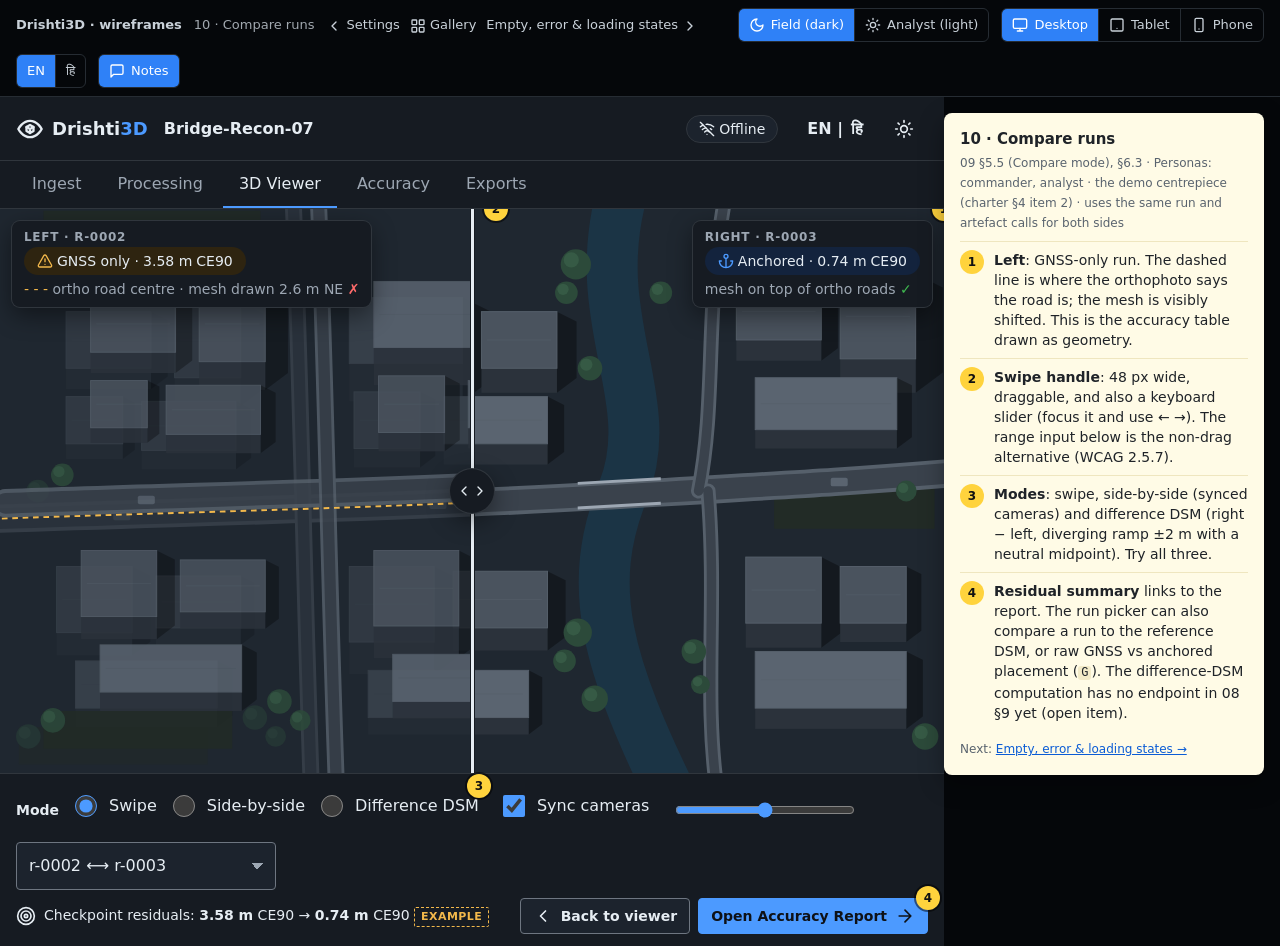
<file: docs/wireframes/10-compare.html>
<!doctype html>
<html lang="en" data-theme="field" data-viewport="desktop">
<head>
<meta charset="utf-8">
<meta name="viewport" content="width=device-width, initial-scale=1">
<title>Compare runs · Drishti3D wireframe</title>
<link rel="stylesheet" href="assets/wireframe.css">
<script src="assets/wireframe.js"></script>
</head>
<body>
<div class="stage">
<div class="device">
<div class="app">
  <header class="topbar">
    <a class="brand" href="01-missions.html" aria-label="Drishti3D, Missions"><i data-icon="logo"></i><span class="wm">Drishti<b>3D</b></span></a>
    <nav class="crumb" aria-label="Breadcrumb"><a class="crumb-root" href="01-missions.html"><i data-icon="chevl"></i><span data-i18n="nav.missions">Missions</span></a><span class="crumb-root">/</span><strong>Bridge-Recon-07</strong></nav>
    <span class="spacer"></span>
    <div class="sys"><span class="chip"><i data-icon="wifioff"></i><span data-i18n="system.offline">Offline</span></span><span class="chip gpu"><i data-icon="cpu"></i>GPU 5.2 / 12 GB</span></div>
    <div class="tb-actions">
      <button type="button" class="btn btn-ghost lang-btn" data-action="lang" style="min-width:64px">EN | <span lang="hi">हि</span></button>
      <button type="button" class="btn btn-ghost btn-icon" data-action="theme" aria-label="Toggle theme"><svg class="ic" aria-hidden="true"><use href="#i-sun"/></svg></button>
    </div>
  </header>
  <nav class="mtabs" aria-label="Mission sections">
    <a href="03-ingest-check.html"><span data-i18n="tab.ingest">Ingest</span></a>
    <a href="04-processing.html"><span data-i18n="tab.processing">Processing</span></a>
    <a href="05-viewer-3d.html" aria-current="page"><span data-i18n="tab.viewer">3D Viewer</span></a>
    <a href="07-accuracy-report.html"><span data-i18n="tab.accuracy">Accuracy</span></a>
    <a href="08-export.html"><span data-i18n="tab.exports">Exports</span></a>
    <span class="chip run-pill"><i data-icon="columns"></i><span data-i18n="tool.compare">Compare before/after</span></span>
  </nav>

  <div class="compare" data-mode="swipe" style="--split:50%" aria-label="Compare two runs: GNSS only on the left, anchored on the right">
    <div class="half left" data-anno="1"><div class="map" data-map="offset" data-label="GNSS-only run r-0002: the mesh sits about 2.6 metres north-east of the orthophoto roads"></div></div>
    <div class="half right"><div class="map" data-map="viewer" data-label="Anchored run r-0003: the mesh sits on the orthophoto roads"></div></div>
    <div class="diff-layer" aria-hidden="true"><div class="map" data-map="diff" style="position:absolute;inset:0"></div>
      <div class="clabel" style="left:50%;top:auto;bottom:16px;transform:translateX(-50%);min-width:260px">
        <div class="sm" style="margin-bottom:4px">DSM difference (right − left), ±2 m</div><div class="ramp"></div>
        <div class="row xs muted" style="justify-content:space-between;margin-top:2px"><span>−2 m</span><span>0</span><span>+2 m</span></div>
      </div>
    </div>

    <div class="handle" tabindex="0" role="slider" aria-label="Swipe position" aria-valuemin="5" aria-valuemax="95" aria-valuenow="50" data-anno="2"><span><i data-icon="chevl" class="ic-sm"></i><i data-icon="chevr" class="ic-sm"></i></span></div>

    <div class="clabel l">
      <div class="overline">Left · r-0002</div>
      <div class="row" style="gap:6px;margin-top:2px"><span class="chip warn"><i data-icon="alert"></i>GNSS only · <span class="num">3.58 m</span> CE90</span></div>
      <div class="sm muted" style="margin-top:4px"><span style="color:var(--warn)">- - -</span> ortho road centre · mesh drawn 2.6 m NE <span class="fail" style="font-weight:600">✗</span></div>
    </div>
    <div class="clabel r">
      <div class="overline">Right · r-0003</div>
      <div class="row" style="gap:6px;margin-top:2px"><span class="chip accent"><i data-icon="anchor"></i>Anchored · <span class="num">0.74 m</span> CE90</span></div>
      <div class="sm muted" style="margin-top:4px">mesh on top of ortho roads <span class="pass" style="font-weight:600">✓</span></div>
    </div>
  </div>

  <div class="card" style="border-radius:0;box-shadow:none;border-top:1px solid var(--border);padding:var(--sp-4) var(--sp-5)">
    <div class="row-wrap" style="gap:var(--sp-3) var(--sp-7)">
      <fieldset style="border:0;padding:0;margin:0" data-anno="3"><legend class="sr-only">Compare mode</legend>
        <div class="row-wrap" style="gap:0 var(--sp-5)">
          <span class="label">Mode</span>
          <label class="opt"><input type="radio" name="cmpmode" value="swipe" checked>Swipe</label>
          <label class="opt"><input type="radio" name="cmpmode" value="side">Side-by-side</label>
          <label class="opt"><input type="radio" name="cmpmode" value="diff">Difference DSM</label>
        </div>
      </fieldset>
      <label class="opt"><input type="checkbox" checked>Sync cameras</label>
      <div class="field phone-hide" style="width:180px"><label for="swipe" class="sr-only">Swipe position</label><input id="swipe" class="range" type="range" min="5" max="95" value="50" aria-label="Swipe position"></div>
      <span class="spacer"></span>
      <div class="field" style="width:260px"><label class="sr-only" for="lr">Runs</label><select id="lr" class="select"><option>r-0002 ⟷ r-0003</option><option>r-0003 ⟷ reference DSM</option><option>raw GNSS ⟷ anchored (same run) · G</option></select></div>
    </div>
    <div class="row-wrap sm" style="margin-top:var(--sp-3)" data-anno="4">
      <i data-icon="target"></i><span>Checkpoint residuals: <strong class="num">3.58 m</strong> CE90 → <strong class="num">0.74 m</strong> CE90 <span class="tag example">example</span></span>
      <span class="spacer"></span>
      <a class="btn btn-sm" href="05-viewer-3d.html"><i data-icon="chevl"></i>Back to viewer</a>
      <a class="btn btn-sm btn-primary" href="07-accuracy-report.html">Open Accuracy Report<i data-icon="arrowr"></i></a>
    </div>
  </div>
</div>
</div>

<aside class="anno-panel" aria-label="Annotations">
  <h2>10 · Compare runs</h2>
  <div class="anno-sub">09 §5.5 (Compare mode), §6.3 · Personas: commander, analyst · the demo centrepiece (charter §4 item 2) · uses the same run and artefact calls for both sides</div>
  <ol>
    <li><strong>Left</strong>: GNSS-only run. The dashed line is where the orthophoto says the road is; the mesh is visibly shifted. This is the accuracy table drawn as geometry.</li>
    <li><strong>Swipe handle</strong>: 48 px wide, draggable, and also a keyboard slider (focus it and use ← →). The range input below is the non-drag alternative (WCAG 2.5.7).</li>
    <li><strong>Modes</strong>: swipe, side-by-side (synced cameras) and difference DSM (right − left, diverging ramp ±2 m with a neutral midpoint). Try all three.</li>
    <li><strong>Residual summary</strong> links to the report. The run picker can also compare a run to the reference DSM, or raw GNSS vs anchored placement (<code>G</code>). The difference-DSM computation has no endpoint in 08 §9 yet (open item).</li>
  </ol>
  <p class="anno-sub" style="margin-top:8px">Next: <a href="11-states.html">Empty, error &amp; loading states →</a></p>
</aside>
</div>
</body>
</html>
</file>
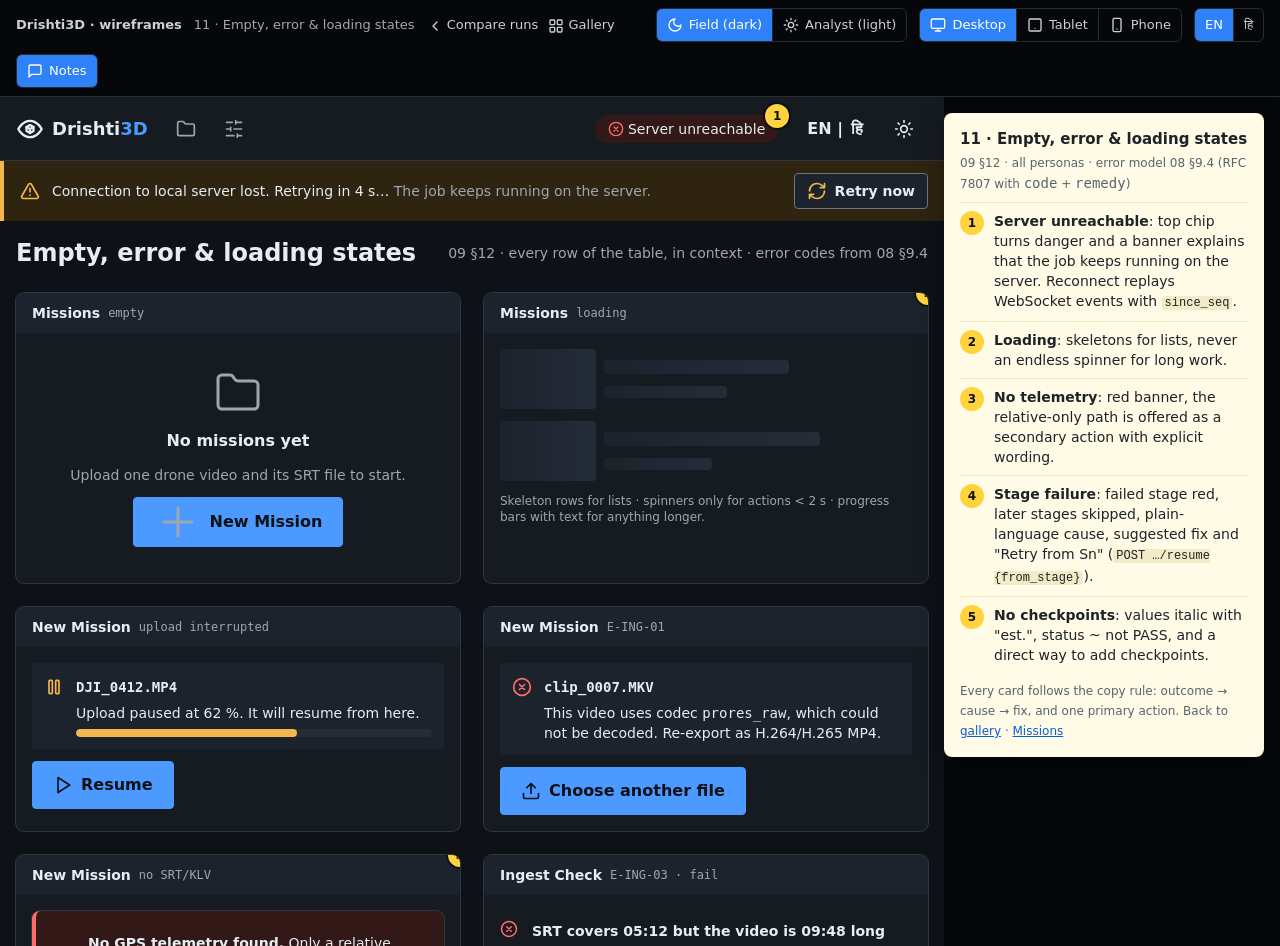
<file: docs/wireframes/11-states.html>
<!doctype html>
<html lang="en" data-theme="field" data-viewport="desktop">
<head>
<meta charset="utf-8">
<meta name="viewport" content="width=device-width, initial-scale=1">
<title>States · Drishti3D wireframe</title>
<link rel="stylesheet" href="assets/wireframe.css">
<script src="assets/wireframe.js"></script>
</head>
<body>
<div class="stage">
<div class="device">
<div class="app">
  <header class="topbar">
    <a class="brand" href="01-missions.html" aria-label="Drishti3D, Missions"><i data-icon="logo"></i><span class="wm">Drishti<b>3D</b></span></a>
    <nav class="gnav" aria-label="Global">
      <a href="01-missions.html"><i data-icon="folder"></i><span data-i18n="nav.missions">Missions</span></a>
      <a href="09-settings.html"><i data-icon="sliders"></i><span data-i18n="nav.settings">Settings</span></a>
    </nav>
    <span class="spacer"></span>
    <div class="sys"><span class="chip danger" data-anno="1"><i data-icon="xcircle"></i>Server unreachable</span><span class="chip warn disk"><i data-icon="disk"></i>Disk 4 GB free</span></div>
    <div class="tb-actions">
      <button type="button" class="btn btn-ghost lang-btn" data-action="lang" style="min-width:64px">EN | <span lang="hi">हि</span></button>
      <button type="button" class="btn btn-ghost btn-icon" data-action="theme" aria-label="Toggle theme"><svg class="ic" aria-hidden="true"><use href="#i-sun"/></svg></button>
    </div>
  </header>
  <div class="banner warn" id="server-lost" role="alert"><i data-icon="alert"></i><span>Connection to local server lost. Retrying in 4 s… <span class="muted">The job keeps running on the server.</span></span><span class="spacer"></span><button type="button" class="btn btn-sm" data-toast="Reconnected. Replayed 14 missed events (since_seq 1790).|ok"><i data-icon="refresh"></i>Retry now</button></div>

  <main class="content">
    <div class="content-narrow">
      <div class="page-head"><h1>Empty, error &amp; loading states</h1><span class="muted sm">09 §12 · every row of the table, in context · error codes from 08 §9.4</span></div>

      <div class="state-grid">
        <article class="state" id="no-missions">
          <header><strong>Missions</strong><span class="mono">empty</span></header>
          <div class="sbody"><div class="empty" style="padding:var(--sp-6)"><i data-icon="folder"></i><h3>No missions yet</h3><p class="muted sm">Upload one drone video and its SRT file to start.</p><a class="btn btn-primary" href="02-new-mission.html"><i data-icon="plus"></i><span data-i18n="mission.new">New Mission</span></a></div></div>
        </article>

        <article class="state" id="loading" data-anno="2">
          <header><strong>Missions</strong><span class="mono">loading</span></header>
          <div class="sbody">
            <div class="row"><div class="skel" style="width:96px;height:60px"></div><div style="flex:1" class="stack"><div class="skel" style="height:14px;width:60%"></div><div class="skel" style="height:12px;width:40%"></div></div></div>
            <div class="row"><div class="skel" style="width:96px;height:60px"></div><div style="flex:1" class="stack"><div class="skel" style="height:14px;width:70%"></div><div class="skel" style="height:12px;width:35%"></div></div></div>
            <p class="muted xs">Skeleton rows for lists · spinners only for actions &lt; 2 s · progress bars with text for anything longer.</p>
          </div>
        </article>

        <article class="state" id="upload-paused">
          <header><strong>New Mission</strong><span class="mono">upload interrupted</span></header>
          <div class="sbody">
            <div class="file-row"><i data-icon="pause" class="warn"></i><div><strong class="mono">DJI_0412.MP4</strong></div><span></span>
              <div class="fr-meta"><div class="sm">Upload paused at 62 %. It will resume from here.</div><div class="progress warn" style="margin-top:6px"><i style="width:62%"></i></div></div></div>
            <div><button type="button" class="btn btn-primary" data-toast="Resuming from chunk 36 of 58.|info"><i data-icon="play"></i>Resume</button></div>
          </div>
        </article>

        <article class="state" id="codec">
          <header><strong>New Mission</strong><span class="mono">E-ING-01</span></header>
          <div class="sbody">
            <div class="file-row"><i data-icon="xcircle" class="danger"></i><div><strong class="mono">clip_0007.MKV</strong></div><span></span><div class="fr-meta sm">This video uses codec <span class="mono">prores_raw</span>, which could not be decoded. Re-export as H.264/H.265 MP4.</div></div>
            <div><a class="btn btn-primary" href="02-new-mission.html"><i data-icon="upload"></i>Choose another file</a></div>
          </div>
        </article>

        <article class="state" id="no-telemetry" data-anno="3">
          <header><strong>New Mission</strong><span class="mono">no SRT/KLV</span></header>
          <div class="sbody">
            <div class="banner danger card"><i data-icon="alert"></i><span><strong>No GPS telemetry found.</strong> Only a relative (unscaled or approximately scaled) model is possible.</span></div>
            <div class="row-wrap"><a class="btn btn-primary" href="02-new-mission.html"><i data-icon="upload"></i>Add telemetry</a><a class="btn" href="03-ingest-check.html">Continue without GPS (relative model only)</a></div>
            <p class="muted xs">The primary becomes "Continue without GPS" only if the user removes the telemetry slot; here adding the SRT stays primary.</p>
          </div>
        </article>

        <article class="state" id="srt-mismatch">
          <header><strong>Ingest Check</strong><span class="mono">E-ING-03 · fail</span></header>
          <div class="sbody">
            <ul class="checks"><li><i data-icon="xcircle" class="danger"></i><span><strong>SRT covers 05:12 but the video is 09:48 long</strong> (53 %, minimum 95 %)</span></li></ul>
            <div class="row-wrap"><a class="btn btn-primary" href="02-new-mission.html"><i data-icon="upload"></i>Replace SRT</a><button type="button" class="btn" aria-disabled="true" title="Disabled on fail">Start processing</button></div>
          </div>
        </article>

        <article class="state" id="flat-sync">
          <header><strong>Ingest Check</strong><span class="mono">W-SYNC-01</span></header>
          <div class="sbody">
            <svg class="chart" viewBox="0 0 300 90" role="img" aria-label="Flat correlation curve with no clear peak"><g class="axis"><line x1="20" y1="70" x2="290" y2="70"/></g><polyline class="s-line" points="20,50 60,46 100,44 140,42 180,43 220,45 260,47 290,49"/><text x="150" y="86" text-anchor="middle">Lag (s)</text></svg>
            <div class="banner warn card"><i data-icon="alert"></i><span>Time offset uncertain (flat correlation). Using 0 s. Hover or turn during capture next time.</span></div>
            <div><a class="btn btn-primary" href="03-ingest-check.html">Override offset…</a></div>
          </div>
        </article>

        <article class="state" id="ref-outside">
          <header><strong>New Mission</strong><span class="mono">reference outside area</span></header>
          <div class="sbody">
            <div class="file-row"><i data-icon="xcircle" class="danger"></i><div><strong class="mono">old_district_ortho.tif</strong></div><span></span><div class="fr-meta sm">Reference ortho does not overlap the flight track.</div></div>
            <div><button type="button" class="btn btn-primary" data-toast="File removed.|info"><i data-icon="trash"></i>Remove file</button></div>
          </div>
        </article>

        <article class="state" id="gpu-oom" data-anno="4">
          <header><strong>Processing</strong><span class="mono">E-S5-01 · failed</span></header>
          <div class="sbody">
            <ol class="stages">
              <li class="done"><span class="sid">S4</span><span class="sname">Georeferencing &amp; Anchoring</span><span class="sstate"><i data-icon="check"></i>00:31</span></li>
              <li class="failed"><span class="sid">S5</span><span class="sname">Dense Reconstruction &amp; Mesh</span><span class="sstate"><i data-icon="xcircle"></i>failed</span></li>
              <li class="queued"><span class="sid">S6</span><span class="sname">Completion &amp; Classification</span><span class="sstate">– skipped</span></li>
            </ol>
            <div class="banner danger card"><i data-icon="xcircle"></i><span><strong>GPU memory exhausted in S5.</strong> Retry with fewer tiles or the <span class="mono">fast</span> profile. Log filtered to errors.</span></div>
            <div class="row-wrap"><a class="btn btn-primary" href="04-processing.html"><i data-icon="refresh"></i>Retry from S5</a><button type="button" class="btn">View error log</button></div>
          </div>
        </article>

        <article class="state" id="low-registration">
          <header><strong>Processing</strong><span class="mono">S3 warning</span></header>
          <div class="sbody">
            <div class="banner warn card"><i data-icon="alert"></i><span>Only 54 % of frames registered. Model will have gaps. <a href="03-ingest-check.html">See timeline</a></span></div>
            <div class="row-wrap"><a class="btn btn-primary" href="04-processing.html">Continue</a><button type="button" class="btn">Retry S3 with fallback</button></div>
          </div>
        </article>

        <article class="state" id="ortho-failed">
          <header><strong>Processing</strong><span class="mono">W-GEO-01</span></header>
          <div class="sbody">
            <div class="banner warn card"><i data-icon="alert"></i><span>Could not register to the reference ortho (too few matches). Falling back to GNSS-only placement.</span></div>
            <div><a class="btn btn-primary" href="04-processing.html">Continue</a></div>
          </div>
        </article>

        <article class="state" id="tileset-failed">
          <header><strong>3D Viewer</strong><span class="mono">layer error</span></header>
          <div class="sbody">
            <div class="layer"><input type="checkbox" checked aria-label="Point cloud"><span>Point cloud <i data-icon="xcircle" class="ic-sm" style="color:var(--danger)"></i> <span class="muted sm">HTTP 404 tileset.json</span></span><span></span></div>
            <p class="muted sm">Other layers keep working.</p>
            <div><button type="button" class="btn btn-primary" data-toast="Reloading point cloud tiles…|info"><i data-icon="refresh"></i>Reload layer</button></div>
          </div>
        </article>

        <article class="state" id="no-webgl">
          <header><strong>3D Viewer</strong><span class="mono">no WebGL 2</span></header>
          <div class="sbody"><div class="empty" style="padding:var(--sp-5)"><i data-icon="monitor"></i><p>3D view needs WebGL 2. Showing the 2D ortho and report instead.</p><a class="btn btn-primary" href="07-accuracy-report.html">Open 2D view</a></div></div>
        </article>

        <article class="state" id="no-checkpoints" data-anno="5">
          <header><strong>Accuracy</strong><span class="mono">not validated</span></header>
          <div class="sbody">
            <div class="banner warn card"><i data-icon="alert"></i><span>No checkpoints supplied. Accuracy shown is estimated from anchoring residuals and is <strong>not validated</strong>.</span></div>
            <div class="grid g-2" style="gap:var(--sp-3)">
              <div class="stat est"><span class="s-label">CE90</span><span class="s-val">3.4<small>m est.</small></span><span class="indic"><i data-icon="alert"></i> <span data-i18n="accuracy.estimated">Estimated: not validated</span></span></div>
              <div class="stat est"><span class="s-label">LE90</span><span class="s-val">5.9<small>m est.</small></span><span class="indic"><i data-icon="alert"></i> Estimated: not validated</span></div>
            </div>
            <div><button type="button" class="btn btn-primary" data-toast="checkpoints.csv: 32 accepted, 0 rejected. S9-only job queued.|ok"><i data-icon="upload"></i>Upload checkpoints</button></div>
            <p class="muted xs"><span class="mono">POST /api/v1/runs/{id}/checkpoints</span> → S9-only job</p>
          </div>
        </article>

        <article class="state" id="indicative">
          <header><strong>Accuracy</strong><span class="mono">W-QA-01</span></header>
          <div class="sbody">
            <div class="banner warn card"><i data-icon="alert"></i><span>Fewer than 30 checkpoints (12): indicative only, not ASPRS Ed.2 compliant.</span></div>
            <p><span class="indic"><i data-icon="alert"></i> ~ INDICATIVE</span> <span class="muted sm">replaces PASS/FAIL in the status column</span></p>
          </div>
        </article>

        <article class="state" id="disk-low">
          <header><strong>Global</strong><span class="mono">E-SYS-02 risk</span></header>
          <div class="sbody">
            <div class="row-wrap"><span class="chip warn"><i data-icon="disk"></i>Disk 4 GB free</span><span class="muted sm">shown in the top bar and on export</span></div>
            <div class="banner warn card"><i data-icon="alert"></i><span>Export needs 6.3 GB; 4 GB free on the destination.</span></div>
            <div><button type="button" class="btn btn-primary" data-toast="Removed 6.8 GB of temporary files.|ok"><i data-icon="trash"></i>Clean up temp files</button></div>
          </div>
        </article>

        <article class="state" id="phone-ro">
          <header><strong>Any (phone)</strong><span class="mono">read-only</span></header>
          <div class="sbody">
            <div class="banner info card"><i data-icon="eye"></i><span><strong data-i18n="system.readOnly">Read-only on phone</strong> · Browse missions, open the 3D view and reports. Create and process missions on the ground-station laptop or tablet.</span></div>
            <p class="muted sm">Switch the prototype to <strong>Phone</strong> to see actions hidden on every screen.</p>
          </div>
        </article>
      </div>
    </div>
  </main>
</div>
</div>

<aside class="anno-panel" aria-label="Annotations">
  <h2>11 · Empty, error &amp; loading states</h2>
  <div class="anno-sub">09 §12 · all personas · error model 08 §9.4 (RFC 7807 with <span class="mono">code</span> + <span class="mono">remedy</span>)</div>
  <ol>
    <li><strong>Server unreachable</strong>: top chip turns danger and a banner explains that the job keeps running on the server. Reconnect replays WebSocket events with <code>since_seq</code>.</li>
    <li><strong>Loading</strong>: skeletons for lists, never an endless spinner for long work.</li>
    <li><strong>No telemetry</strong>: red banner, the relative-only path is offered as a secondary action with explicit wording.</li>
    <li><strong>Stage failure</strong>: failed stage red, later stages skipped, plain-language cause, suggested fix and "Retry from Sn" (<code>POST …/resume {from_stage}</code>).</li>
    <li><strong>No checkpoints</strong>: values italic with "est.", status ~ not PASS, and a direct way to add checkpoints.</li>
  </ol>
  <p class="anno-sub" style="margin-top:8px">Every card follows the copy rule: outcome → cause → fix, and one primary action. Back to <a href="index.html">gallery</a> · <a href="01-missions.html">Missions</a></p>
</aside>
</div>
</body>
</html>
</file>
<file: docs/wireframes/assets/wireframe.css>
/* Drishti3D · clickable wireframe prototype
   Tokens mirror docs/18-design-system.md §5. No external resources. */

/* ---------- tokens ---------- */
:root {
  --font-sans: "Noto Sans", "Inter", system-ui, -apple-system, "Segoe UI", Roboto, Arial, sans-serif;
  --font-deva: "Noto Sans Devanagari", "Nirmala UI", "Mangal", "Kohinoor Devanagari", sans-serif;
  --font-mono: "Noto Sans Mono", ui-monospace, "Cascadia Mono", Consolas, "DejaVu Sans Mono", monospace;
  --fs-display: 2rem; --lh-display: 2.5rem;
  --fs-h1: 1.5rem; --lh-h1: 2rem;
  --fs-h2: 1.25rem; --lh-h2: 1.75rem;
  --fs-h3: 1rem; --lh-h3: 1.5rem;
  --fs-body: 1rem; --lh-body: 1.5rem;
  --fs-sm: .875rem; --lh-sm: 1.25rem;
  --fs-xs: .75rem; --lh-xs: 1rem;
  --fs-num-lg: 1.75rem; --lh-num-lg: 2rem;
  --sp-1: 2px; --sp-2: 4px; --sp-3: 8px; --sp-4: 12px; --sp-5: 16px;
  --sp-6: 20px; --sp-7: 24px; --sp-8: 32px; --sp-9: 40px; --sp-10: 48px; --sp-11: 64px;
  --r-xs: 2px; --r-sm: 4px; --r-md: 8px; --r-lg: 12px; --r-pill: 999px;
  --dur-fast: 100ms; --dur-base: 200ms; --dur-slow: 300ms;
  --ease-standard: cubic-bezier(.2, 0, 0, 1);
  --topbar-h: 56px; --tabs-h: 48px; --statusbar-h: 48px;
  --panel-left-w: 280px; --panel-right-w: 320px;
  --conf-high: #0072B2; --conf-low: #E69F00; --conf-inf: #CC79A7; --conf-nodata: #999999;
  --conf-inf-tint: rgba(204, 121, 167, .30);
  --cls-ground: #A6761D; --cls-building: #D95F02; --cls-road: #666666; --cls-vegetation: #1B9E77;
  --cls-vehicle: #E7298A; --cls-water: #56B4E9; --cls-other: #E6AB02;
  --hatch-inf: repeating-linear-gradient(45deg, var(--conf-inf) 0 3px, var(--conf-inf-tint) 3px 8px);
  --hatch-veh: repeating-linear-gradient(45deg, var(--cls-vehicle) 0 3px, rgba(231, 41, 138, .3) 3px 8px);
}
:root, [data-theme="field"] {
  color-scheme: dark;
  --bg: #0E1116; --surface: #161B22; --surface-2: #1C232D; --surface-3: #242C38;
  --scrim: rgba(1, 4, 9, .72);
  --text: #E6EDF3; --text-muted: #9DA7B3; --text-on-accent: #0E1116;
  --border: #30363D; --border-strong: #6E7681;
  --accent: #4C9AFF; --accent-hover: #6CB0FF; --accent-subtle: #13233D;
  --ok: #3FB950; --ok-subtle: #12261A;
  --warn: #F2B84B; --warn-subtle: #2E2410;
  --danger: #FF6B6B; --danger-subtle: #331818;
  --info: #79C0FF; --info-subtle: #132435;
  --conf-high-ink: #3D9BE0; --conf-low-ink: #E69F00; --conf-inf-ink: #CC79A7;
  --map-bg: #1A2027; --map-line: #56606B;
  --map-field: #1F2730; --map-field-2: #222B26; --map-road: #3A424C; --map-road-edge: #56606B;
  --map-water: #1B3445; --map-roof: #4A535E; --map-roof-2: #5A6470; --map-wall: #2B323B;
  --map-tree: #2C4A3A; --map-tree-2: #365A45; --map-shadow: rgba(0, 0, 0, .35);
  --chart-grid: #30363D; --chart-axis: #6E7681;
  --series-gnss: #9DA7B3; --series-anchored: var(--accent); --series-rtk: #3FB950;
  --elev-1: 0 0 0 1px var(--border);
  --elev-2: 0 0 0 1px var(--border), 0 8px 24px rgba(0, 0, 0, .45);
  --elev-3: 0 0 0 1px var(--border), 0 16px 48px rgba(0, 0, 0, .6);
  --target: 48px; --target-primary: 56px;
  --proto-bg: #05070A; --proto-text: #C9D1D9; --proto-border: #262C33;
  --anno: #FFD33D; --anno-text: #111;
}
[data-theme="analyst"] {
  color-scheme: light;
  --bg: #F7F8FA; --surface: #FFFFFF; --surface-2: #F0F2F5; --surface-3: #E7EBF0;
  --scrim: rgba(31, 35, 40, .45);
  --text: #1F2328; --text-muted: #59636E; --text-on-accent: #FFFFFF;
  --border: #D0D7DE; --border-strong: #818B98;
  --accent: #0B5CD5; --accent-hover: #0A4FB8; --accent-subtle: #E6EFFC;
  --ok: #1A7F37; --ok-subtle: #E6F4EA;
  --warn: #8A5A00; --warn-subtle: #FFF4D6;
  --danger: #CF222E; --danger-subtle: #FDE8E9;
  --info: #0969DA; --info-subtle: #E5F0FC;
  --conf-high-ink: #0072B2; --conf-low-ink: #8F5B00; --conf-inf-ink: #A3457A;
  --map-bg: #E9ECEF; --map-line: #9AA3AD;
  --map-field: #DDE2E6; --map-field-2: #D5DDD3; --map-road: #FFFFFF; --map-road-edge: #AEB6BF;
  --map-water: #C6DCEB; --map-roof: #B7BEC6; --map-roof-2: #C8CED5; --map-wall: #8E969F;
  --map-tree: #A9C3AE; --map-tree-2: #97B79D; --map-shadow: rgba(31, 35, 40, .18);
  --chart-grid: #E1E5EA; --chart-axis: #818B98;
  --series-gnss: #6E7781; --series-anchored: var(--accent); --series-rtk: #1A7F37;
  --elev-1: 0 1px 2px rgba(31, 35, 40, .08), 0 0 0 1px var(--border);
  --elev-2: 0 4px 12px rgba(31, 35, 40, .12), 0 0 0 1px var(--border);
  --elev-3: 0 12px 32px rgba(31, 35, 40, .18), 0 0 0 1px var(--border);
  --target: 44px; --target-primary: 48px;
  --proto-bg: #1F2328; --proto-text: #E6EDF3; --proto-border: #3A4048;
}
@media (prefers-reduced-motion: reduce) {
  :root { --dur-fast: 0ms; --dur-base: 0ms; --dur-slow: 0ms; }
}

/* ---------- base ---------- */
*, *::before, *::after { box-sizing: border-box; }
html, body { margin: 0; }
body {
  font-family: var(--font-sans); font-size: var(--fs-body); line-height: var(--lh-body);
  color: var(--text); background: var(--proto-bg);
  -webkit-font-smoothing: antialiased; min-height: 100vh;
}
[lang="hi"], html[data-lang="hi"] .app { font-family: var(--font-deva), var(--font-sans); }
html[data-lang="hi"] .app { line-height: 1.6; }
h1, h2, h3, h4, p { margin: 0; }
h1 { font-size: var(--fs-h1); line-height: var(--lh-h1); font-weight: 600; }
h2 { font-size: var(--fs-h2); line-height: var(--lh-h2); font-weight: 600; }
h3 { font-size: var(--fs-h3); line-height: var(--lh-h3); font-weight: 600; }
a { color: var(--accent); }
a:hover { color: var(--accent-hover); }
:focus-visible { outline: 3px solid var(--accent); outline-offset: 2px; border-radius: var(--r-sm); }
.mono { font-family: var(--font-mono); font-size: var(--fs-sm); }
.num { font-variant-numeric: tabular-nums; }
.muted { color: var(--text-muted); }
.sm { font-size: var(--fs-sm); line-height: var(--lh-sm); }
.xs { font-size: var(--fs-xs); line-height: var(--lh-xs); }
.overline { font-size: var(--fs-xs); line-height: var(--lh-xs); font-weight: 600; letter-spacing: .06em; text-transform: uppercase; color: var(--text-muted); }
html[data-lang="hi"] .overline { text-transform: none; letter-spacing: 0; font-size: var(--fs-sm); }
.sr-only { position: absolute; width: 1px; height: 1px; overflow: hidden; clip: rect(0 0 0 0); white-space: nowrap; }
.ic { width: 20px; height: 20px; flex: none; fill: none; stroke: currentColor; stroke-width: 2; stroke-linecap: round; stroke-linejoin: round; vertical-align: middle; }
.ic-lg { width: 24px; height: 24px; }
.ic-sm { width: 16px; height: 16px; }
.row { display: flex; align-items: center; gap: var(--sp-3); }
.row-wrap { display: flex; flex-wrap: wrap; align-items: center; gap: var(--sp-3); }
.spacer { flex: 1; }
.stack > * + * { margin-top: var(--sp-4); }
.stack-lg > * + * { margin-top: var(--sp-7); }
hr.div { border: 0; border-top: 1px solid var(--border); margin: var(--sp-5) 0; }

/* ---------- prototype chrome (not part of the product) ---------- */
.protobar {
  position: sticky; top: 0; z-index: 50; display: flex; align-items: center; gap: 12px; flex-wrap: wrap;
  padding: 8px 16px; background: var(--proto-bg); color: var(--proto-text);
  border-bottom: 1px solid var(--proto-border); font-size: 13px; line-height: 18px;
}
.protobar a { color: var(--proto-text); text-decoration: none; }
.protobar a:hover { text-decoration: underline; }
.protobar .pb-title { font-weight: 600; white-space: nowrap; }
.protobar .pb-screen { opacity: .8; }
.protobar .seg { display: inline-flex; border: 1px solid var(--proto-border); border-radius: 6px; overflow: hidden; }
.protobar .seg button {
  font: inherit; color: var(--proto-text); background: transparent; border: 0; padding: 6px 10px; min-height: 32px; cursor: pointer;
  display: inline-flex; align-items: center; gap: 6px;
}
.protobar .seg button + button { border-left: 1px solid var(--proto-border); }
.protobar .seg button[aria-pressed="true"] { background: #2F81F7; color: #fff; }
.protobar .pb-nav { display: inline-flex; gap: 10px; align-items: center; }
.protobar .ic { width: 16px; height: 16px; }

.stage { display: flex; gap: 24px; align-items: flex-start; justify-content: center; padding: 24px; }
html[data-viewport="desktop"] .stage { padding: 0; gap: 0; }
.device {
  container-type: inline-size; container-name: dev;
  background: var(--bg); position: relative; flex: none; overflow: hidden;
}
html[data-viewport="desktop"] .device { width: 100%; flex: 1; min-width: 0; }
html[data-viewport="tablet"] .device { width: 1024px; height: 768px; border-radius: 24px; box-shadow: 0 0 0 12px #2A2F36, 0 0 0 13px #444C56, 0 30px 60px rgba(0,0,0,.5); }
html[data-viewport="phone"] .device { width: 390px; height: 844px; border-radius: 40px; box-shadow: 0 0 0 10px #2A2F36, 0 0 0 11px #444C56, 0 30px 60px rgba(0,0,0,.5); }
html[data-viewport="tablet"] .device .app, html[data-viewport="phone"] .device .app { height: 100%; }
html[data-viewport="desktop"] .app { height: calc(100vh - 51px); min-height: 640px; }
[hidden] { display: none !important; }

/* annotations */
.anno-panel {
  width: 320px; flex: none; background: #FFFBE6; color: #1F2328; border-radius: 8px; padding: 16px 16px 8px;
  font-size: 14px; line-height: 20px; box-shadow: 0 8px 24px rgba(0,0,0,.35); position: sticky; top: 64px;
  max-height: calc(100vh - 88px); overflow: auto;
}
html[data-viewport="desktop"] .anno-panel { margin: 16px 16px 16px 0; }
.anno-panel h2 { font-size: 15px; line-height: 20px; margin-bottom: 4px; }
.anno-panel .anno-sub { color: #59636E; font-size: 12px; margin-bottom: 8px; }
.anno-panel ol { list-style: none; margin: 0; padding: 0; counter-reset: a; }
.anno-panel li { counter-increment: a; position: relative; padding: 8px 0 8px 34px; border-top: 1px solid #EFE6BF; }
.anno-panel li::before {
  content: counter(a); position: absolute; left: 0; top: 8px; width: 24px; height: 24px; border-radius: 50%;
  background: var(--anno); color: var(--anno-text); font-weight: 700; font-size: 12px; display: grid; place-items: center;
}
.anno-panel li.hl { background: #FFF1A8; }
.anno-panel code { font-size: 12px; background: #F3EBC8; padding: 0 3px; border-radius: 3px; }
.anno-panel a { color: #0B5CD5; }
.anno-pin {
  position: absolute; z-index: 20; width: 24px; height: 24px; border-radius: 50%; background: var(--anno); color: var(--anno-text);
  font: 700 12px/24px var(--font-sans); text-align: center; box-shadow: 0 0 0 2px rgba(0,0,0,.5); cursor: pointer; border: 0; padding: 0;
  top: -12px; right: -12px;
}
:where(body [data-anno]) { position: relative; }
html[data-anno="off"] .anno-pin, html[data-anno="off"] .anno-panel { display: none; }
@media (max-width: 1100px) { .stage { flex-wrap: wrap; } .anno-panel { width: 100%; position: static; max-height: none; } html[data-viewport="desktop"] .anno-panel { margin: 16px; } }

/* ---------- app shell ---------- */
.app { display: flex; flex-direction: column; background: var(--bg); color: var(--text); overflow: hidden; }
.topbar {
  height: var(--topbar-h); flex: none; display: flex; align-items: center; gap: var(--sp-5);
  padding: 0 var(--sp-5); background: var(--surface); border-bottom: 1px solid var(--border);
}
.brand { display: inline-flex; align-items: center; gap: var(--sp-3); color: var(--text); text-decoration: none; font-weight: 600; font-size: 18px; white-space: nowrap; min-height: var(--target); }
.brand .ic { width: 28px; height: 28px; }
.brand b { color: var(--accent); font-weight: 700; }
.brand:hover { color: var(--text); }
.crumb { display: inline-flex; align-items: center; gap: var(--sp-2); color: var(--text-muted); white-space: nowrap; min-width: 0; }
.crumb a { color: var(--text-muted); text-decoration: none; }
.crumb a:hover { color: var(--text); }
.crumb strong { color: var(--text); font-weight: 600; overflow: hidden; text-overflow: ellipsis; }
.gnav { display: flex; gap: var(--sp-2); }
.gnav a {
  display: inline-flex; align-items: center; gap: var(--sp-3); padding: 0 var(--sp-4); min-height: var(--target);
  color: var(--text-muted); text-decoration: none; border-radius: var(--r-sm); font-weight: 500;
}
.gnav a:hover { color: var(--text); background: var(--surface-2); }
.gnav a[aria-current="page"] { color: var(--text); background: var(--surface-3); }
.sys { display: flex; gap: var(--sp-3); align-items: center; }
.tb-actions { display: flex; gap: var(--sp-2); align-items: center; }

.mtabs {
  height: var(--tabs-h); flex: none; display: flex; align-items: stretch; gap: var(--sp-2); padding: 0 var(--sp-5);
  background: var(--surface); border-bottom: 1px solid var(--border); overflow-x: auto; scrollbar-width: none;
}
.mtabs a, .tabs [role="tab"] {
  display: inline-flex; align-items: center; gap: var(--sp-3); padding: 0 var(--sp-5); min-height: var(--tabs-h);
  color: var(--text-muted); text-decoration: none; border-bottom: 3px solid transparent; white-space: nowrap; font-weight: 500;
}
.mtabs a:hover { color: var(--text); }
.mtabs a[aria-current="page"] { color: var(--text); border-bottom-color: var(--accent); }
.mtabs a[aria-disabled="true"] { opacity: .45; pointer-events: none; }
.mtabs .run-pill { margin-left: auto; align-self: center; }

.content { flex: 1; overflow: auto; padding: var(--sp-7); }
.content-narrow { max-width: 1440px; margin: 0 auto; }
.page-head { display: flex; align-items: center; gap: var(--sp-5); flex-wrap: wrap; margin-bottom: var(--sp-7); }
.page-head h1 { margin-right: auto; }

.banner {
  display: flex; align-items: center; gap: var(--sp-4); padding: var(--sp-4) var(--sp-5); border-left: 4px solid var(--info);
  background: var(--info-subtle); color: var(--text); font-size: var(--fs-sm);
}
.banner .ic { color: var(--info); }
.banner.warn { border-color: var(--warn); background: var(--warn-subtle); } .banner.warn .ic { color: var(--warn); }
.banner.danger { border-color: var(--danger); background: var(--danger-subtle); } .banner.danger .ic { color: var(--danger); }
.banner.ok { border-color: var(--ok); background: var(--ok-subtle); } .banner.ok .ic { color: var(--ok); }
.banner.card { border-radius: var(--r-md); }
.ro-banner { display: none; }

/* ---------- cards / panels ---------- */
.card { background: var(--surface); border-radius: var(--r-md); box-shadow: var(--elev-1); padding: var(--sp-6); min-width: 0; }
.card.tight { padding: var(--sp-5); }
.card-head { display: flex; align-items: center; gap: var(--sp-3); margin-bottom: var(--sp-5); flex-wrap: wrap; }
.card-head h2, .card-head h3 { margin-right: auto; }
.card-head .overline { margin-right: auto; }
.grid { display: grid; gap: var(--sp-7); }
.g-2 { grid-template-columns: repeat(2, minmax(0, 1fr)); }
.g-3 { grid-template-columns: repeat(3, minmax(0, 1fr)); }
.g-4 { grid-template-columns: repeat(4, minmax(0, 1fr)); }
.g-side { grid-template-columns: minmax(0, 5fr) minmax(0, 7fr); }
.g-main-side { grid-template-columns: minmax(0, 7fr) minmax(0, 5fr); }

/* ---------- buttons ---------- */
.btn {
  display: inline-flex; align-items: center; justify-content: center; gap: var(--sp-3);
  min-height: var(--target); min-width: 96px; padding: 0 var(--sp-6); border-radius: var(--r-sm);
  font-family: inherit; font-size: var(--fs-body); font-weight: 600; line-height: 1.2; text-decoration: none; cursor: pointer;
  background: var(--surface-2); color: var(--text); border: 1px solid var(--border-strong);
  transition: background var(--dur-fast) var(--ease-standard);
}
.btn:hover { background: var(--surface-3); color: var(--text); }
.btn:active { transform: translateY(1px); }
.btn-primary { background: var(--accent); color: var(--text-on-accent); border-color: var(--accent); }
.btn-primary:hover { background: var(--accent-hover); color: var(--text-on-accent); }
.btn-primary.lg { min-height: var(--target-primary); padding: 0 var(--sp-7); }
.btn-ghost { background: transparent; border-color: transparent; color: var(--text); min-width: 0; padding: 0 var(--sp-4); }
.btn-ghost:hover { background: var(--surface-2); }
.btn-link { background: none; border: 0; color: var(--accent); min-width: 0; padding: 0 var(--sp-2); text-decoration: underline; }
.btn-link:hover { background: none; color: var(--accent-hover); }
.btn-danger { background: var(--danger); color: var(--text-on-accent); border-color: var(--danger); }
.btn-danger:hover { background: var(--danger); filter: brightness(1.08); color: var(--text-on-accent); }
.btn-danger-ghost { background: transparent; border-color: transparent; color: var(--danger); min-width: 0; }
.btn-icon { min-width: var(--target); width: var(--target); padding: 0; }
.btn-sm { min-height: 36px; min-width: 0; padding: 0 var(--sp-4); font-size: var(--fs-sm); }
.btn[aria-disabled="true"], .btn:disabled { opacity: .4; cursor: not-allowed; pointer-events: none; }
.btn-group { display: inline-flex; }
.btn-group .btn { border-radius: 0; min-width: 0; }
.btn-group .btn:first-child { border-radius: var(--r-sm) 0 0 var(--r-sm); }
.btn-group .btn:last-child { border-radius: 0 var(--r-sm) var(--r-sm) 0; }
.btn-group .btn + .btn { margin-left: -1px; }
.btn-group .btn[aria-pressed="true"] { background: var(--accent-subtle); border-color: var(--accent); color: var(--text); z-index: 1; }
.kbd { font: 600 11px/1 var(--font-mono); padding: 3px 5px; border: 1px solid var(--border-strong); border-radius: 4px; color: var(--text-muted); }

/* ---------- chips / badges ---------- */
.chip {
  display: inline-flex; align-items: center; gap: var(--sp-2); padding: 2px var(--sp-4); min-height: 28px; border-radius: var(--r-pill);
  font-size: var(--fs-sm); line-height: var(--lh-sm); font-weight: 500; background: var(--surface-2); color: var(--text);
  border: 1px solid var(--border); white-space: nowrap;
}
.chip .ic { width: 16px; height: 16px; }
.chip .dot { width: 8px; height: 8px; border-radius: 50%; background: var(--text-muted); }
.chip.ok { background: var(--ok-subtle); border-color: transparent; } .chip.ok .ic, .chip.ok .dot { color: var(--ok); background-color: transparent; } .chip.ok .dot { background: var(--ok); }
.chip.warn { background: var(--warn-subtle); border-color: transparent; } .chip.warn .ic { color: var(--warn); } .chip.warn .dot { background: var(--warn); }
.chip.danger { background: var(--danger-subtle); border-color: transparent; } .chip.danger .ic { color: var(--danger); } .chip.danger .dot { background: var(--danger); }
.chip.info { background: var(--info-subtle); border-color: transparent; } .chip.info .ic { color: var(--info); }
.chip.accent { background: var(--accent-subtle); border-color: transparent; } .chip.accent .ic { color: var(--accent); }
.chip.running .bar { width: 48px; height: 6px; border-radius: 3px; background: var(--surface-3); overflow: hidden; }
.chip.running .bar i { display: block; height: 100%; background: var(--accent); }
.acc-badge { text-decoration: none; }
.acc-badge.est .val { font-style: italic; }
.tag {
  display: inline-flex; align-items: center; gap: 4px; padding: 0 6px; border-radius: var(--r-xs); font-size: 11px; line-height: 18px;
  font-weight: 700; letter-spacing: .04em; text-transform: uppercase; border: 1px dashed var(--border-strong); color: var(--text-muted); white-space: nowrap;
}
.tag.example { border-color: var(--warn); color: var(--warn); }
.tag.future { border-style: solid; }
.tag.inferred { border: 0; color: #fff; background: var(--hatch-inf); text-shadow: 0 0 2px #000; }
.tag.viewonly { border-style: solid; }

/* ---------- forms ---------- */
.field { display: flex; flex-direction: column; gap: var(--sp-2); min-width: 0; }
.field > label, .label { font-size: var(--fs-sm); font-weight: 600; color: var(--text); }
.input, .select {
  min-height: var(--target); padding: 0 var(--sp-4); border-radius: var(--r-sm); border: 1px solid var(--border-strong);
  background: var(--surface-2); color: var(--text); font: inherit; width: 100%;
}
.select { appearance: none; padding-right: 36px; background-image: linear-gradient(45deg, transparent 50%, var(--text-muted) 50%), linear-gradient(135deg, var(--text-muted) 50%, transparent 50%); background-position: calc(100% - 18px) 50%, calc(100% - 12px) 50%; background-size: 6px 6px; background-repeat: no-repeat; }
.input-wrap { position: relative; display: flex; align-items: center; }
.input-wrap .ic { position: absolute; left: 12px; color: var(--text-muted); }
.input-wrap .input { padding-left: 40px; }
.help { font-size: var(--fs-sm); color: var(--text-muted); }
.opt { display: flex; align-items: flex-start; gap: var(--sp-4); min-height: var(--target); padding: var(--sp-3) 0; cursor: pointer; }
.opt input { width: 22px; height: 22px; margin: 1px 0 0; accent-color: var(--accent); flex: none; }
.opt .opt-body { display: flex; flex-direction: column; }
.opt .opt-body small { color: var(--text-muted); font-size: var(--fs-sm); }
.profile-opt { border: 1px solid var(--border); border-radius: var(--r-md); padding: var(--sp-4) var(--sp-5); }
.profile-opt:has(input:checked) { border-color: var(--accent); background: var(--accent-subtle); }
.range { width: 100%; accent-color: var(--accent); min-height: 32px; }
.toggle { appearance: none; width: 44px; height: 26px; border-radius: 13px; background: var(--surface-3); border: 1px solid var(--border-strong); position: relative; cursor: pointer; flex: none; }
.toggle::after { content: ""; position: absolute; top: 3px; left: 3px; width: 18px; height: 18px; border-radius: 50%; background: var(--text-muted); transition: left var(--dur-fast); }
.toggle:checked { background: var(--accent); border-color: var(--accent); }
.toggle:checked::after { left: 21px; background: var(--text-on-accent); }

/* dropzone */
.dropzone {
  border: 2px dashed var(--border-strong); border-radius: var(--r-md); padding: var(--sp-6); display: flex; flex-direction: column; gap: var(--sp-3);
  background: var(--surface); min-height: 180px;
}
.dropzone .dz-call { display: flex; align-items: center; gap: var(--sp-4); }
.dropzone .dz-call .ic { width: 32px; height: 32px; color: var(--accent); }
.dropzone.drag { border-color: var(--accent); background: var(--accent-subtle); }
.file-row { display: grid; grid-template-columns: auto 1fr auto; gap: var(--sp-2) var(--sp-4); align-items: center; padding: var(--sp-4); border-radius: var(--r-sm); background: var(--surface-2); }
.file-row .ic.ok { color: var(--ok); } .file-row .ic.warn { color: var(--warn); } .file-row .ic.danger { color: var(--danger); }
.file-row .fr-meta { grid-column: 2 / 4; }

/* progress */
.progress { height: 8px; border-radius: 4px; background: var(--surface-3); overflow: hidden; }
.progress > i { display: block; height: 100%; background: var(--accent); border-radius: 4px; }
.progress.ok > i { background: var(--ok); } .progress.warn > i { background: var(--warn); } .progress.danger > i { background: var(--danger); }
.progress.thin { height: 4px; }

/* stepper */
.stepper { display: flex; align-items: center; gap: var(--sp-3); list-style: none; padding: 0; margin: 0 0 var(--sp-7); flex-wrap: wrap; }
.stepper li { display: flex; align-items: center; gap: var(--sp-3); color: var(--text-muted); font-size: var(--fs-sm); font-weight: 500; }
.stepper li .n { width: 28px; height: 28px; border-radius: 50%; display: grid; place-items: center; border: 2px solid var(--border-strong); font-weight: 700; font-size: 13px; }
.stepper li.done { color: var(--text); } .stepper li.done .n { border-color: var(--ok); color: var(--ok); }
.stepper li[aria-current="step"] { color: var(--text); font-weight: 700; } .stepper li[aria-current="step"] .n { border-color: var(--accent); background: var(--accent); color: var(--text-on-accent); }
.stepper li + li::before { content: ""; width: 32px; height: 2px; background: var(--border-strong); margin-right: var(--sp-2); }
.stepper a { color: inherit; text-decoration: none; }

/* stage list */
.stages { list-style: none; margin: 0; padding: 0; }
.stages li { display: grid; grid-template-columns: 36px 1fr auto; gap: var(--sp-3); align-items: center; min-height: 44px; padding: var(--sp-2) var(--sp-4); border-radius: var(--r-sm); }
.stages li + li { margin-top: 2px; }
.stages .sid { font: 600 var(--fs-sm)/1 var(--font-mono); color: var(--text-muted); }
.stages .sname { min-width: 0; }
.stages .sstate { display: inline-flex; align-items: center; gap: var(--sp-2); font-size: var(--fs-sm); font-variant-numeric: tabular-nums; white-space: nowrap; }
.stages li.done .sstate .ic { color: var(--ok); }
.stages li.queued { color: var(--text-muted); }
.stages li.running { background: var(--accent-subtle); box-shadow: inset 3px 0 0 var(--accent); }
.stages li.running .sid { color: var(--accent); }
.stages li.warn .sstate .ic { color: var(--warn); }
.stages li.failed { background: var(--danger-subtle); box-shadow: inset 3px 0 0 var(--danger); }
.stages li.failed .sstate .ic { color: var(--danger); }
.stages li.skipped { color: var(--text-muted); }
.stages li.sub { padding-left: 52px; min-height: 32px; font-size: var(--fs-sm); color: var(--text-muted); }
.stages li.parallel { border-top: 1px dashed var(--border-strong); margin-top: var(--sp-3); padding-top: var(--sp-3); border-radius: 0; }
.stages .sbar { grid-column: 2 / 4; }

/* tables */
.table-wrap { overflow: auto; border-radius: var(--r-md); box-shadow: var(--elev-1); background: var(--surface); }
table.t { width: 100%; border-collapse: collapse; font-variant-numeric: tabular-nums; }
table.t caption { text-align: left; padding: var(--sp-4) var(--sp-5); color: var(--text-muted); font-size: var(--fs-sm); caption-side: bottom; }
table.t th { position: sticky; top: 0; background: var(--surface-2); font-size: var(--fs-sm); font-weight: 600; text-align: left; padding: var(--sp-4) var(--sp-5); white-space: nowrap; color: var(--text); }
table.t td { padding: var(--sp-4) var(--sp-5); border-top: 1px solid var(--border); vertical-align: middle; }
table.t tr:hover td { background: color-mix(in srgb, var(--surface-2) 60%, transparent); }
table.t .r { text-align: right; }
table.t .c { text-align: center; }
table.t tr.hl td { background: var(--accent-subtle); }
.pass { color: var(--ok); font-weight: 700; white-space: nowrap; }
.fail { color: var(--danger); font-weight: 700; white-space: nowrap; }
.indic { color: var(--warn); font-weight: 700; white-space: nowrap; }
.pass .ic, .fail .ic, .indic .ic { width: 16px; height: 16px; }

/* KPI / stat tile */
.stat { background: var(--surface); border-radius: var(--r-md); box-shadow: var(--elev-1); padding: var(--sp-5); display: flex; flex-direction: column; gap: var(--sp-2); min-width: 0; }
.stat .s-label { font-size: var(--fs-sm); color: var(--text-muted); display: flex; align-items: center; gap: var(--sp-3); }
.stat .s-val { font-size: var(--fs-num-lg); line-height: var(--lh-num-lg); font-weight: 600; font-variant-numeric: tabular-nums; }
.stat .s-val small { font-size: var(--fs-body); color: var(--text-muted); font-weight: 400; margin-left: 2px; }
.stat .s-ctx { font-size: var(--fs-sm); color: var(--text-muted); }
.stat.est .s-val { font-style: italic; }

/* key-value lists */
.kv { display: grid; grid-template-columns: auto 1fr; gap: var(--sp-2) var(--sp-5); font-size: var(--fs-sm); }
.kv dt { color: var(--text-muted); } .kv dd { margin: 0; text-align: right; font-variant-numeric: tabular-nums; }

/* check list */
.checks { list-style: none; margin: 0; padding: 0; }
.checks li { display: grid; grid-template-columns: 24px 1fr; gap: var(--sp-3); padding: var(--sp-3) 0; border-top: 1px solid var(--border); font-size: var(--fs-sm); }
.checks li:first-child { border-top: 0; }
.checks .ic { width: 18px; height: 18px; margin-top: 1px; }
.checks .ok { color: var(--ok); } .checks .warn { color: var(--warn); } .checks .danger { color: var(--danger); } .checks .info { color: var(--info); }

/* logs */
.logs { font-family: var(--font-mono); font-size: 13px; line-height: 20px; background: var(--surface-2); border-radius: var(--r-sm); padding: var(--sp-4); max-height: 180px; overflow: auto; }
.logs div { white-space: pre-wrap; }
.logs .lv-warn { color: var(--warn); } .logs .lv-err { color: var(--danger); }
.tabs { display: flex; gap: var(--sp-2); border-bottom: 1px solid var(--border); margin-bottom: var(--sp-4); }
.tabs [role="tab"] { background: none; border-top: 0; border-left: 0; border-right: 0; font: inherit; font-weight: 500; cursor: pointer; min-height: var(--target); padding: 0 var(--sp-4); }
.tabs [role="tab"][aria-selected="true"] { color: var(--text); border-bottom-color: var(--accent); }

/* mission list */
.mlist { display: flex; flex-direction: column; gap: 0; background: var(--surface); border-radius: var(--r-md); box-shadow: var(--elev-1); }
.mrow { display: grid; grid-template-columns: 112px minmax(180px, 2fr) minmax(140px, 1.3fr) minmax(120px, 1fr) minmax(220px, 1.6fr); gap: var(--sp-5); align-items: center; padding: var(--sp-5); }
.mrow + .mrow { border-top: 1px solid var(--border); }
.mrow:hover { background: color-mix(in srgb, var(--surface-2) 50%, transparent); }
.thumb { width: 112px; height: 72px; border-radius: var(--r-sm); background: var(--map-bg); overflow: hidden; position: relative; }
.thumb svg { width: 100%; height: 100%; display: block; }
.mrow .m-name { font-weight: 600; font-size: 17px; }
.mrow .m-actions { display: flex; flex-direction: column; align-items: flex-start; gap: var(--sp-3); }
.menu { position: absolute; right: 0; top: calc(100% + 4px); z-index: 30; background: var(--surface); border-radius: var(--r-md); box-shadow: var(--elev-2); padding: var(--sp-2); min-width: 240px; display: none; }
.menu.open { display: block; }
.menu a, .menu button { display: flex; align-items: center; gap: var(--sp-3); width: 100%; min-height: var(--target); padding: 0 var(--sp-4); color: var(--text); text-decoration: none; background: none; border: 0; font: inherit; border-radius: var(--r-sm); cursor: pointer; text-align: left; }
.menu a:hover, .menu button:hover { background: var(--surface-2); }
.menu .sep { height: 1px; background: var(--border); margin: var(--sp-2) 0; }
.menu .danger-item { color: var(--danger); }
.rel { position: relative; }

/* toast */
.toasts { position: absolute; right: var(--sp-5); bottom: var(--sp-5); z-index: 40; display: flex; flex-direction: column; gap: var(--sp-3); width: min(400px, calc(100% - 32px)); }
.toast { display: grid; grid-template-columns: auto 1fr auto; gap: var(--sp-4); align-items: start; background: var(--surface); border-radius: var(--r-md); box-shadow: var(--elev-2); padding: var(--sp-4) var(--sp-5); border-left: 4px solid var(--info); animation: tin var(--dur-base) var(--ease-standard); }
.toast.ok { border-color: var(--ok); } .toast.ok > .ic { color: var(--ok); }
.toast.warn { border-color: var(--warn); } .toast.warn > .ic { color: var(--warn); }
.toast.danger { border-color: var(--danger); } .toast.danger > .ic { color: var(--danger); }
.toast.info > .ic { color: var(--info); }
@keyframes tin { from { opacity: 0; transform: translateY(8px); } to { opacity: 1; transform: none; } }

/* dialog */
dialog.dlg { border: 0; padding: 0; border-radius: var(--r-lg); background: var(--surface); color: var(--text); box-shadow: var(--elev-3); width: min(720px, calc(100% - 32px)); max-height: calc(100% - 48px); }
dialog.dlg::backdrop { background: var(--scrim); }
.dlg-head { display: flex; align-items: center; gap: var(--sp-4); padding: var(--sp-5) var(--sp-6); border-bottom: 1px solid var(--border); }
.dlg-head h2 { margin-right: auto; }
.dlg-body { padding: var(--sp-6); overflow: auto; }
.dlg-foot { display: flex; align-items: center; gap: var(--sp-4); padding: var(--sp-5) var(--sp-6); border-top: 1px solid var(--border); flex-wrap: wrap; }
.dlg-foot .spacer { flex: 1; }
.dlg-static { position: relative; margin: var(--sp-8) auto; background: var(--surface); border-radius: var(--r-lg); box-shadow: var(--elev-3); width: min(880px, calc(100% - 32px)); z-index: 2; }
.scrim-wrap { position: relative; flex: 1; overflow: auto; }
.scrim-wrap .behind { position: absolute; inset: 0; opacity: 1; pointer-events: none; }
.scrim-wrap .behind::after { content: ""; position: absolute; inset: 0; background: var(--scrim); }

/* ---------- viewer ---------- */
.viewer { flex: 1; display: grid; grid-template-columns: var(--panel-left-w) minmax(0, 1fr) var(--panel-right-w); grid-template-rows: minmax(0, 1fr) auto; min-height: 0; }
.vpanel { background: var(--surface); overflow: auto; padding: var(--sp-5); min-height: 0; }
.vpanel.left { border-right: 1px solid var(--border); }
.vpanel.right { border-left: 1px solid var(--border); }
.vpanel h2.overline { margin-bottom: var(--sp-3); }
.canvas { position: relative; overflow: hidden; background: var(--map-bg); min-height: 420px; }
.canvas > .map, .canvas > svg.overlay { position: absolute; inset: 0; width: 100%; height: 100%; }
.map svg { width: 100%; height: 100%; display: block; }
.toolbar {
  position: absolute; top: var(--sp-4); left: var(--sp-4); z-index: 5; display: flex; gap: 2px; padding: var(--sp-2);
  background: var(--surface); border-radius: var(--r-md); box-shadow: var(--elev-2); flex-wrap: wrap; max-width: calc(100% - 32px);
}
.tool {
  display: inline-flex; flex-direction: column; align-items: center; justify-content: center; gap: 2px; min-width: var(--target); min-height: var(--target);
  padding: 4px 6px; border-radius: var(--r-sm); color: var(--text); text-decoration: none; background: none; border: 0; font: inherit; cursor: pointer;
}
.tool span { font-size: 11px; line-height: 12px; color: var(--text-muted); }
.tool:hover { background: var(--surface-2); color: var(--text); }
.tool[aria-pressed="true"] { background: var(--accent); color: var(--text-on-accent); }
.tool[aria-pressed="true"] span { color: var(--text-on-accent); }
.tool[aria-disabled="true"] { opacity: .35; cursor: not-allowed; }
.tool-sep { width: 1px; background: var(--border); margin: 6px 2px; }
[data-theme="analyst"] .tool span { display: none; }
.hint { position: absolute; left: 50%; bottom: var(--sp-5); transform: translateX(-50%); z-index: 5; background: var(--surface); box-shadow: var(--elev-2); border-radius: var(--r-pill); padding: var(--sp-3) var(--sp-5); font-size: var(--fs-sm); white-space: nowrap; }
.navctl { position: absolute; right: var(--sp-4); bottom: var(--sp-4); z-index: 5; display: flex; flex-direction: column; gap: var(--sp-2); }
.navctl .btn { background: var(--surface); box-shadow: var(--elev-2); }
.compass { width: 56px; height: 56px; border-radius: 50%; background: var(--surface); box-shadow: var(--elev-2); display: grid; place-items: center; font-weight: 700; font-size: 12px; }
.scalebar { position: absolute; left: var(--sp-4); bottom: var(--sp-4); z-index: 5; background: var(--surface); padding: 4px 8px; border-radius: var(--r-sm); font-size: 12px; box-shadow: var(--elev-2); }
.scalebar i { display: block; width: 100px; height: 6px; border: 2px solid var(--text); border-top: 0; margin-top: 2px; }
.statusbar { grid-column: 1 / -1; background: var(--surface); border-top: 1px solid var(--border); padding: var(--sp-3) var(--sp-5); display: flex; flex-wrap: wrap; gap: var(--sp-2) var(--sp-5); align-items: center; font-size: var(--fs-sm); font-variant-numeric: tabular-nums; }
.statusbar .mono { font-size: 13px; }
.layer { display: grid; grid-template-columns: 24px 1fr auto; gap: var(--sp-3); align-items: center; min-height: var(--target); }
.layer input[type="checkbox"] { width: 20px; height: 20px; accent-color: var(--accent); margin: 0; }
.layer label { cursor: pointer; }
.layer .lk { font: 600 11px/1 var(--font-mono); color: var(--text-muted); border: 1px solid var(--border); border-radius: 3px; padding: 2px 4px; }
.layer-sub { padding: 0 0 var(--sp-3) 36px; display: flex; flex-direction: column; gap: var(--sp-2); }
.legend { list-style: none; margin: 0; padding: 0; display: flex; flex-direction: column; gap: var(--sp-2); font-size: var(--fs-sm); }
.legend li { display: grid; grid-template-columns: 18px 1fr auto; gap: var(--sp-3); align-items: center; min-height: 28px; }
.sw { width: 16px; height: 16px; border-radius: var(--r-xs); outline: 1px solid var(--text); outline-offset: -1px; display: inline-block; }
.sw.c-high { background: var(--conf-high); }
.sw.c-low { background: color-mix(in srgb, var(--conf-low) 55%, transparent); outline: 2px dotted var(--text); outline-offset: -2px; }
.sw.c-inf { background: var(--hatch-inf); }
.sw.c-nodata { background: transparent; outline-color: var(--conf-nodata); }
.sw.k-ground { background: var(--cls-ground); } .sw.k-building { background: var(--cls-building); } .sw.k-road { background: var(--cls-road); }
.sw.k-vegetation { background: var(--cls-vegetation); } .sw.k-vehicle { background: var(--hatch-veh); } .sw.k-water { background: var(--cls-water); } .sw.k-other { background: var(--cls-other); }
.ink-high { color: var(--conf-high-ink); } .ink-low { color: var(--conf-low-ink); } .ink-inf { color: var(--conf-inf-ink); }

/* measurement result card */
.mcard { border-radius: var(--r-md); background: var(--surface-2); padding: var(--sp-5); }
.mcard .m-title { display: flex; align-items: center; gap: var(--sp-3); font-weight: 600; }
.mcard .m-val { font-size: 32px; line-height: 40px; font-weight: 600; font-variant-numeric: tabular-nums; margin-top: var(--sp-3); }
.mcard .m-pm { font-size: 18px; font-variant-numeric: tabular-nums; }
.mcard .m-level { font-size: var(--fs-sm); color: var(--text-muted); }
.mcard .kv { margin-top: var(--sp-4); }
.mcard details { margin-top: var(--sp-4); font-size: var(--fs-sm); }
.mcard details summary { cursor: pointer; color: var(--accent); min-height: 32px; display: flex; align-items: center; }
.mcard .formula { font-family: var(--font-mono); font-size: 12px; background: var(--surface); padding: var(--sp-3); border-radius: var(--r-sm); margin-top: var(--sp-2); overflow-x: auto; }
.guard { display: flex; gap: var(--sp-3); align-items: flex-start; font-size: var(--fs-sm); margin-top: var(--sp-3); }
.guard .ic { width: 18px; height: 18px; color: var(--warn); margin-top: 1px; }
.guard.danger .ic { color: var(--danger); }
.mlist-small { list-style: none; padding: 0; margin: 0; font-size: var(--fs-sm); }
.mlist-small li { display: flex; align-items: center; gap: var(--sp-3); min-height: 40px; border-top: 1px solid var(--border); }
.mlist-small li.sel { color: var(--accent); font-weight: 600; }
[data-tool-panel] { display: none; }
[data-tool-panel].on { display: block; }
.overlay [data-tool] { display: none; }
.overlay [data-tool].on { display: inline; }
.sheet { display: none; }

/* map svg classes */
.m-ground { fill: var(--map-field); }
.m-field2 { fill: var(--map-field-2); }
.m-water { fill: var(--map-water); }
.m-road { fill: none; stroke: var(--map-road); stroke-linecap: round; }
.m-road-edge { fill: none; stroke: var(--map-road-edge); stroke-linecap: round; }
.m-roof { fill: var(--map-roof); stroke: var(--map-road-edge); stroke-width: 1; }
.m-roof-2 { fill: var(--map-roof-2); stroke: var(--map-road-edge); stroke-width: 1; }
.m-wall { fill: var(--map-wall); }
.m-shadow { fill: var(--map-shadow); }
.m-tree { fill: var(--map-tree); } .m-tree-2 { fill: var(--map-tree-2); }
.m-track { fill: none; stroke: var(--accent); stroke-width: 3; stroke-dasharray: 10 6; stroke-linecap: round; }
.m-track-raw { fill: none; stroke: var(--warn); stroke-width: 2; stroke-dasharray: 4 6; }
.m-kf { fill: var(--surface); stroke: var(--accent); stroke-width: 2; }
.m-label { font: 600 13px var(--font-sans); fill: var(--text); paint-order: stroke; stroke: var(--surface); stroke-width: 4px; stroke-linejoin: round; }
.m-label-sm { font: 500 11px var(--font-sans); fill: var(--text-muted); paint-order: stroke; stroke: var(--surface); stroke-width: 3px; }
.m-measure { fill: none; stroke: var(--accent); stroke-width: 3; }
.m-measure-fill { fill: color-mix(in srgb, var(--accent) 22%, transparent); stroke: var(--accent); stroke-width: 3; }
.m-vertex { fill: var(--surface); stroke: var(--accent); stroke-width: 3; }
.m-dim { fill: none; stroke: var(--text); stroke-width: 1.5; stroke-dasharray: 3 3; }
.m-pill { fill: var(--surface); stroke: var(--accent); stroke-width: 1.5; }
.lyr-conf, .lyr-sem, .lyr-track, .lyr-cp, .lyr-ortho-off, .lyr-splat { display: none; }
.map.show-conf .lyr-conf, .map.show-sem .lyr-sem, .map.show-track .lyr-track, .map.show-cp .lyr-cp { display: inline; }
.map.hide-mesh .lyr-mesh { opacity: .25; }
.map.hide-ortho .lyr-base { opacity: .35; }
.c-high-f { fill: var(--conf-high); fill-opacity: .55; }
.c-low-f { fill: var(--conf-low); fill-opacity: .55; }
.c-cp { fill: var(--surface); stroke: var(--text); stroke-width: 2; }
.c-res { stroke: var(--danger); stroke-width: 2; fill: none; }

/* charts */
.chart { width: 100%; height: auto; max-height: 240px; display: block; overflow: visible; }
.chart .grid line { stroke: var(--chart-grid); stroke-width: 1; }
.chart .axis line, .chart .axis path { stroke: var(--chart-axis); stroke-width: 1; }
.chart text { font: 12px var(--font-sans); fill: var(--text-muted); font-variant-numeric: tabular-nums; }
.chart text.t-strong { fill: var(--text); font-weight: 600; }
.chart .s-gnss { fill: var(--series-gnss); } .chart .s-anch { fill: var(--series-anchored); }
.chart .s-line { fill: none; stroke: var(--accent); stroke-width: 2; }
.chart .s-line-2 { fill: none; stroke: var(--series-gnss); stroke-width: 2; }
.chart .s-band { fill: var(--accent); fill-opacity: .15; }
.chart .target { stroke: var(--text); stroke-width: 1.5; stroke-dasharray: 4 4; fill: none; }
.chart .thresh { stroke: var(--warn); stroke-width: 2; stroke-dasharray: 5 3; }
.chart .bar { fill: var(--series-gnss); }
.chart .bar.rej { fill: var(--warn); fill-opacity: .6; }
.chart .peak { fill: var(--accent); stroke: var(--surface); stroke-width: 2; }
.chart rect:hover, .chart circle:hover { filter: brightness(1.25); }
.chart-legend { display: flex; flex-wrap: wrap; gap: var(--sp-5); font-size: var(--fs-sm); color: var(--text-muted); margin-top: var(--sp-3); }
.chart-legend span { display: inline-flex; align-items: center; gap: var(--sp-2); }
.chart-legend i { width: 14px; height: 10px; border-radius: 2px; display: inline-block; }
.timeline { display: flex; height: 20px; border-radius: 4px; overflow: hidden; }
.timeline i { display: block; height: 100%; }
.timeline .u { background: var(--ok); opacity: .75; } .timeline .b { background: var(--warn); } .timeline .g { background: repeating-linear-gradient(45deg, var(--danger) 0 3px, transparent 3px 7px); border: 1px solid var(--danger); }

/* skeleton */
.skel { background: linear-gradient(90deg, var(--surface-2), var(--surface-3), var(--surface-2)); background-size: 200% 100%; border-radius: var(--r-sm); animation: sk 1.4s linear infinite; }
@keyframes sk { from { background-position: 200% 0; } to { background-position: -200% 0; } }
@media (prefers-reduced-motion: reduce) { .skel { animation: none; } }

/* empty state */
.empty { text-align: center; padding: var(--sp-10) var(--sp-7); display: flex; flex-direction: column; align-items: center; gap: var(--sp-4); }
.empty .ic { width: 48px; height: 48px; color: var(--text-muted); stroke-width: 1.5; }

/* settings */
.settings { flex: 1; display: grid; grid-template-columns: 240px minmax(0, 1fr); min-height: 0; }
.snav { background: var(--surface); border-right: 1px solid var(--border); padding: var(--sp-4); overflow: auto; }
.snav a { display: flex; align-items: center; gap: var(--sp-3); min-height: var(--target); padding: 0 var(--sp-4); border-radius: var(--r-sm); color: var(--text-muted); text-decoration: none; }
.snav a:hover { background: var(--surface-2); color: var(--text); }
.snav a[aria-current="true"] { background: var(--surface-3); color: var(--text); box-shadow: inset 3px 0 0 var(--accent); }
.sform { display: grid; grid-template-columns: 220px minmax(0, 1fr); gap: var(--sp-4) var(--sp-7); align-items: center; }
.sform > .label { align-self: center; }

/* compare */
.compare { position: relative; flex: 1; min-height: 420px; overflow: hidden; background: var(--map-bg); }
.compare .half { position: absolute; inset: 0; }
.compare .half .map { position: absolute; inset: 0; }
.compare .half.right { clip-path: inset(0 0 0 var(--split, 50%)); }
.compare .handle { position: absolute; top: 0; bottom: 0; left: var(--split, 50%); width: 48px; margin-left: -24px; z-index: 6; display: grid; place-items: center; cursor: ew-resize; }
.compare .handle::before { content: ""; position: absolute; top: 0; bottom: 0; left: 23px; width: 3px; background: var(--text); box-shadow: 0 0 0 1px var(--surface); }
.compare .handle span { position: relative; width: 44px; height: 44px; border-radius: 50%; background: var(--surface); box-shadow: var(--elev-2); display: flex; align-items: center; justify-content: center; color: var(--text); }
.compare .clabel { position: absolute; top: var(--sp-4); z-index: 5; background: var(--surface); box-shadow: var(--elev-2); border-radius: var(--r-md); padding: var(--sp-3) var(--sp-4); font-size: var(--fs-sm); }
.compare .clabel.l { left: var(--sp-4); } .compare .clabel.r { right: var(--sp-4); }
.compare[data-mode="side"] .half.left { right: 50%; } .compare[data-mode="side"] .half.right { left: 50%; clip-path: none; border-left: 3px solid var(--text); }
.compare[data-mode="side"] .handle { display: none; }
.compare[data-mode="diff"] .half.left, .compare[data-mode="diff"] .handle { display: none; }
.compare[data-mode="diff"] .half.right { clip-path: none; }
.compare .diff-layer { display: none; }
.compare[data-mode="diff"] .diff-layer { display: block; position: absolute; inset: 0; z-index: 3; mix-blend-mode: normal; }
.ramp { height: 12px; border-radius: 3px; background: linear-gradient(90deg, #2166AC, #92C5DE, #F7F7F7, #F4A582, #B2182B); border: 1px solid var(--border-strong); }

/* gallery (index) */
.gallery { display: grid; grid-template-columns: repeat(auto-fill, minmax(280px, 1fr)); gap: var(--sp-7); }
.gcard { display: flex; flex-direction: column; background: var(--surface); border-radius: var(--r-md); box-shadow: var(--elev-1); overflow: hidden; color: var(--text); text-decoration: none; transition: box-shadow var(--dur-fast); }
.gcard:hover { box-shadow: 0 0 0 2px var(--accent); color: var(--text); }
.gcard .gthumb { height: 150px; background: var(--map-bg); position: relative; overflow: hidden; }
.gcard .gthumb svg { width: 100%; height: 100%; display: block; }
.gcard .gbody { padding: var(--sp-5); display: flex; flex-direction: column; gap: var(--sp-2); }
.gcard .gnum { font: 600 12px var(--font-mono); color: var(--text-muted); }
.flow { display: flex; flex-wrap: wrap; align-items: center; gap: var(--sp-3); }
.flow a { display: inline-flex; align-items: center; min-height: 40px; padding: 0 var(--sp-4); border-radius: var(--r-pill); background: var(--surface-2); border: 1px solid var(--border-strong); color: var(--text); text-decoration: none; font-size: var(--fs-sm); font-weight: 500; }
.flow a:hover { border-color: var(--accent); }
.flow .ic { color: var(--text-muted); width: 16px; height: 16px; }
.swatches { display: grid; grid-template-columns: repeat(auto-fill, minmax(150px, 1fr)); gap: var(--sp-3); }
.swatch { border-radius: var(--r-sm); overflow: hidden; box-shadow: var(--elev-1); font-size: 12px; background: var(--surface); }
.swatch i { display: block; height: 40px; }
.swatch div { padding: 6px 8px; display: flex; flex-direction: column; }
.swatch code { font-family: var(--font-mono); color: var(--text-muted); }

/* state cards */
.state-grid { display: grid; grid-template-columns: repeat(auto-fill, minmax(360px, 1fr)); gap: var(--sp-7); }
.state { background: var(--surface); border-radius: var(--r-md); box-shadow: var(--elev-1); overflow: hidden; display: flex; flex-direction: column; scroll-margin-top: 80px; }
.state > header { padding: var(--sp-3) var(--sp-5); background: var(--surface-2); display: flex; gap: var(--sp-3); align-items: center; font-size: var(--fs-sm); }
.state > header .mono { color: var(--text-muted); font-size: 12px; }
.state > .sbody { padding: var(--sp-5); flex: 1; display: flex; flex-direction: column; gap: var(--sp-4); }
.state:target { box-shadow: 0 0 0 3px var(--accent); }

/* ---------- responsive: container queries on the device ---------- */
.phone-block { display: none; }
.fab-layers { display: none; position: absolute; left: var(--sp-4); top: 80px; z-index: 5; }
@container dev (max-width: 1279px) {
  .topbar { height: 64px; }
  .sys .chip.gpu, .sys .chip.disk { display: none; }
  .viewer { grid-template-columns: 64px minmax(0, 1fr) 300px; }
  .vpanel.left { padding: var(--sp-3) var(--sp-2); }
  .vpanel.left .vp-full { display: none; }
  .vpanel.left .vp-rail { display: flex; }
  .g-4 { grid-template-columns: repeat(2, minmax(0, 1fr)); }
  .mrow { grid-template-columns: 96px minmax(0, 1.6fr) minmax(0, 1fr) minmax(200px, 1.4fr); }
  .mrow .m-src { display: none; }
  .thumb { width: 96px; height: 64px; }
  .content { padding: var(--sp-5); }
}
.vp-rail { display: none; flex-direction: column; align-items: center; gap: var(--sp-2); }
@container dev (max-width: 1023px) {
  .viewer { grid-template-columns: minmax(0, 1fr); grid-template-rows: minmax(0, 1fr) auto auto; }
  .vpanel.left { display: none; }
  .canvas { min-height: 260px; }
  .vpanel.right { border-left: 0; border-top: 1px solid var(--border); max-height: 300px; border-radius: var(--r-lg) var(--r-lg) 0 0; box-shadow: var(--elev-3); position: relative; }
  .vpanel.right::before { content: ""; display: block; width: 40px; height: 4px; border-radius: 2px; background: var(--border-strong); margin: -6px auto 10px; }
  .fab-layers { display: inline-flex !important; }
  .g-3, .g-side, .g-main-side { grid-template-columns: minmax(0, 1fr); }
  .gnav a span { display: none; }
  .crumb .crumb-root { display: none; }
  .mtabs .run-pill { display: none; }
}
@container dev (max-width: 900px) {
  .mrow { grid-template-columns: 1fr; gap: var(--sp-3); }
  .thumb { width: 100%; height: 120px; }
  .mrow .m-actions { flex-direction: row; flex-wrap: wrap; align-items: center; }
  .g-2 { grid-template-columns: minmax(0, 1fr); }
  .settings { grid-template-columns: minmax(0, 1fr); }
  .snav { display: flex; overflow-x: auto; border-right: 0; border-bottom: 1px solid var(--border); padding: var(--sp-2); }
  .snav a { white-space: nowrap; }
  .sform { grid-template-columns: minmax(0, 1fr); gap: var(--sp-2); }
  .sform > .label { margin-top: var(--sp-4); }
}
@container dev (max-width: 767px) {
  .topbar { height: 56px; gap: var(--sp-3); padding: 0 var(--sp-5); }
  .sys, .gnav { display: none; }
  .tb-actions .lang-btn { display: none; }
  .content { padding: var(--sp-5); }
  .page-head { margin-bottom: var(--sp-5); }
  .g-4 { grid-template-columns: repeat(2, minmax(0, 1fr)); gap: var(--sp-4); }
  .grid { gap: var(--sp-5); }
  .rw-only { display: none !important; }
  .ro-banner { display: flex; }
  .phone-block { display: flex !important; }
  .phone-hide { display: none !important; }
  .toolbar { left: var(--sp-3); top: var(--sp-3); }
  .toolbar .tool span { display: none; }
  .statusbar { font-size: 12px; }
  .statusbar .sb-extra { display: none; }
  .vpanel.right { max-height: 260px; }
  .stepper li + li::before { width: 12px; }
  .stepper li .lbl { display: none; }
  .stepper li[aria-current="step"] .lbl { display: inline; }
  table.t th, table.t td { padding: var(--sp-3); }
  .dlg-static { margin: 0; width: 100%; border-radius: 0; min-height: 100%; }
  .card { padding: var(--sp-5); }
  .compare .clabel { font-size: 12px; padding: 6px 8px; }
  .hint { white-space: normal; width: calc(100% - 32px); text-align: center; border-radius: var(--r-md); top: 68px; bottom: auto; }
  .state-grid { grid-template-columns: minmax(0, 1fr); }
}
table.t th.rh { position: static; background: transparent; border-top: 1px solid var(--border); font-size: var(--fs-body); }
table.t tr.hl th.rh { background: var(--accent-subtle); }
.opt-body .tag { align-self: flex-start; margin: 2px 0; }
</file>
